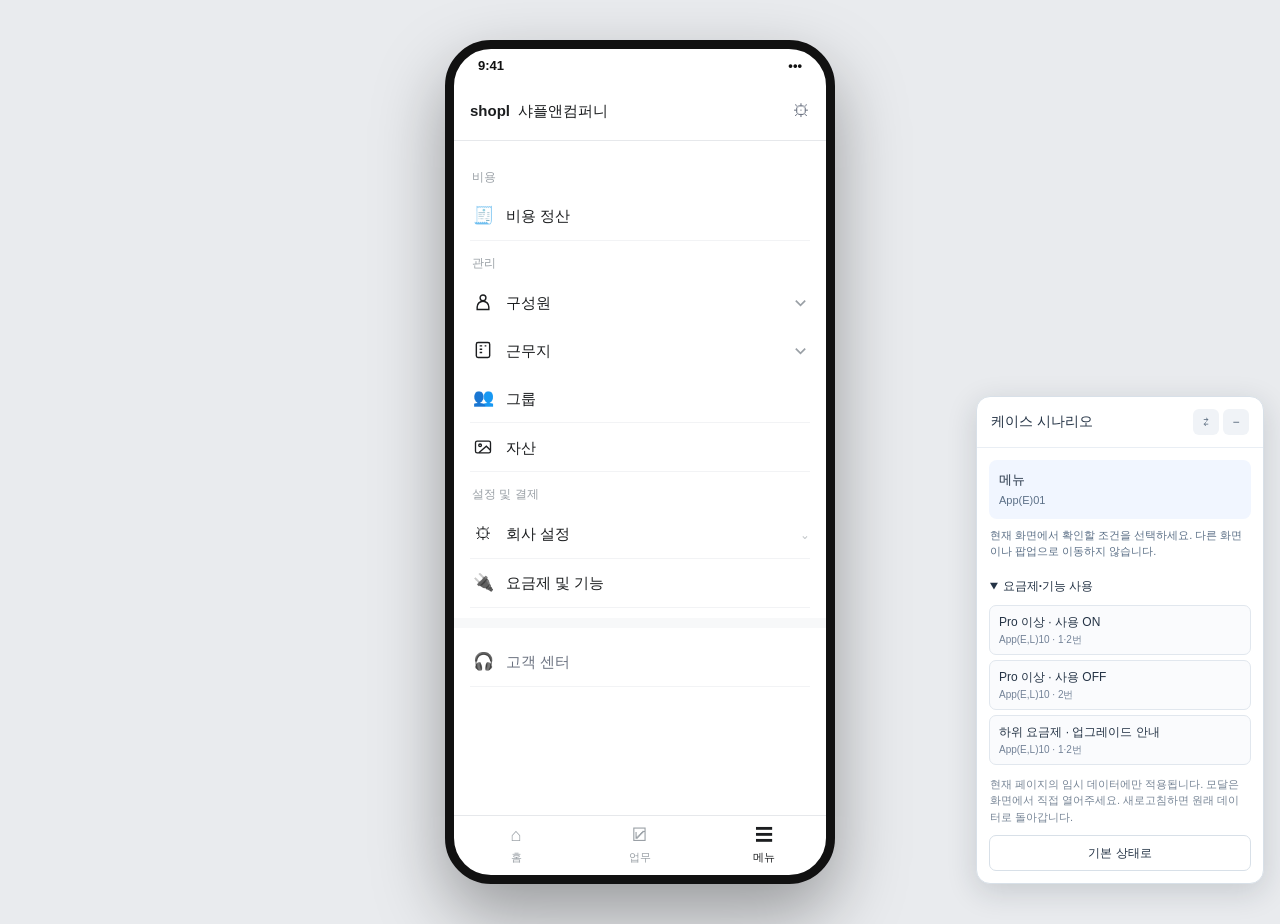
<file: app.html>
<!doctype html>
<html lang="ko">
<head>
<meta charset="utf-8">
<meta name="viewport" content="width=device-width, initial-scale=1">
<title>앱 직원모드 — Shopl 프로토타입</title>
<link rel="stylesheet" href="css/app.css?v=20261128common10">
</head>
<body>
<div id="app"></div>
<script src="js/data.js?v=20261126common17"></script>
<script src="js/qa-panel.js?v=20261127assetgroup"></script>
<script src="js/permission-qa.js?v=20261030qa1"></script>
<script src="js/case-scenarios.js?v=20261105mobile2"></script>
<script src="js/mobile-cases.js?v=20261128common10"></script>
<script src="js/asset-memo.js?v=20261102leave1"></script>
<script src="js/mapp-asset-filter.js?v=20261126fieldtoggle"></script>
<script src="js/mapp-asset-links.js?v=20261105mobile2"></script>
<script src="js/asset-register.js?v=20261126common17"></script>
<script src="js/product-manage.js?v=20261126common17"></script>
<script src="js/mapp-asset-edit.js?v=20261126review2"></script>
<script src="js/mapp-worksite-card.js?v=20261128common09"></script>
<script src="js/mapp-member-assets.js?v=20261128common08order"></script>
<script src="js/app.js?v=20261128common10"></script>
<script>
  AppScreen.render();
</script>
</body>
</html>
</file>
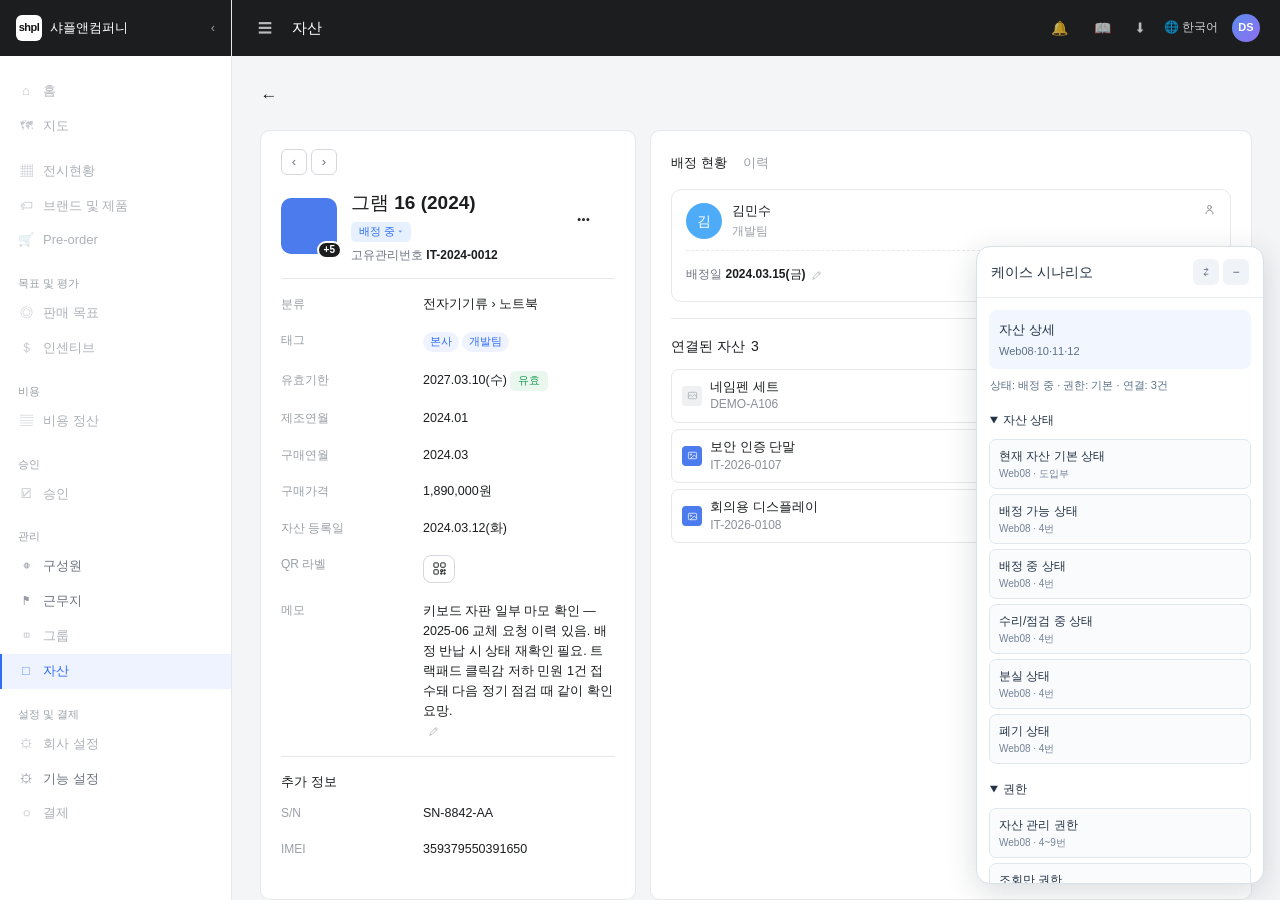
<file: asset-detail.html>
<!doctype html>
<html lang="ko">
<head>
<meta charset="utf-8">
<meta name="viewport" content="width=device-width, initial-scale=1">
<title>자산 상세 — Shopl 프로토타입</title>
<link rel="stylesheet" href="css/app.css?v=20261104cases-final">
</head>
<body>
<div class="app" id="app"></div>
<script src="js/shell.js?v=20261030qa1"></script>
<script src="js/data.js?v=20261126common17"></script>
<script src="js/qa-panel.js?v=20261127assetgroup"></script>
<script src="js/case-scenarios.js?v=20261104cases-final"></script>
<script src="js/dashboard-cases.js?v=20261127assetgroup"></script>
<script src="js/retired-qa.js?v=20261030qa1"></script>
<script src="js/history-qa.js?v=20261126review2"></script>
<script src="js/asset-memo.js?v=20261102leave1"></script>
<script src="js/asset-category-scope.js?v=20261104cases2"></script>
<script src="js/asset-picker.js?v=20261104cases2"></script>
<script src="js/asset-register.js?v=20261126common17"></script>
<script src="js/product-manage.js?v=20261126common17"></script>
<script src="js/target-picker.js?v=20261104cases2"></script>
<script src="js/detail.js?v=20261127linkpicker"></script>
<script>
  Shell.mount({ active: "assets", title: "자산" });
  DetailScreen.render();
</script>
</body>
</html>
</file>
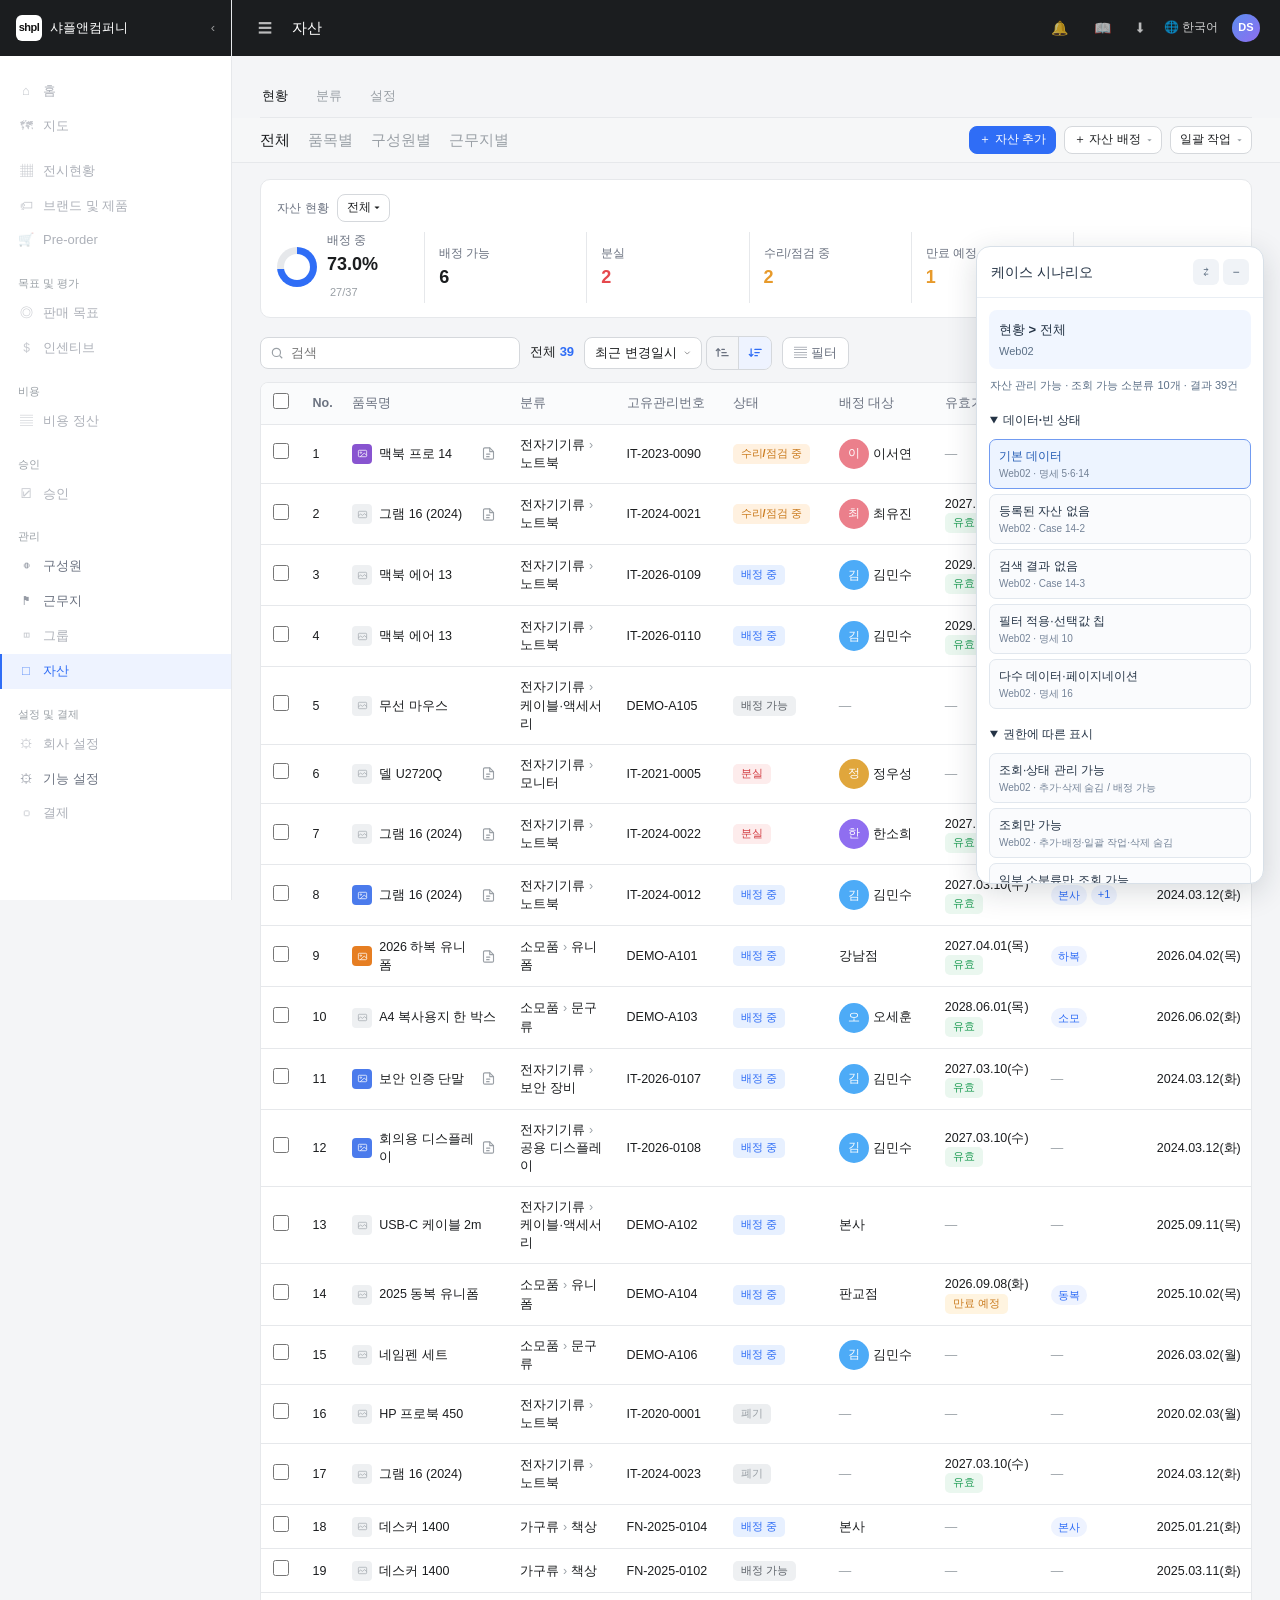
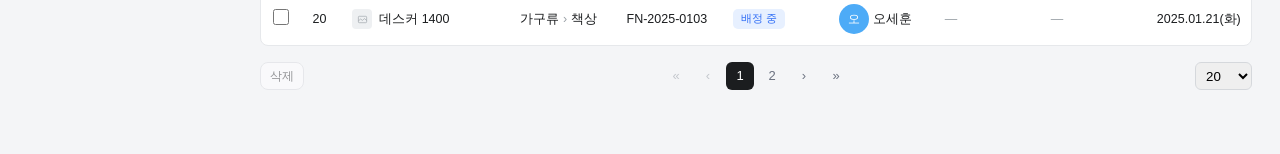
<file: assets.html>
<!doctype html>
<html lang="ko">
<head>
<meta charset="utf-8">
<meta name="viewport" content="width=device-width, initial-scale=1">
<title>자산 · 현황 — Shopl 프로토타입</title>
<link rel="stylesheet" href="css/app.css?v=20261127firsttag">
</head>
<body>
<div class="app" id="app"></div>
<script src="js/shell.js?v=20261030qa1"></script>
<script src="js/data.js?v=20261126common17"></script>
<script src="js/qa-panel.js?v=20261127assetgroup"></script>
<script src="js/case-scenarios.js?v=20261104cases-final"></script>
<script src="js/dashboard-cases.js?v=20261127assetgroup"></script>
<script src="js/permission-qa.js?v=20261030qa1"></script>
<script src="js/filter-qa.js?v=20261030qa1"></script>
<script src="js/asset-memo.js?v=20261102leave1"></script>
<script src="js/target-picker.js?v=20261104cases2"></script>
<script src="js/asset-templates.js?v=20261127assetgroup"></script>
<script src="js/asset-category-scope.js?v=20261104cases2"></script>
<script src="js/asset-picker.js?v=20261104cases2"></script>
<script src="js/asset-register.js?v=20261126common17"></script>
<script src="js/product-manage.js?v=20261126common17"></script>
<script src="js/product-units-modal.js?v=20261103product1"></script>
<script src="js/asset-assignment.js?v=20261104align1"></script>
<script src="js/asset-chip-layout.js?v=20261127firsttag"></script>
<script src="js/assets.js?v=20261127firsttag"></script>
<script>
  Shell.mount({ active: "assets", title: "자산" });
  AssetsScreen.render();
</script>
</body>
</html>
</file>
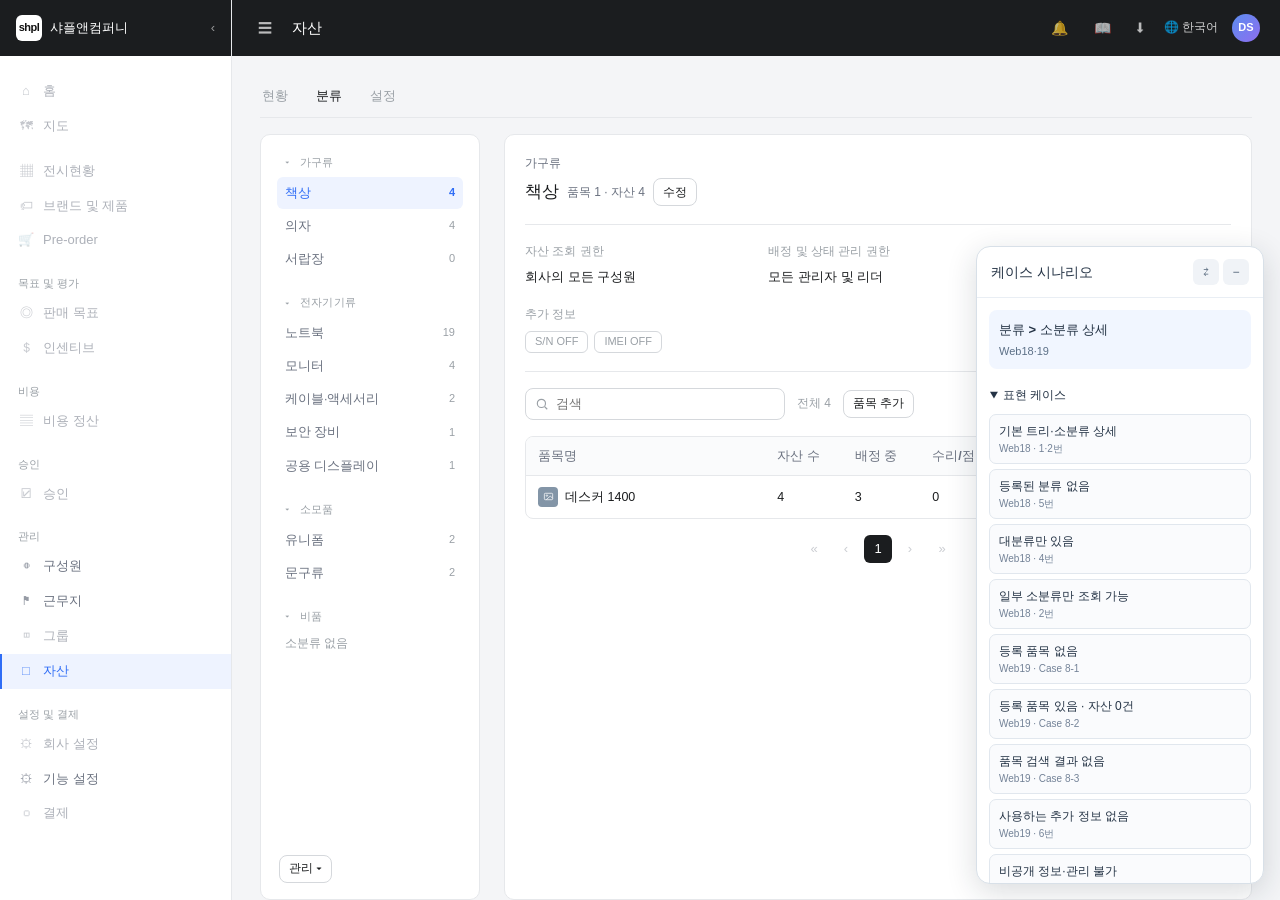
<file: category.html>
<!doctype html>
<html lang="ko">
<head>
<meta charset="utf-8">
<meta name="viewport" content="width=device-width, initial-scale=1">
<title>자산 · 분류 — Shopl 프로토타입</title>
<link rel="stylesheet" href="css/app.css?v=20261127groupmenu">
</head>
<body>
<div class="app" id="app"></div>
<script src="js/shell.js?v=20261030qa1"></script>
<script src="js/data.js?v=20261126common17"></script>
<script src="js/qa-panel.js?v=20261127assetgroup"></script>
<script src="js/case-scenarios.js?v=20261104cases-final"></script>
<script src="js/dashboard-cases.js?v=20261127assetgroup"></script>
<script src="js/permission-qa.js?v=20261030qa1"></script>
<script src="js/asset-memo.js?v=20261102leave1"></script>
<script src="js/asset-templates.js?v=20261127assetgroup"></script>
<script src="js/asset-register.js?v=20261126common17"></script>
<script src="js/product-units-modal.js?v=20261103product1"></script>
<script src="js/product-manage.js?v=20261126common17"></script>
<script src="js/category.js?v=20261127assetgroup"></script>
<script>
  Shell.mount({ active: "assets", title: "자산" });
  CategoryScreen.render();
  if (new URLSearchParams(location.search).get('review') === 'products') {
    window.openAssetProductManageModal(() => CategoryScreen.render(), window.DATA.categories[0]);
  }
</script>
</body>
</html>
</file>
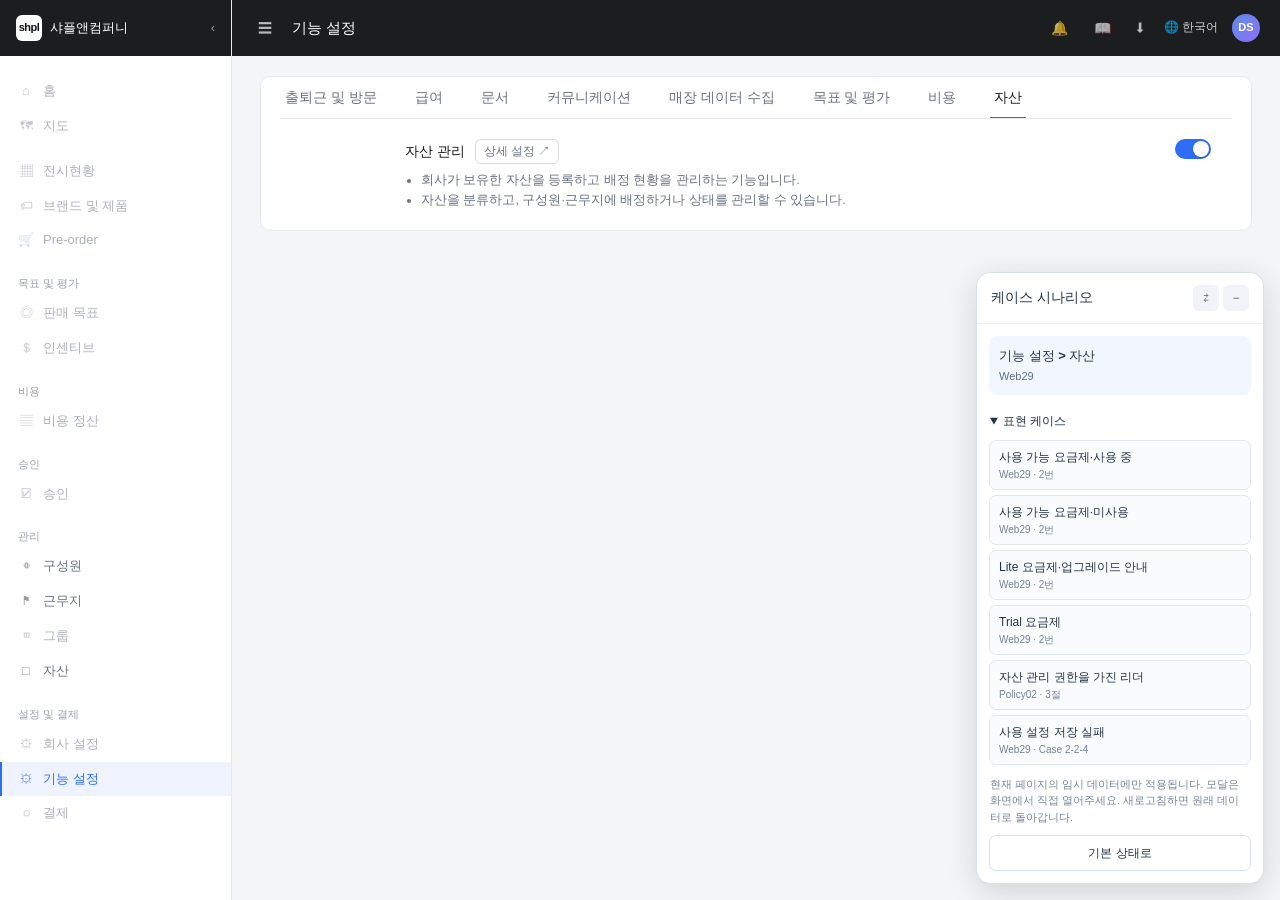
<file: feature-settings.html>
<!doctype html>
<html lang="ko">
<head>
<meta charset="utf-8">
<meta name="viewport" content="width=device-width, initial-scale=1">
<title>기능 설정 — Shopl 프로토타입</title>
<link rel="stylesheet" href="css/app.css?v=20261127web29">
</head>
<body>
<div class="app" id="app"></div>
<script src="js/shell.js?v=20261103feature29"></script>
<script src="js/data.js?v=20261126common17"></script>
<script src="js/qa-panel.js?v=20261127assetgroup"></script>
<script src="js/case-scenarios.js?v=20261104cases-final"></script>
<script src="js/dashboard-cases.js?v=20261127assetgroup"></script>
<script src="js/feature-settings.js?v=20261127web29"></script>
<script>
  Shell.mount({ active: "features", title: "기능 설정" });
  FeatureSettingsScreen.render();
</script>
</body>
</html>
</file>
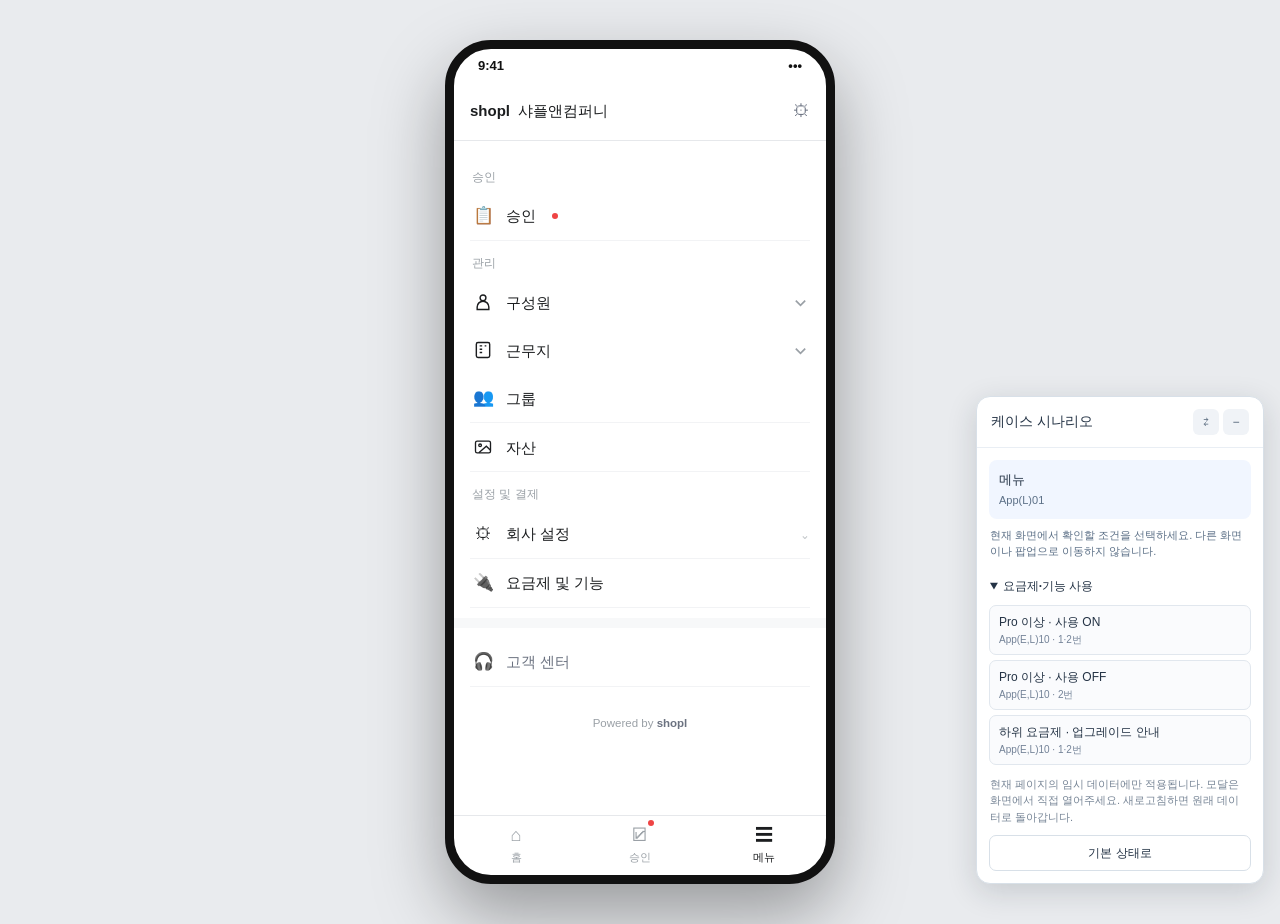
<file: leader.html>
<!doctype html>
<html lang="ko">
<head>
<meta charset="utf-8">
<meta name="viewport" content="width=device-width, initial-scale=1">
<title>앱 리더모드 — Shopl 프로토타입</title>
<link rel="stylesheet" href="css/app.css?v=20261128common10">
</head>
<body>
<div id="app"></div>
<script src="js/data.js?v=20261126common17"></script>
<script src="js/qa-panel.js?v=20261127assetgroup"></script>
<script src="js/permission-qa.js?v=20261030qa1"></script>
<script src="js/case-scenarios.js?v=20261105mobile2"></script>
<script src="js/mobile-cases.js?v=20261128common10"></script>
<script src="js/asset-memo.js?v=20261102leave1"></script>
<script src="js/mapp-asset-filter.js?v=20261126fieldtoggle"></script>
<script src="js/mapp-asset-links.js?v=20261105mobile2"></script>
<script src="js/mapp-worksite-card.js?v=20261128common09"></script>
<script src="js/mapp-member-assets.js?v=20261128common08order"></script>
<script src="js/leader.js?v=20261128common10"></script>
<script>
  LeaderScreen.render();
</script>
</body>
</html>
</file>
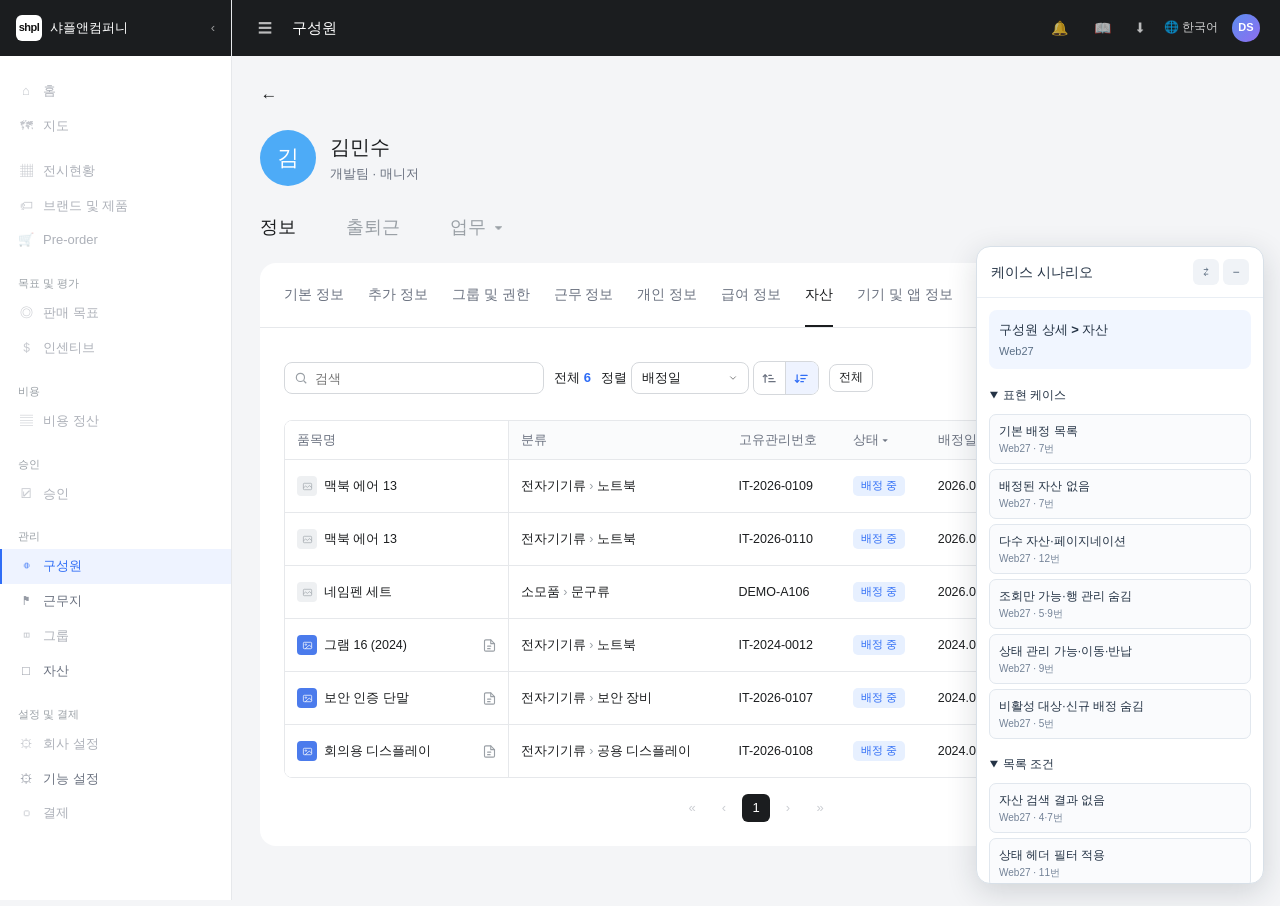
<file: member-detail.html>
<!doctype html>
<html lang="ko">
<head>
<meta charset="utf-8">
<meta name="viewport" content="width=device-width, initial-scale=1">
<title>구성원 상세 — Shopl 프로토타입</title>
<link rel="stylesheet" href="css/app.css?v=20261127firsttag">
</head>
<body>
<div class="app" id="app"></div>
<script src="js/shell.js?v=20261030qa1"></script>
<script src="js/data.js?v=20261126common17"></script>
<script src="js/qa-panel.js?v=20261127assetgroup"></script>
<script src="js/case-scenarios.js?v=20261104cases-final"></script>
<script src="js/dashboard-cases.js?v=20261127assetgroup"></script>
<script src="js/retired-qa.js?v=20261030qa1"></script>
<script src="js/asset-memo.js?v=20261102leave1"></script>
<script src="js/asset-category-scope.js?v=20261104cases2"></script>
<script src="js/asset-picker.js?v=20261104cases2"></script>
<script src="js/target-picker.js?v=20261104cases2"></script>
<script src="js/asset-assignment.js?v=20261104align1"></script>
<script src="js/detail.js?v=20261127linkpicker"></script>
<script src="js/asset-chip-layout.js?v=20261127firsttag"></script>
<script src="js/target-assets.js?v=20261127web28"></script>
<script src="js/member-detail.js?v=20261127web27"></script>
<script>
  Shell.mount({ active: "member", title: "구성원" });
  MemberDetailScreen.render();
</script>
</body>
</html>
</file>
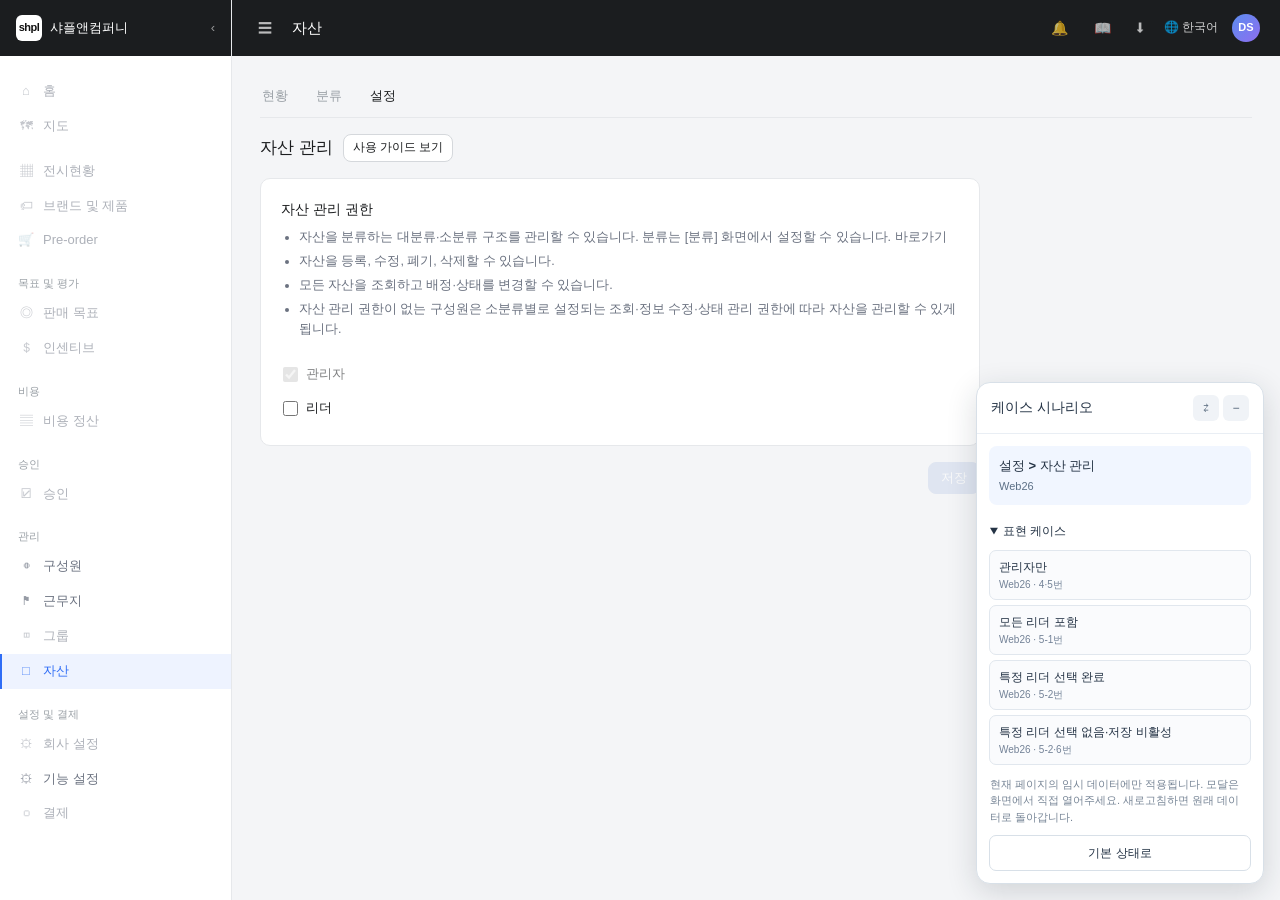
<file: settings.html>
<!doctype html>
<html lang="ko">
<head>
<meta charset="utf-8">
<meta name="viewport" content="width=device-width, initial-scale=1">
<title>자산 · 설정 — Shopl 프로토타입</title>
<link rel="stylesheet" href="css/app.css?v=20261104cases-final">
</head>
<body>
<div class="app" id="app"></div>
<script src="js/shell.js?v=20261030qa1"></script>
<script src="js/data.js?v=20261126common17"></script>
<script src="js/qa-panel.js?v=20261127assetgroup"></script>
<script src="js/case-scenarios.js?v=20261104cases-final"></script>
<script src="js/dashboard-cases.js?v=20261127assetgroup"></script>
<script src="js/settings.js?v=20261125annotation"></script>
<script>
  Shell.mount({ active: "assets", title: "자산" });
  SettingsScreen.render();
</script>
</body>
</html>
</file>
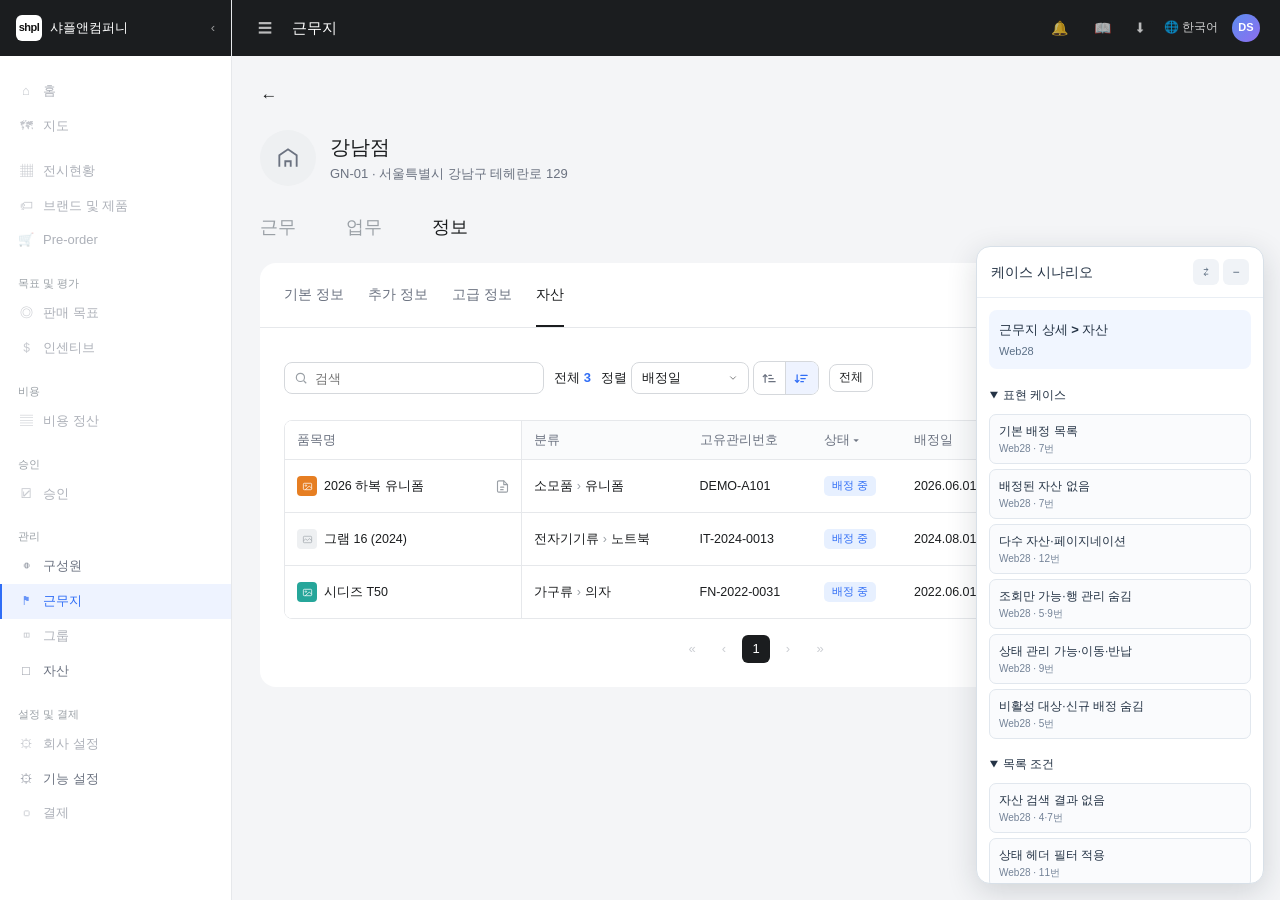
<file: worksite-detail.html>
<!doctype html>
<html lang="ko">
<head>
<meta charset="utf-8">
<meta name="viewport" content="width=device-width, initial-scale=1">
<title>근무지 상세 — Shopl 프로토타입</title>
<link rel="stylesheet" href="css/app.css?v=20261127web28">
</head>
<body>
<div class="app" id="app"></div>
<script src="js/shell.js?v=20261030qa1"></script>
<script src="js/data.js?v=20261126common17"></script>
<script src="js/qa-panel.js?v=20261127assetgroup"></script>
<script src="js/case-scenarios.js?v=20261104cases-final"></script>
<script src="js/dashboard-cases.js?v=20261127assetgroup"></script>
<script src="js/retired-qa.js?v=20261030qa1"></script>
<script src="js/asset-memo.js?v=20261102leave1"></script>
<script src="js/asset-category-scope.js?v=20261104cases2"></script>
<script src="js/asset-picker.js?v=20261104cases2"></script>
<script src="js/target-picker.js?v=20261104cases2"></script>
<script src="js/asset-assignment.js?v=20261104align1"></script>
<script src="js/detail.js?v=20261127linkpicker"></script>
<script src="js/asset-chip-layout.js?v=20261127firsttag"></script>
<script src="js/target-assets.js?v=20261127web28"></script>
<script src="js/worksite-detail.js?v=20261127web28"></script>
<script>
  Shell.mount({ active: "worksite", title: "근무지" });
  WorksiteDetailScreen.render();
</script>
</body>
</html>
</file>
<file: css/app.css>
/* ============ base ============ */
* { box-sizing: border-box; margin: 0; padding: 0; }
:root {
  --bg: #f4f5f7;
  --panel: #ffffff;
  --line: #e6e8eb;
  --line-strong: #d5d8dc;
  --text: #1b1d1f;
  --text-sub: #6b7280;
  --text-mut: #9aa0a6;
  --primary: #2f6df6;
  --primary-weak: #eef3ff;
  --primary-press: #1f57d6;
  --topbar-bg: #1b1d1f;
  --danger: #e5484d;
  --warn: #e79a2b;
  --ok: #1f9d55;
  --radius: 8px;
  --sidebar-w: 232px;
  --topbar-h: 56px;
  font-synthesis-weight: none;
}
html, body {
  background: var(--bg);
  color: var(--text);
  font-family: -apple-system, BlinkMacSystemFont, "Apple SD Gothic Neo", "Pretendard",
    "Malgun Gothic", "Segoe UI", Roboto, sans-serif;
  font-size: 13px;
  line-height: 1.45;
  -webkit-font-smoothing: antialiased;
}
a { color: inherit; text-decoration: none; }
button { font: inherit; cursor: pointer; background: none; border: none; color: inherit; }
ul { list-style: none; }
input { font: inherit; }

/* ============ layout ============ */
.app { display: flex; min-height: 100vh; }
.sidebar {
  width: var(--sidebar-w); flex-shrink: 0;
  background: var(--panel); border-right: 1px solid var(--line);
  position: sticky; top: 0; height: 100vh; overflow-y: auto;
  display: flex; flex-direction: column;
}
.main { flex: 1; min-width: 0; display: flex; flex-direction: column; }

/* ============ sidebar ============ */
.brand {
  height: var(--topbar-h); display: flex; align-items: center; gap: 8px;
  padding: 0 16px; flex-shrink: 0;
  background: var(--topbar-bg); color: #fff;
}
.brand .logo {
  width: 26px; height: 26px; border-radius: 6px; background: #fff;
  color: #111; font-weight: 700; font-size: 11px;
  display: flex; align-items: center; justify-content: center; letter-spacing: -.5px;
}
.brand .co { font-weight: 600; font-size: 13px; }
.brand .collapse { margin-left: auto; color: rgba(255,255,255,.55); }

.nav { padding: 8px 0 24px; flex: 1; }
.nav-group { margin-top: 10px; }
.nav-group > .cap {
  padding: 8px 18px 4px; font-size: 11px; color: var(--text-mut); font-weight: 600;
}
.nav-item {
  display: flex; align-items: center; gap: 9px;
  padding: 8px 18px; color: var(--text-sub); font-size: 13px; border-radius: 0;
}
.nav-item .ic { width: 16px; text-align: center; opacity: .7; font-size: 13px; }
.nav-item:hover { background: #f7f8f9; }
.nav-item.active { color: var(--primary); font-weight: 600; background: var(--primary-weak); box-shadow: inset 2px 0 0 var(--primary); }
.nav-item.disabled { opacity: .55; pointer-events: none; }

/* ============ topbar ============ */
.topbar {
  height: var(--topbar-h); flex-shrink: 0; background: var(--topbar-bg); color: #fff;
  display: flex; align-items: center; gap: 14px; padding: 0 20px;
  position: sticky; top: 0; z-index: 20;
}
.topbar .page-title { font-size: 15px; font-weight: 700; }
.topbar .spacer { flex: 1; }
.topbar .t-ic { color: rgba(255,255,255,.7); font-size: 14px; padding: 6px; }
.topbar .lang { color: rgba(255,255,255,.8); font-size: 12px; }
.topbar .avatar {
  width: 28px; height: 28px; border-radius: 50%;
  background: linear-gradient(135deg,#5b8def,#8f6ef0); color: #fff;
  display: flex; align-items: center; justify-content: center; font-size: 11px; font-weight: 700;
}

/* ============ content ============ */
.content { padding: 20px 28px 60px; flex: 1; }
.tabs {
  display: flex; gap: 24px; border-bottom: 1px solid var(--line); margin-bottom: 16px;
}
.tabs a {
  padding: 11px 2px; font-size: 13px; font-weight: 600; color: var(--text-mut);
}
.tabs a.active { color: var(--text); font-weight: 700; }

.subtabs {
  display: flex; align-items: center; gap: 18px;
  background: #f6f7f8; border-bottom: 1px solid var(--line);
  margin: -16px -28px 16px; padding: 8px 28px;
}
.subtabs > button {
  font-size: 15px; font-weight: 600; color: var(--text-mut); padding: 2px 0;
}
.subtabs > button.active { color: var(--text); font-weight: 700; }
.subtabs .sub-actions { margin-left: auto; display: flex; gap: 8px; }

/* ============ 자산 일괄 추가 ============ */
.bulk-page { max-width: 1440px; margin: 0 auto; }
.bulk-page-head { display: flex; align-items: center; justify-content: space-between; margin-bottom: 18px; }
.bulk-page-head > div { display: flex; align-items: center; gap: 10px; }
.bulk-page-head h2 { font-size: 19px; }
.bulk-page-head [data-bulk-back] { width: 30px; height: 30px; font-size: 28px; line-height: 1; color: var(--text-sub); }
.bulk-upload-card, .bulk-results-card { background: var(--panel); border: 1px solid var(--line); border-radius: 12px; padding: 22px; }
.bulk-upload-card > h3 { font-size: 16px; padding-bottom: 18px; border-bottom: 1px solid var(--line); }
.bulk-upload-grid { display: grid; grid-template-columns: minmax(340px, .9fr) minmax(480px, 1.45fr); min-height: 520px; }
.bulk-step { padding: 24px 26px; min-width: 0; }
.bulk-step + .bulk-step { border-left: 1px solid var(--line); }
.bulk-step-label { display: inline-flex; color: var(--primary); background: var(--primary-weak); border-radius: 5px; padding: 3px 7px; font-size: 11px; font-weight: 700; margin-bottom: 14px; }
.bulk-step h3 { font-size: 15px; margin-bottom: 7px; }
.bulk-step > p, .bulk-ai-title p { color: var(--text-sub); font-size: 12px; margin-bottom: 18px; }
.bulk-method-heading { font-size: 13px; font-weight: 700; margin-top: 28px; }
.bulk-method-list { display: flex; flex-direction: column; gap: 4px; margin: 10px 0 30px; }
.bulk-method-row { display: flex; align-items: flex-start; gap: 7px; }
.bulk-method-row label { display: flex; gap: 9px; align-items: flex-start; padding: 10px 4px; cursor: pointer; line-height: 1.5; flex: 1; min-width: 0; }
.bulk-method-help { flex-shrink: 0; margin-top: 11px; background: transparent; cursor: help; }
.bulk-method-help[data-tip] { position: relative; }
.bulk-method-help[data-tip]:is(:hover, :focus-visible)::after {
  content: attr(data-tip); position: absolute; top: 23px; right: 0; width: 240px; padding: 8px 10px;
  border-radius: 6px; background: #1b1d1f; color: #fff; font-size: 11px; font-weight: 400;
  line-height: 1.5; text-align: left; white-space: normal; z-index: 30;
}
.bulk-method-list input, .bulk-type-box input { width: 16px; height: 16px; margin-top: 1px; accent-color: var(--primary); flex-shrink: 0; }
.bulk-type-box { border-top: 1px solid var(--line); padding-top: 20px; font-size: 13px; }
.bulk-type-box > b { display: block; margin-bottom: 12px; }
.bulk-type-box > div { display: flex; flex-direction: column; gap: 12px; }
.bulk-type-box label { display: flex; align-items: center; gap: 7px; cursor: pointer; }
.bulk-file-step > .btn { margin-bottom: 14px; }
.bulk-file-drop { min-height: 240px; border: 1px dashed var(--line-strong); border-radius: 10px; display: flex; flex-direction: column; align-items: center; justify-content: center; gap: 9px; color: var(--text-sub); text-align: center; padding: 28px; cursor: pointer; transition: .15s ease; }
.bulk-file-drop:hover, .bulk-file-drop.dragover { border-color: var(--primary); background: var(--primary-weak); }
.bulk-file-drop.has-file b { color: var(--primary); }
.bulk-file-drop span { color: var(--text-mut); font-size: 12px; max-width: 360px; overflow: hidden; text-overflow: ellipsis; white-space: nowrap; }
.bulk-panel-actions { display: flex; justify-content: flex-end; gap: 8px; margin-top: 18px; }
.bulk-ai-title { display: block; }
.bulk-ai-toolbar { min-height: 34px; display: flex; align-items: center; gap: 10px; margin-bottom: 12px; }
.bulk-ai-toolbar > span { color: var(--primary); font-size: 12px; font-weight: 600; }
.bulk-ai-toolbar > button { color: var(--text-sub); font-size: 12px; text-decoration: underline; }
.bulk-ai-toolbar > small { margin-left: auto; color: var(--text-mut); font-size: 10.5px; }
.bulk-ai-drop { min-height: 310px; max-height: 540px; overflow-y: auto; border: 1px dashed var(--line-strong); border-radius: 10px; padding: 14px; display: grid; grid-template-columns: repeat(2, minmax(0, 1fr)); gap: 12px; align-content: start; transition: .15s ease; }
.bulk-ai-drop.dragover { border-color: var(--primary); background: var(--primary-weak); }
.bulk-ai-empty { grid-column: 1 / -1; min-height: 270px; display: flex; flex-direction: column; align-items: center; justify-content: center; text-align: center; gap: 8px; color: var(--text-sub); }
.bulk-ai-empty span { color: var(--text-mut); font-size: 12px; max-width: 420px; }
.bulk-photo-group { border: 1px solid var(--line); border-radius: 9px; background: #fafbfc; padding: 11px; min-width: 0; }
.bulk-photo-group.dragover { border-color: var(--primary); box-shadow: 0 0 0 2px rgba(47,109,246,.1); }
.bulk-photo-group header { display: flex; align-items: center; justify-content: space-between; gap: 8px; margin-bottom: 9px; }
.bulk-photo-group header b { font-size: 12px; overflow: hidden; text-overflow: ellipsis; white-space: nowrap; }
.bulk-photo-group header span { font-size: 11px; color: var(--text-mut); flex-shrink: 0; }
.bulk-photo-list { display: grid; grid-template-columns: repeat(5, minmax(0, 1fr)); gap: 6px; }
.bulk-photo { position: relative; aspect-ratio: 1; border: 2px solid transparent; border-radius: 7px; overflow: hidden; background: #e9ecf1; cursor: pointer; user-select: none; }
.bulk-photo.selected { border-color: var(--primary); box-shadow: 0 0 0 2px rgba(47,109,246,.15); }
.bulk-photo img { width: 100%; height: 100%; object-fit: cover; pointer-events: none; }
.bulk-photo > button { position: absolute; width: 20px; height: 20px; border-radius: 50%; background: rgba(0,0,0,.64); color: #fff; line-height: 18px; }
.bulk-photo > .bulk-photo-primary { left: 3px; bottom: 3px; font-size: 15px; }
.bulk-photo > .bulk-photo-primary.active { background: var(--primary); }
.bulk-photo > .bulk-photo-primary:not(.active) { opacity: 0; }
.bulk-photo:hover > .bulk-photo-primary:not(.active), .bulk-photo > .bulk-photo-primary:focus-visible { opacity: 1; }
.bulk-photo > .bulk-photo-remove { right: 3px; top: 3px; }
.bulk-group-add { aspect-ratio: 1; border: 1px dashed var(--line-strong); border-radius: 7px; display: flex; align-items: center; justify-content: center; color: var(--text-mut); cursor: pointer; font-size: 18px; }
.bulk-group-add:hover { color: var(--primary); border-color: var(--primary); background: var(--primary-weak); }
.bulk-results-card { margin-top: 18px; padding: 0; overflow: hidden; }
.bulk-results-head { display: flex; align-items: center; justify-content: space-between; gap: 16px; padding: 20px 22px; }
.bulk-results-actions { display: flex; align-items: center; gap: 14px; }
.bulk-results-head h3 { font-size: 16px; margin-bottom: 4px; }
.bulk-results-head p { color: var(--text-sub); font-size: 12px; }
.bulk-results-head > b { color: var(--text-sub); }
.bulk-results-table-wrap { overflow-x: auto; border-top: 1px solid var(--line); }
.bulk-results-table { width: 100%; min-width: 2040px; border-collapse: collapse; table-layout: fixed; }
.bulk-results-table th, .bulk-results-table td { border-right: 1px solid var(--line); border-bottom: 1px solid var(--line); padding: 10px; text-align: left; vertical-align: top; }
.bulk-results-table th { background: #fafbfc; color: var(--text-sub); font-size: 11.5px; font-weight: 600; }
.bulk-results-table th:nth-child(2), .bulk-results-table td:nth-child(2) { width: 54px; text-align: center; }
.bulk-results-table th:nth-child(3), .bulk-results-table td:nth-child(3) { width: 190px; }
.bulk-results-table th:nth-child(4), .bulk-results-table td:nth-child(4) { width: 190px; }
.bulk-results-table th:nth-child(5), .bulk-results-table td:nth-child(5) { width: 180px; }
.bulk-results-table th:nth-child(6), .bulk-results-table td:nth-child(6) { width: 160px; }
.bulk-results-table th:nth-child(7), .bulk-results-table td:nth-child(7) { width: 190px; }
.bulk-results-table textarea { width: 100%; min-height: 34px; resize: vertical; border: 1px solid var(--line-strong); border-radius: 6px; padding: 7px 9px; background: #fff; font: inherit; }
.bulk-results-table input:disabled, .bulk-results-table .bulk-pick-field:disabled { background: #f6f7f8; color: var(--text-mut); cursor: not-allowed; }
.bulk-results-table .bulk-note-button { height: auto; min-height: 34px; }
.bulk-results-table input, .bulk-pick-field { width: 100%; height: 34px; border: 1px solid var(--line-strong); border-radius: 6px; padding: 0 9px; background: #fff; font: inherit; }
.bulk-results-table input:focus, .bulk-pick-field:focus { outline: 0; border-color: var(--primary); }
.bulk-results-table input.is-error, .bulk-pick-field.is-error { border-color: var(--danger); }
.bulk-pick-field { display: flex; align-items: center; justify-content: space-between; gap: 8px; text-align: left; cursor: pointer; }
.bulk-pick-field span { color: var(--text-mut); }
.bulk-tag-limit { color: var(--text-sub); font-size: 12px; margin-bottom: 12px; }
.bulk-tag-options { max-height: 320px; overflow-y: auto; display: flex; flex-direction: column; gap: 5px; }
.bulk-tag-options label { display: flex; align-items: center; gap: 9px; padding: 8px; border-radius: 5px; cursor: pointer; }
.bulk-tag-options label:hover { background: var(--primary-weak); }
.bulk-tag-unknown { display: flex; flex-wrap: wrap; align-items: center; gap: 5px; padding: 8px 0 12px; }
.bulk-tag-unknown b { width: 100%; color: var(--danger); font-size: 11px; }
.bulk-tag-unknown button { border: 1px solid var(--danger); border-radius: 5px; color: var(--danger); padding: 4px 7px; font-size: 11px; }
.bulk-tag-manage-button { margin-right: auto; }
.bulk-errors-toggle { display: flex; align-items: center; gap: 9px; cursor: pointer; font-size: 12px; white-space: nowrap; }
.bulk-errors-toggle input { position: absolute; opacity: 0; width: 1px; height: 1px; }
.bulk-errors-toggle i { width: 32px; height: 18px; border-radius: 10px; background: var(--line-strong); position: relative; }
.bulk-errors-toggle i::after { content: ""; position: absolute; top: 2px; left: 2px; width: 14px; height: 14px; border-radius: 50%; background: #fff; transition: transform .15s; }
.bulk-errors-toggle input:checked + i { background: var(--primary); }
.bulk-errors-toggle input:checked + i::after { transform: translateX(14px); }
.bulk-errors-toggle input:focus-visible + i { outline: 2px solid var(--primary); outline-offset: 2px; }
.bulk-no-errors { text-align: center !important; color: var(--text-mut); padding: 30px !important; }
.bulk-result-error { background: #fff2f2; }
.bulk-result-error td:first-child { border-left: 3px solid var(--danger); }
.bulk-analysis-error { min-height: 44px; display: flex; flex-direction: column; justify-content: center; gap: 3px; color: var(--danger); }
.bulk-analysis-error span { color: var(--text-sub); font-size: 11.5px; }
.modal.bulk-ai-loading-modal { width: 410px; position: relative; padding: 34px 28px; }
.bulk-ai-loading-modal > button { position: absolute; right: 12px; top: 10px; font-size: 22px; color: var(--text-sub); }
.bulk-ai-loading-modal > div { display: flex; gap: 12px; align-items: center; }
.bulk-ai-loading-modal b { font-size: 14px; }
.bulk-ai-loading-modal p { color: var(--text-sub); font-size: 12px; }

@media (max-width: 1100px) {
  .bulk-upload-grid { grid-template-columns: 1fr; }
  .bulk-step + .bulk-step { border-left: 0; border-top: 1px solid var(--line); }
  .bulk-ai-drop { grid-template-columns: repeat(2, minmax(0, 1fr)); }
}
@media (max-width: 640px) {
  .bulk-ai-drop { grid-template-columns: 1fr; }
}

/* ============ toolbar ============ */
.toolbar {
  display: flex; align-items: center; gap: 8px; flex-wrap: wrap; margin-bottom: 14px;
}
.toolbar .right { margin-left: auto; display: flex; gap: 8px; flex-wrap: wrap; }

.btn {
  height: 32px; padding: 0 12px; border: 1px solid var(--line-strong);
  border-radius: var(--radius); background: var(--panel); color: var(--text);
  display: inline-flex; align-items: center; gap: 6px; font-size: 12.5px; white-space: nowrap;
}
.btn:hover { background: #f7f8f9; }
.btn.primary { background: var(--primary); border-color: var(--primary); color: #fff; }
.btn.primary:hover { background: var(--primary-press); }
.btn.primary:disabled { background: #c7d3ea; border-color: #c7d3ea; color: #fff; cursor: not-allowed; }
.btn.danger { background: var(--danger); border-color: var(--danger); color: #fff; }
.btn.danger:hover { background: #d23b40; }
.btn.danger:disabled { background: #f3c6c8; border-color: #f3c6c8; color: #fff; cursor: not-allowed; }
.btn:disabled { opacity: .5; cursor: not-allowed; }
.btn:disabled:hover { background: var(--panel); }
/* 비활성 사유 툴팁 — cat-manage-icon 등과 동일한 data-tip 컨벤션(네이티브 title 신뢰 불가) */
.btn[data-tip] { position: relative; }
.btn[data-tip]:hover::after {
  content: attr(data-tip);
  position: absolute; top: 100%; left: 0; margin-top: 6px;
  background: #1b1d1f; color: #fff; font-size: 11px; padding: 6px 10px;
  border-radius: 6px; white-space: normal; width: 200px; line-height: 1.4; z-index: 20;
}
.btn.sm { height: 28px; padding: 0 9px; font-size: 12px; }
.btn.icon-only { width: 32px; padding: 0; display: inline-flex; align-items: center; justify-content: center; }
.btn.icon-only svg { width: 15px; height: 15px; }
.btn.icon-only.corner { position: absolute; top: 16px; right: 16px; border-color: transparent; }
.btn.icon-only.corner:hover { background: #f0f1f3; border-color: var(--line-strong); }
.btn .chev { font-size: 10px; color: var(--text-mut); }
.btn.primary .chev { color: #dbe6ff; }

.filter-btn {
  height: 32px; padding: 0 11px; border: 1px solid var(--line-strong); border-radius: var(--radius);
  background: var(--panel); display: inline-flex; align-items: center; gap: 6px; font-size: 12.5px;
  color: var(--text-sub);
}
.filter-btn.set { color: var(--text); border-color: var(--primary); background: var(--primary-weak); }
.filter-btn:hover { background: #f7f8f9; }

.filter-btn b { color: var(--primary); margin-left: 2px; }
.filter-btn.set { color: var(--text); border-color: var(--primary); background: var(--primary-weak); }

.sortbar { display: flex; align-items: center; gap: 4px; }
.sort-key-btn {
  height: 32px; width: 118px; padding: 0 10px; border: 1px solid var(--line-strong); border-radius: var(--radius);
  background: var(--panel); font-size: 12.5px; color: var(--text);
  display: inline-flex; align-items: center; justify-content: space-between; gap: 4px;
  overflow: hidden; white-space: nowrap; text-overflow: ellipsis;
}
.sort-key-btn:hover { background: #f7f8f9; }
.sort-key-btn .th-caret { opacity: .55; }
.sort-dir-group {
  display: flex; border: 1px solid var(--line-strong); border-radius: var(--radius); overflow: hidden;
}
.sort-dir-btn {
  width: 32px; height: 32px; display: flex; align-items: center; justify-content: center; color: var(--text-sub);
}
.sort-dir-btn:not(:last-child) { border-right: 1px solid var(--line-strong); }
.sort-dir-btn:hover { background: #f7f8f9; }
.sort-dir-btn.active { background: var(--primary-weak); color: var(--primary); }
.sort-dir-btn svg { width: 15px; height: 15px; }

/* ============ applied filter chips ============ */
.filterbar { display: flex; gap: 6px; flex-wrap: wrap; margin: 0 0 14px; align-items: center; }
.filter-reset {
  display: flex; align-items: center; justify-content: center; width: 24px; height: 24px;
  border-radius: 6px; color: var(--text-sub); flex-shrink: 0;
}
.filter-reset svg { width: 14px; height: 14px; }
.filter-reset:hover { background: #eef0f2; color: var(--text); }
.filterbar .fchip {
  display: inline-flex; align-items: center; gap: 4px; height: 26px; padding: 0 4px 0 10px;
  background: var(--primary-weak); color: var(--primary); border-radius: 6px; font-size: 11.5px;
}
.filterbar .fchip button { color: var(--primary); font-size: 11px; opacity: .65; padding: 2px 4px; }
.filterbar .fchip button:hover { opacity: 1; }

/* ============ filter modal ============ */
.fmodal { display: flex; height: 420px; }
.fmodal .groups { width: 186px; flex-shrink: 0; border-right: 1px solid var(--line); overflow-y: auto; padding: 8px 0; }
.fmodal .groups button {
  display: flex; align-items: center; justify-content: space-between; gap: 8px;
  width: 100%; text-align: left; padding: 9px 14px; border-left: 2px solid transparent;
}
.fmodal .groups button:hover { background: #f7f8f9; }
.fmodal .groups button.active { background: var(--primary-weak); border-left-color: var(--primary); }
.fmodal .groups .g-text { min-width: 0; display: flex; flex-direction: column; gap: 2px; }
.fmodal .groups .g-name { font-size: 12.5px; font-weight: 600; }
.fmodal .groups .g-sum { font-size: 11px; color: var(--text-mut); overflow: hidden; text-overflow: ellipsis; white-space: nowrap; }
.fmodal .groups .dot { width: 6px; height: 6px; border-radius: 50%; background: var(--primary); flex-shrink: 0; }
.fmodal .opts { flex: 1; overflow-y: auto; padding: 12px 16px; }
.opt { display: flex; align-items: center; gap: 8px; padding: 7px 2px; font-size: 12.5px; cursor: pointer; border-radius: 4px; }
.opt:hover { background: #f7f8f9; }
.opt.child { padding-left: 22px; }
.opt input { width: 15px; height: 15px; accent-color: var(--primary); flex-shrink: 0; }
.opt.is-disabled { opacity: .55; cursor: default; }
.opt.is-disabled:hover { background: none; }
.foot .sum { margin-right: auto; font-size: 12px; color: var(--text-sub); align-self: center; }

/* ============ 설정 — 자산관리 권한 ============ */
.settings-head { display: flex; align-items: center; gap: 10px; margin-bottom: 16px; }
.settings-head h3 { font-size: 17px; font-weight: 700; }
.settings-card { max-width: 720px; border: 1px solid var(--line); border-radius: 10px; background: var(--panel); padding: 20px; }
.settings-card h4 { font-size: 14px; font-weight: 700; margin-bottom: 8px; }
.settings-card .hint { margin: 0 0 16px; }
.settings-hint-list { list-style: disc; margin: 0 0 18px 18px; padding: 0; font-size: 12.5px; color: var(--text-sub); line-height: 1.6; }
.settings-hint-list li + li { margin-top: 4px; }
.settings-card .opt { padding: 8px 2px; }
.settings-foot { max-width: 720px; display: flex; justify-content: flex-end; margin-top: 16px; }

/* ============ dropdown ============ */
.dropdown-menu {
  background: var(--panel); border: 1px solid var(--line-strong); border-radius: 8px;
  box-shadow: 0 8px 24px rgba(0,0,0,.12); padding: 4px; z-index: 150;
  max-height: 260px; overflow-y: auto;
}
.dropdown-menu button {
  display: block; width: 100%; text-align: left; padding: 8px 12px; font-size: 12.5px;
  border-radius: 6px; white-space: nowrap;
}
.dropdown-menu button:hover,
.dropdown-menu button.active { background: var(--primary-weak); color: var(--primary); font-weight: 600; }
.dropdown-empty { padding: 8px 12px; font-size: 12.5px; color: var(--text-mut); }
/* 클릭 동작 없이 호버 툴팁만 있는 메뉴 항목(일괄 작업) — 클릭 가능한 것처럼 보이지 않도록 hover 강조 제거 */
.dropdown-menu button.inert { cursor: default; }
.dropdown-menu button.inert:hover { background: none; color: inherit; font-weight: 400; }
/* JS로 위치를 직접 계산해 붙이는 호버 툴팁 — 드롭다운 메뉴의 overflow-y:auto에 잘리는 걸 피하려고
   ::after 대신 별도 엘리먼트 + position:fixed 사용(2026-09-30) */
.hover-tip {
  background: #1b1d1f; color: #fff; font-size: 11px; padding: 6px 10px;
  border-radius: 6px; white-space: nowrap; line-height: 1.4; z-index: 200; pointer-events: none;
}
.dropdown-sep { height: 1px; background: var(--line); margin: 4px 2px; }

/* ============ stats ============ */
.statwrap { margin-bottom: 18px; }
.statrow2 { display: flex; gap: 10px; margin-bottom: 10px; }
.statrow2:last-child { margin-bottom: 0; }
.statcard { flex: 1; border: 1px solid var(--line); border-radius: 10px; background: var(--panel); padding: 14px 16px; }
.statcard-title { font-size: 11.5px; font-weight: 700; color: var(--text-sub); margin-bottom: 10px; letter-spacing: .01em; }
.statcard-body { display: flex; }
.statcol { flex: 1; display: flex; align-items: center; gap: 10px; padding: 0 14px; min-width: 0; }
.statcol:first-child { padding-left: 0; }
.statcol:not(:first-child) { border-left: 1px solid var(--line); }
.statcol.click { cursor: pointer; }
.statcol.click:hover { opacity: .72; }
.statcol-k { font-size: 11.5px; color: var(--text-sub); }
.statcol-v { font-size: 18px; font-weight: 700; margin-top: 2px; font-variant-numeric: tabular-nums; }
.statcol-v small { font-size: 11px; font-weight: 500; color: var(--text-mut); margin-left: 3px; }
.statcol.alert .statcol-v { color: var(--danger); }
.statcol.warn .statcol-v { color: var(--warn); }
.donut {
  --pct: 0; width: 40px; height: 40px; border-radius: 50%; flex-shrink: 0; position: relative;
  background: conic-gradient(var(--primary) calc(var(--pct) * 1%), var(--line) 0);
}
.donut-hole { position: absolute; inset: 7px; background: var(--panel); border-radius: 50%; }

/* ============ count / search rows ============ */
.countrow { display: flex; align-items: center; gap: 10px; margin-bottom: 12px; }
.countrow .total { font-size: 13px; font-weight: 600; }
.countrow .total b { color: var(--primary); }
.countrow .right { margin-left: auto; display: flex; align-items: center; gap: 8px; }
.searchbox { position: relative; display: inline-flex; }
.searchbox .search { width: 260px; transition: width .15s ease; }
.searchbox .search.expanded { width: 380px; }
.searchbox.has-term .search { padding-right: 30px; }
.search-clear {
  position: absolute; right: 7px; top: 50%; transform: translateY(-50%);
  width: 18px; height: 18px; border-radius: 50%; display: none;
  align-items: center; justify-content: center; font-size: 9px; line-height: 1;
  color: var(--text-sub); background: #e6e8eb;
}
.search-clear:hover { color: var(--text); background: #d8dbdf; }
/* 공통 패턴: 검색어가 있고 + 필드를 호버(또는 포커스)할 때만 노출 */
.searchbox.has-term:hover .search-clear,
.searchbox.has-term:focus-within .search-clear { display: flex; }
.search {
  height: 32px; width: 220px; border: 1px solid var(--line-strong); border-radius: var(--radius);
  padding: 0 10px 0 30px; background: var(--panel) url("data:image/svg+xml,%3Csvg xmlns='http://www.w3.org/2000/svg' width='14' height='14' viewBox='0 0 24 24' fill='none' stroke='%239aa0a6' stroke-width='2'%3E%3Ccircle cx='11' cy='11' r='7'/%3E%3Cpath d='m21 21-4.3-4.3'/%3E%3C/svg%3E") no-repeat 9px center;
}

/* ============ table ============ */
.table-wrap { border: 1px solid var(--line); border-radius: var(--radius); overflow-x: auto; background: var(--panel); }
table { width: 100%; border-collapse: collapse; font-size: 12.5px; min-width: 880px; }
.tbl-all { table-layout:fixed; }
.tbl-all th.td-check, .tbl-all th.overview-no { width:4%; }
.tbl-all th:nth-last-child(8) { width:17%; }
.tbl-all .memo-flag { margin-left:auto; flex:none; }
.overview-holder, .overview-tags { display:flex; align-items:center; gap:4px; }
.overview-avatar { width:24px; height:24px; border-radius:50%; object-fit:cover; }
.overview-tags .tag { min-width:0; overflow:hidden; text-overflow:ellipsis; white-space:nowrap; }
.overview-tags > :last-child:not(.tag) { flex:none; }
.statcard-title:has(.overview-scope) { display:flex; align-items:center; gap:8px; }
.statcard-title .overview-scope { margin:0; gap:2px; }
.overview-download-menu { position:fixed; inset:auto; margin:0; padding:4px; min-width:128px; border:1px solid var(--line); border-radius:6px; background:var(--panel); }
.overview-download-menu button { display:block; width:100%; padding:8px; text-align:left; }
.overview-download-menu button:hover { background:var(--primary-weak); }
/* 품목별 테이블의 컬럼 폭을 고정한다. */
.tbl-product { table-layout: fixed; }
/* 자산 수 등 숫자 컬럼은 폭이 넓어서 우측 정렬하면 옆 칸과 붙어 보임 — 왼쪽 정렬이 더 보기 편함(분류 화면의 품목 테이블과 동일한 이유) */
.tbl-product .num { text-align: left; }
.tbl-product-individual th:first-child { width: 240px; }
.product-status { display: inline-flex; align-items: center; gap: 4px; }
.product-status::before { content: ""; width: 2px; height: 12px; background: var(--status-mark); }
.product-status.assigned { --status-mark: #3299fe; }
.product-status.repair { --status-mark: #ffbb00; }
.product-status.lost { --status-mark: #ff6666; }
.product-status.disposed { --status-mark: #999; }
.product-status.stock { --status-mark: #555; }
/* 구성원별: 이름·사번·휴대폰번호는 짧은 고정값이라 좁게, 배정 자산 수는 숫자라 더 좁게, 배정 자산은 소분류별 개수 목록이 길어질 수 있어 넉넉하게 */
/* 배정 자산 수는 컬럼 폭이 넓어서 우측 정렬하면 옆 칸(배정 자산)과 붙어 보임 — 왼쪽 정렬이 더 보기 편함(.tbl-product .num과 동일한 이유) */
.tbl-employee .num, .tbl-worksite .num { text-align: left; }
.tbl-employee { table-layout: fixed; }
.tbl-employee th:nth-child(1), .tbl-employee td:nth-child(1) { width: 20%; }
.tbl-employee th:nth-child(2), .tbl-employee td:nth-child(2) { width: 13%; }
.tbl-employee th:nth-child(3), .tbl-employee td:nth-child(3) { width: 15%; }
.tbl-employee th:nth-child(4), .tbl-employee td:nth-child(4) { width: 12%; }
.tbl-employee th:nth-child(5), .tbl-employee td:nth-child(5) { width: 40%; }
/* 근무지별: 구성원별과 동일한 구조(정체성 컬럼 + 배정 자산 수 + 배정 자산), 정체성 컬럼이 2개뿐이라 배정 자산에 더 많이 배분 */
.tbl-worksite { table-layout: fixed; }
.tbl-worksite th:nth-child(1), .tbl-worksite td:nth-child(1) { width: 20%; }
.tbl-worksite th:nth-child(2), .tbl-worksite td:nth-child(2) { width: 15%; }
.tbl-worksite th:nth-child(3), .tbl-worksite td:nth-child(3) { width: 12%; }
.tbl-worksite th:nth-child(4), .tbl-worksite td:nth-child(4) { width: 53%; }
/* 세그먼트 공통 스타일 */
/* 트랙 배경(--bg)이 페이지 배경과 완전히 같아서 비활성 상태에서 경계가 거의 안 보였음 — border 대신
   페이지 배경보다 한 단계 진한 --line 색으로 채워서 구분되게 함(테두리보다 자연스러움) */
.type-toggle { display: inline-flex; background: var(--line); border-radius: 10px; padding: 3px; gap: 2px; margin-bottom: 10px; }
.type-toggle button { padding: 6px 14px; border-radius: 8px; font-size: 12.5px; font-weight: 600; color: var(--text-sub); }
.type-toggle button.active { background: var(--panel); color: var(--text); box-shadow: 0 1px 2px rgba(0,0,0,.08); }
thead th {
  text-align: left; padding: 10px 12px; background: #fafbfc; color: var(--text-sub);
  font-weight: 600; border-bottom: 1px solid var(--line); white-space: nowrap;
}
.th-caret { width: 10px; height: 10px; vertical-align: -1px; margin-left: 2px; opacity: .6; }
tbody td { padding: 11px 12px; border-bottom: 1px solid var(--line); vertical-align: middle; }
tbody tr:last-child td { border-bottom: none; }
tbody tr.clickable:hover { background: var(--primary-weak); cursor: pointer; }
td .muted { color: var(--text-mut); }
td .sub { color: var(--text-mut); font-size: 11px; margin-top: 2px; }
.num { text-align: right; font-variant-numeric: tabular-nums; }
.hi { width: 12px; height: 12px; display: inline-block; vertical-align: -1px; fill: none;
  stroke: currentColor; stroke-width: 1.8; stroke-linecap: round; stroke-linejoin: round;
  opacity: .5; margin-right: 3px; }

/* product cell: thumbnail + name + memo flag */
.prodcell { display: flex; align-items: center; gap: 7px; }
.thumb {
  width: 20px; height: 20px; border-radius: 4px; flex-shrink: 0;
  display: flex; align-items: center; justify-content: center; overflow: hidden;
}
.thumb svg { width: 11px; height: 11px; }
.thumb.empty { background: #eef0f2; color: var(--text-mut); }
.prodcell .pname { min-width: 0; }
th.c, td.c { text-align: center; width: 52px; }
.memo-flag { display: inline-flex; color: var(--text-mut); cursor: default; }
.memo-flag svg { width: 15px; height: 15px; }
.memo-flag:hover { color: var(--text-sub); }

/* ============ chips / badges ============ */
.chip {
  display: inline-flex; align-items: center; height: 20px; padding: 0 7px; border-radius: 5px;
  background: #f0f1f3; color: var(--text-sub); font-size: 11px; margin: 1px 3px 1px 0;
}
/* 구성원별·근무지별 "배정된 자산" 컬럼 — 소분류별 개수를 칩으로 나열, 셀 폭에 맞춰 줄바꿈 */
.chip-row { display: flex; flex-wrap: wrap; gap: 4px; }
.chip-row .chip { margin: 0; }
.tag {
  display: inline-flex; align-items: center; height: 20px; padding: 0 7px; border-radius: 10px;
  background: #eef3ff; color: var(--primary); font-size: 11px; margin: 1px 3px 1px 0;
}
.tag-input-wrap {
  display: flex; flex-wrap: wrap; align-items: center; gap: 4px; min-height: 36px;
  padding: 4px 8px; border: 1px solid var(--line-strong); border-radius: var(--radius); background: var(--panel);
}
.tag-chips { display: flex; flex-wrap: wrap; gap: 4px; }
.tag-chip {
  display: inline-flex; align-items: center; gap: 4px; height: 22px; padding: 0 4px 0 9px;
  border-radius: 11px; border: 1px solid transparent; font-size: 11.5px; font-weight: 600; white-space: nowrap;
}
.tag-chip button { display: flex; padding: 2px; opacity: .65; }
.tag-chip button:hover { opacity: 1; }
.tag-chip button svg { width: 10px; height: 10px; }
/* .field input[type=text]의 테두리/배경 규칙보다 명시도를 높여서, 소스 순서와 무관하게 항상 이겨야
   .tag-input-wrap 안의 input이 자체 테두리를 갖지 않고(이중 테두리 방지) wrap의 테두리만 보임 */
.field .tag-input-wrap input[type=text] {
  flex: 1; min-width: 90px; height: auto; width: auto; border: none; outline: none;
  background: transparent; font-size: 12.5px; padding: 4px 2px;
}
.badge { display: inline-flex; align-items: center; height: 20px; padding: 0 8px; border-radius: 5px; font-size: 11px; font-weight: 600; white-space: nowrap; }
.badge.stock { background: #eef0f2; color: #5b6067; }
.badge.assigned { background: #e7f0ff; color: #2f6df6; }
.badge.repair { background: #fff1e0; color: #c9791b; }
.badge.lost { background: #fdecec; color: #d23b40; }
.badge.disposed { background: #eceef0; color: #9aa0a6; }
.badge.clickable { cursor: pointer; gap: 3px; }
.badge.clickable:hover { filter: brightness(0.96); }
.badge.clickable .bchev { font-size: 9px; opacity: .7; }
.badge.exp-valid { background: #eaf7ef; color: #1f9d55; }
.badge.exp-soon { background: #fff4e0; color: #c9791b; }
.badge.exp-over { background: #fdecec; color: #d23b40; }
.type-pill { font-size: 11px; color: var(--text-sub); border: 1px solid var(--line-strong); border-radius: 4px; padding: 1px 5px; white-space: nowrap; }

/* ============ 분류 관리 ============ */
.cat-layout { display: flex; gap: 24px; align-items: flex-start; }
.cat-tree {
  width: 220px; flex-shrink: 0; display: flex; flex-direction: column; gap: 16px;
  border: 1px solid var(--line); border-radius: 10px; background: var(--panel); padding: 16px;
}
.cat-tree-list { display:flex; flex-direction:column; gap:16px; flex:1 1 auto; min-height:0; overflow-y:auto; }
.cat-tree-footer { flex:none; padding:0 2px; }
.cat-tree-group { display: flex; flex-direction: column; gap: 1px; }
.cat-tree-label {
  display: flex; align-items: center; gap: 5px; width: 100%; text-align: left;
  font-size: 11px; font-weight: 700; color: var(--text-mut); letter-spacing: .02em; padding: 4px 8px; margin-bottom: 1px;
}
.cat-tree-label:hover { color: var(--text-sub); }
.cat-tree-chevron { font-size: 9px; width: 10px; flex-shrink: 0; }
.cat-tree-item {
  display: flex; align-items: center; justify-content: space-between; width: 100%;
  padding: 7px 8px; border-radius: 6px; font-size: 12.5px; color: var(--text-sub); text-align: left;
}
.cat-tree-item:hover { background: #f7f8f9; }
.cat-tree-item.active { background: var(--primary-weak); color: var(--primary); font-weight: 600; }
.cat-tree-count { color: var(--text-mut); font-size: 11px; font-variant-numeric: tabular-nums; }
.cat-tree-item.active .cat-tree-count { color: var(--primary); }
.cat-tree-empty { padding: 4px 8px; font-size: 12px; color: var(--text-mut); }

.cat-detail { flex: 1; min-width: 0; border: 1px solid var(--line); border-radius: 10px; background: var(--panel); padding: 20px; }
.cat-detail.is-empty { display: flex; flex-direction: column; align-items: center; justify-content: center; gap: 12px; min-height: 320px; }
.cat-sub-empty { color: var(--text-mut); font-size: 13px; }
.cat-layout.cat-layout-empty { align-items: stretch; }
.cat-empty-page { flex: 1; min-width: 0; display: flex; flex-direction: column; align-items: center; justify-content: center; gap: 12px; }
.cat-empty-page p { font-size: 15px; font-weight: 600; }
.cat-detail-head { display: grid; gap: 6px; padding-bottom: 18px; }
.cat-parent-title, .cat-title-row small { color: var(--text-sub); font-size: 12px; }
.cat-title-row { display: flex; align-items: center; flex-wrap: wrap; gap: 8px; }
.cat-title-row h3 { font-size: 17px; font-weight: 700; }
.cat-detail-kv {
  display: grid; grid-template-columns: repeat(auto-fit, minmax(min(100%, 170px), 1fr));
  gap: 20px 24px; padding: 18px 0; border-block: 1px solid var(--line);
}
.cat-detail-kv > div { display: grid; align-content: start; gap: 7px; min-width: 0; }
.cat-detail-kv .k { color: var(--text-mut); font-size: 12px; }
.cat-detail-kv .v { font-size: 13px; overflow-wrap: anywhere; }
.cat-usage-bullets { display: flex; flex-wrap: wrap; gap: 6px; }
.usebullet {
  display: inline-flex; align-items: center; height: 22px; padding: 0 9px; flex-shrink: 0;
  border: 1px solid var(--line-strong); border-radius: 6px; font-size: 11px; color: var(--text-mut); white-space: nowrap;
}
.usebullet.on { border-color: var(--primary); color: var(--primary); }
.cat-asset-head { margin-top: 20px; padding-top: 16px; border-top: 1px solid var(--line); margin-bottom: 10px; }
.cat-asset-head h4 { font-size: 13px; font-weight: 700; }
.cat-asset-countrow { display: flex; align-items: center; flex-wrap: wrap; gap: 12px; padding: 16px 0; }
.cat-asset-count { font-size: 12px; color: var(--text-mut); }
.cat-asset-countrow .cat-asset-search { margin-left: 0; margin-bottom: 0; }
/* 이 패널 폭에 비해 기본 table의 min-width(880px)가 과해서 컬럼 배치가 틀어짐 — fixed 레이아웃으로 폭 전체를 컬럼별 비율대로 분배 */
.cat-asset-table { min-width: 0; table-layout: fixed; }
.cat-asset-table th:first-child, .cat-asset-table td:first-child { width: 34%; }
/* 컬럼 폭이 넓어지니 숫자를 오른쪽 정렬하면 옆 컬럼과 붙어 보임 — 이 표는 컬럼 폭 안에서 왼쪽 정렬이 더 보기 편함 */
.cat-asset-table .num { text-align: left; }
.cat-asset-search { margin-bottom: 10px; }
.cat-asset-empty { padding: 12px 0; }
.cat-asset-empty p { margin: 0 0 10px; }
.cat-unit-product { font-size: 15px; font-weight: 700; }
/* 자산 목록/배정된 자산 모달 상단의 대상 정보(품목·구성원·근무지)를 아래 목록과 시각적으로 구분하는 박스 */
.modal-info-box { background: var(--bg); border-radius: 8px; padding: 10px 12px; }
/* 자산 목록 모달 전용 너비 — 5열이 답답해 보이지 않게 .modal.lg(620px, 다른 모달과 공용)보다 더 넓게.
   .modal.lg/.modal.sm과 동일하게 .modal과 결합한 선택자로 써야 함 — 단독 클래스는 명시도가 같아서
   소스 순서상 뒤에 나오는 기본 .modal{width:480px}에 덮여버림 */
.modal.units-modal { width: 760px; }
/* 소분류 상세의 권한 범위명(특정 그룹 및 직무/직급·특정 관리자/리더) — 눌러서 지정 대상 조회 모달을 여는 링크형 버튼 */
.perm-value-link { padding: 0; border: 0; background: none; font: inherit; color: var(--primary); text-decoration: underline; text-underline-offset: 2px; cursor: pointer; }
/* 권한 대상 조회 모달 — 조회 전용이라 푸터 없이 목록만. 대상이 많아도 모달 안에서만 스크롤 */
.help-modal.perm-target-modal .body { max-height: 60vh; overflow-y: auto; gap: 20px; }
.perm-target-count { font-size: 12px; color: var(--text-mut); }
.help-modal.perm-target-modal .perm-target-count b { display: inline; margin: 0; color: var(--primary); font-weight: 700; }
.perm-target-label { padding-bottom: 6px; margin-bottom: 4px; border-bottom: 1px solid var(--line); font-size: 12px; font-weight: 700; color: var(--text-sub); }
.perm-target-row { display: flex; align-items: center; gap: 10px; padding: 6px 0; font-size: 13px; }
.perm-target-info { display: flex; flex-direction: column; line-height: 1.4; }
.help-modal.perm-target-modal .perm-target-info b { display: inline; margin: 0; font-weight: 600; }
.perm-target-info span { font-size: 11.5px; color: var(--text-mut); }
/* 상태 5개를 가로 5열 고정 그리드로 — 열 타이틀이 상태를 말해주니 행엔 고유관리번호만.
   개수 0인 열도 그대로 유지(빈 채로)해서 품목이 달라져도 열 배치가 안 흔들림. 스크롤은 모달 전체 하나로(.modal 기본 동작 그대로 사용).
   열 사이 여백을 넉넉히 둬서(gap) 좁아 보이지 않게 함 — 타이틀·고유관리번호 전부 좌측 정렬 */
.cat-unit-list { display: grid; grid-template-columns: repeat(5, 1fr); gap: 0 24px; }
.cat-unit-col-label {
  padding-bottom: 8px; margin-bottom: 6px; border-bottom: 1px solid var(--line);
  font-size: 12px; font-weight: 700; color: var(--text-sub); text-align: left;
}
.cat-unit-col-label .muted { font-weight: 400; }
.cat-unit-no-row {
  display: block; padding: 6px; border-radius: 6px; font-size: 12.5px; color: var(--text);
  text-decoration: none; font-variant-numeric: tabular-nums; text-align: left;
}
.cat-unit-no-row:hover { background: #eef0f2; }

/* 구성원별·근무지별 "배정된 자산" 모달 — 소분류별 세로 섹션(개수가 가변적이라 위 5열 그리드보다 리스트가 맞음).
   섹션 헤더는 접기/펼치기 가능한 버튼(기본 전부 펼침) — category.js 대분류 트리의 ▾/▸ 컨벤션 재사용 */
.assign-group + .assign-group { margin-top: 22px; }
.assign-group-label {
  display: flex; align-items: center; gap: 5px; width: 100%; padding-bottom: 6px; margin-bottom: 4px;
  border: 0; border-bottom: 1px solid var(--line); background: none; cursor: pointer; text-align: left;
  font-size: 12px; font-weight: 700; color: var(--text-sub);
}
.assign-group-label .muted { font-weight: 400; }
.assign-chevron { flex-shrink: 0; width: 10px; font-size: 10px; color: var(--text-mut); }
.assign-row {
  display: flex; align-items: center; justify-content: space-between; gap: 10px;
  padding: 8px; border-radius: 6px; font-size: 12.5px; color: var(--text); text-decoration: none;
}
.assign-row:hover { background: #eef0f2; }

/* 분류 관리 모달 — 구조 편집 전용(추가·이름변경·순서·삭제·대분류이동만. 유형/권한/필드노출은 별도 폼) */
/* 리스트/소분류 생성 화면 전환 시 모달이 내용 크기에 따라 출렁이지 않도록 높이 고정(각 화면 내부만 스크롤) */
.cat-manage-modal { display: flex; flex-direction: column; height: 88vh; max-height: 720px; }
/* 위 body/add-group는 display:flex를 직접 지정해서 [hidden]의 기본 display:none을 덮어써버림 — 모드 전환 시 확실히 숨겨지도록 재지정 */
.cat-manage-modal [hidden] { display: none !important; }
.cat-manage-modal .cat-manage-head { display: flex; align-items: center; gap: 4px; padding: 12px 12px 12px 20px; border-bottom: 1px solid var(--line); flex-shrink: 0; }
.cat-manage-modal .cat-manage-head h3 { padding: 0; border: 0; }
.cat-manage-modal .body { flex: 1; overflow-y: auto; min-height: 0; }
.cat-manage-modal .cat-manage-create { flex: 1; overflow-y: auto; min-height: 0; padding: 18px 20px; }
.cat-manage-create .field { margin-bottom: 22px; }
.field-static { font-size: 12.5px; color: var(--text); padding: 5px 0; }
.cat-manage-select-btn {
  width: 100%; height: 34px; display: flex; align-items: center; justify-content: space-between;
  padding: 0 10px; border: 1px solid var(--line-strong); border-radius: var(--radius); background: var(--panel); font-size: 12.5px; color: var(--text);
}
.cat-manage-select-btn:hover { background: #f7f8f9; }
.cat-manage-select-btn .chev { font-size: 10px; color: var(--text-mut); }
button.usebullet { background: var(--panel); font: inherit; cursor: pointer; }
.help-icon {
  display: inline-flex; align-items: center; justify-content: center; width: 16px; height: 16px;
  border-radius: 50%; border: 1px solid var(--text-mut); color: var(--text-mut); font-size: 10px; font-weight: 700; vertical-align: middle;
}
.help-icon:hover { border-color: var(--primary); color: var(--primary); }
/* 통계 카드처럼 문장 단위 설명이 필요한 곳 — 기존 data-tip은 대부분 짧은 라벨이라
   nowrap이었는데, 여기는 문장이라 줄바꿈 허용 + 너비 제한 */
.stat-help { cursor: default; }
.stat-help[data-tip] { position: relative; }
.stat-help[data-tip]:hover::after {
  content: attr(data-tip); position: absolute; bottom: 100%; left: 50%; transform: translateX(-50%);
  margin-bottom: 6px; background: #1b1d1f; color: #fff; font-size: 11px; line-height: 1.4; padding: 6px 9px;
  border-radius: 6px; white-space: normal; width: 200px; z-index: 20;
}
.help-modal { width: 420px; }
.help-modal-head { display: flex; align-items: center; justify-content: space-between; padding: 18px 20px; border-bottom: 1px solid var(--line); }
.help-modal .help-modal-head h3 { padding: 0; border: 0; font-size: 17px; font-weight: 700; }
.help-modal .body { display: flex; flex-direction: column; gap: 16px; font-size: 13px; line-height: 1.6; color: var(--text); }
.help-modal .body b { display: block; margin-bottom: 4px; }
.radio-row { display: flex; align-items: center; gap: 8px; padding: 9px 4px; font-size: 13px; cursor: pointer; }
/* .field label{display:block}이 .radio-row(라디오도 <label>)보다 명시도가 높아서(0-1-1 > 0-1-0) .field 안에
   놓이면 flex가 깨지고 간격도 사라졌음(배정 추가 모달에서 처음 발견) — .field 안에서도 이기도록 결합 선택자로 덮음 */
.field .radio-row { display: flex; }
/* opacity를 .radio-row 자체가 아니라 내부 요소에만 줌 — 행 전체에 opacity를 주면 hover 툴팁(::after)도
   같은 렌더링 그룹으로 묶여 함께 흐려져서(투명해 보이는 원인) 비활성 상태에서 툴팁을 읽기 어려워짐 */
.radio-row.is-disabled { cursor: not-allowed; }
.radio-row.is-disabled input, .radio-row.is-disabled span { opacity: .4; }
.radio-row input { width: 16px; height: 16px; accent-color: var(--primary); flex-shrink: 0; }
.cat-manage-fieldlist { display: flex; flex-direction: column; }
.cat-manage-fieldrow { display: flex; align-items: center; justify-content: space-between; padding: 10px 0; border-bottom: 1px solid var(--line); font-size: 12.5px; }
.cat-manage-fieldrow:last-child { border-bottom: 0; }
.toggle-switch { width: 36px; height: 20px; border-radius: 10px; background: var(--line-strong); position: relative; flex-shrink: 0; transition: background .15s; }
.toggle-switch.on { background: var(--primary); }
.toggle-knob { position: absolute; top: 2px; left: 2px; width: 16px; height: 16px; border-radius: 50%; background: #fff; transition: left .15s; box-shadow: 0 1px 2px rgba(0,0,0,.2); }
.toggle-switch.on .toggle-knob { left: 18px; }
.cat-manage-add-group { display: flex; gap: 8px; padding: 14px 20px 0; flex-shrink: 0; }
.cat-manage-add-group input { flex: 1; }

/* 권한 선택 모달 — "특정 그룹 및 직무/직급"·"특정 관리자/리더" 대상 요약(선택 전엔 버튼, 선택 후엔 칩 + 해제) */
.perm-target-wrap { margin: 2px 0 10px 26px; }
.perm-target-btn {
  width: 100%; height: 32px; display: flex; align-items: center; justify-content: space-between;
  padding: 0 10px; border: 1px solid var(--line-strong); border-radius: var(--radius); background: var(--panel); font-size: 12.5px; color: var(--text-mut);
}
.perm-target-btn:hover { background: #f7f8f9; }
.perm-target-btn .chev { font-size: 13px; color: var(--text-mut); }
.perm-target-row { display: flex; align-items: center; gap: 6px; }
.perm-target-chips {
  flex: 1; min-width: 0; display: flex; align-items: center; gap: 6px; flex-wrap: wrap;
  min-height: 32px; padding: 5px 10px; border: 1px solid var(--line-strong); border-radius: var(--radius); background: var(--panel);
}
.perm-chip { font-size: 12px; color: var(--text); white-space: nowrap; }
.chip-more { color: var(--text-mut); margin-left: 2px; }
.perm-target-clear {
  width: 32px; height: 32px; flex-shrink: 0; display: flex; align-items: center; justify-content: center;
  border-radius: 6px; color: var(--text-mut);
}
.perm-target-clear svg { width: 13px; height: 13px; }
.perm-target-clear:hover { background: #eef0f2; color: var(--text); }
/* 배정 추가의 대상 선택 결과 — .perm-target-chips/.perm-target-clear(별도 박스 2개)와 달리 아바타+이름+해제(X)를
   한 박스 안에 같이 담음(요청 반영) */
.aa-asset-summary { display:flex; align-items:center; gap:12px; padding:12px; margin-bottom:18px; border:1px solid var(--line); border-radius:8px; background:var(--bg-soft, #f7f8fa); }
.aa-asset-summary > .thumb { flex:none; width:44px; height:44px; }
.aa-asset-summary-main { flex:1; min-width:0; display:flex; flex-direction:column; gap:4px; overflow-wrap:anywhere; }
.aa-asset-summary-main strong { font-size:14px; font-weight:600; }
.aa-asset-summary-main span { font-size:12px; color:var(--text-mut); }
.asset-assignment-summary { border:1px solid var(--line); border-radius:10px; background:var(--bg-soft, #f7f8fa); margin-bottom:18px; overflow:hidden; }
.asset-assignment-summary .aa-asset-summary { border:0; border-radius:0; margin:0; background:transparent; }
.asset-assignment-current { display:flex; flex-direction:column; gap:10px; margin:0 12px; padding:12px 0; border-top:1px solid var(--line); }
.asset-assignment-current .acard-id { min-width:0; overflow-wrap:anywhere; }
.asset-assignment-current .acard-id .badge { margin-left:auto; flex:none; }
.aa-target-selected {
  width: 100%; min-height: 32px; display: flex; align-items: center; gap: 8px;
  padding: 5px 6px 5px 10px; border: 1px solid var(--line-strong); border-radius: var(--radius);
  background: var(--panel); cursor: pointer;
}
.aa-target-selected .perm-chip { flex: 1; min-width: 0; }
.aa-target-x {
  width: 24px; height: 24px; flex-shrink: 0; display: flex; align-items: center; justify-content: center;
  border-radius: 5px; color: var(--text-mut);
}
.aa-target-x svg { width: 12px; height: 12px; }
.aa-target-x:hover { background: #eef0f2; color: var(--text); }
.perm-info-note {
  display: flex; align-items: flex-start; gap: 8px; margin-top: 14px; padding: 12px 14px;
  background: #f6f7f8; border-radius: var(--radius); font-size: 12px; color: var(--text-sub); line-height: 1.5;
}
.perm-info-note svg { width: 15px; height: 15px; flex-shrink: 0; margin-top: 1px; color: var(--text-mut); }
.danger-note {
  display: flex; align-items: flex-start; gap: 8px; padding: 12px 14px;
  background: #fdecec; border-radius: var(--radius); font-size: 12px; color: #d23b40; line-height: 1.5;
}
.danger-note svg { width: 15px; height: 15px; flex-shrink: 0; margin-top: 1px; color: #d23b40; }

/* 재배정 모달 — 안내문구+현재 배정 카드를 한 덩어리로(내부 간격 좁게), 아래 새 배정 대상/배정일
   필드 그룹과는 확실히 분리되도록 간격을 넓게(22px) 줌 */
.ra-current { margin-bottom: 22px; }
.ra-current .perm-info-note { margin-top: 0; margin-bottom: 10px; }

/* 그룹/직무·직급 선택, 구성원 선택 모달 */
.picker-modal { width: 560px; display: flex; flex-direction: column; max-height: 88vh; }
.picker-modal .body { flex: 1; overflow-y: auto; min-height: 0; }

/* 필드가 많아 세로로 길어지는 폼 모달(자산 추가/수정 등) — 헤더·푸터는 고정, 본문만 스크롤 */
.modal.scroll-body { display: flex; flex-direction: column; max-height: 88vh; }
.modal.scroll-body .body { flex: 1; overflow-y: auto; min-height: 0; }

/* 자산 추가/수정 — 소분류 선택 전엔 좁은 1단(왼쪽 컬럼만), 선택 후 오른쪽 컬럼이 붙으며 모달이 넓어짐.
   너비만 transition을 걸어 그 확장이 애니메이션되게 함(참고 이미지: 필수 필드=왼쪽 고정, 나머지=오른쪽) */
.modal.areg { width: 460px; transition: width .22s ease; }
.modal.areg.wide { width: 760px; }
.areg-head {
  min-height: 55px; padding: 0 20px; border-bottom: 1px solid var(--line);
  display: flex; align-items: center; justify-content: space-between; gap: 16px;
}
.modal .areg-head h3 { padding: 0; border: 0; }
.areg-ai-trigger { color: var(--primary); font-size: 12.5px; font-weight: 600; padding: 6px 0; }
.areg-ai-trigger:hover { color: var(--primary-press); }
.modal.areg .body { display: flex; gap: 28px; align-items: flex-start; }
/* 양쪽 다 flex:1 — 오른쪽이 나타나면 정확히 반반, 소분류 미선택으로 오른쪽이 숨겨지면(display:none) 왼쪽
   혼자 남아 모달 너비를 꽉 채움(1단일 때 필드가 어중간하게 좁아 보이지 않게) */
.areg-col-left { flex: 1; min-width: 0; display: flex; flex-direction: column; gap: 16px; }
.areg-col-right { flex: 1; min-width: 0; display: none; flex-direction: column; gap: 16px; }
/* 사진 — 실 업로드 없이 색상 타일로 시뮬레이션. 타일 클릭=대표 지정, 호버 시 우상단 ×=삭제 */
.areg-photo-row { display: flex; flex-wrap: wrap; gap: 8px; }
.areg-photo-tile { position: relative; width: 52px; height: 52px; border-radius: 8px; border: none; flex-shrink: 0; padding: 0; }
.areg-photo-tile.primary { outline: 2px solid var(--primary); outline-offset: 2px; }
.areg-photo-star { position: absolute; top: 3px; left: 4px; font-size: 11px; color: #fff; text-shadow: 0 1px 2px rgba(0,0,0,.5); }
.areg-photo-del {
  position: absolute; top: -6px; right: -6px; width: 18px; height: 18px; border-radius: 50%;
  background: #1b1d1f; color: #fff; display: flex; align-items: center; justify-content: center; opacity: 0; transition: opacity .12s;
}
.areg-photo-tile:hover .areg-photo-del { opacity: 1; }
.areg-photo-del svg { width: 10px; height: 10px; }
.areg-photo-add {
  width: 52px; height: 52px; border-radius: 8px; border: 1px dashed var(--line-strong); background: none;
  color: var(--text-mut); font-size: 20px; flex-shrink: 0; line-height: 1;
}
.areg-photo-add:hover { background: #f7f8f9; color: var(--text); }
/* 앱의 자산 사진 팝업은 터치 환경이라 호버가 없어, 원본(.areg-photo-tile:hover)과 달리 삭제 버튼을
   항상 노출(2026-09-30, .mapp-photo-modal로 스코프해 데스크톱 등록 폼 쪽은 그대로 둠) */
.mapp-photo-modal .areg-photo-del { opacity: 1; }

/* 자산 등록의 AI 사진 입력. 2차 팝업에서 추가한 사진은 성공/직접 입력 전까지 부모 폼에 반영하지 않는다. */
.areg-ai-back { z-index: 320; }
.modal.areg-ai-modal { width: 400px; }
.areg-ai-modal [hidden] { display: none !important; }
.areg-ai-head {
  min-height: 55px; padding: 0 16px 0 20px; border-bottom: 1px solid var(--line);
  display: flex; align-items: center; justify-content: space-between; gap: 16px;
}
.modal .areg-ai-head h3 { padding: 0; border: 0; }
.areg-ai-close {
  width: 28px; height: 28px; border-radius: 7px; color: var(--text-sub);
  display: flex; align-items: center; justify-content: center;
}
.areg-ai-close:hover { background: #f1f3f5; color: var(--text); }
.areg-ai-close svg { width: 13px; height: 13px; }
.areg-ai-guide { font-size: 13px; color: var(--text-sub); margin-bottom: 16px; }
.areg-ai-photos { display: flex; flex-wrap: wrap; gap: 8px; min-height: 52px; }
.areg-ai-photo {
  position: relative; width: 52px; height: 52px; border-radius: 8px; flex-shrink: 0;
  box-shadow: inset 0 0 0 1px rgba(17,19,21,.08);
}
.areg-ai-photo-del {
  position: absolute; top: -6px; right: -6px; width: 18px; height: 18px; border-radius: 50%;
  background: #1b1d1f; color: #fff; display: flex; align-items: center; justify-content: center;
}
.areg-ai-photo-del svg { width: 10px; height: 10px; }
.areg-ai-state:empty { display: none; }
.areg-ai-state { margin-top: 20px; padding-top: 18px; border-top: 1px solid var(--line); }
.areg-ai-analyze { width: 100%; justify-content: center; margin-top: 20px; }
.areg-ai-loading { display: flex; align-items: center; gap: 10px; min-height: 32px; }
.areg-ai-loading b { font-size: 13px; }
.areg-ai-spinner {
  width: 20px; height: 20px; border: 2px solid var(--line-strong); border-top-color: var(--primary);
  border-radius: 50%; animation: areg-ai-spin .8s linear infinite;
}
@keyframes areg-ai-spin { to { transform: rotate(360deg); } }
.areg-ai-test-actions, .areg-ai-result-actions { display: flex; gap: 8px; margin-top: 16px; }
.areg-ai-result { display: flex; flex-direction: column; gap: 6px; }
.areg-ai-result b { font-size: 13.5px; }
.areg-ai-result p { font-size: 12.5px; color: var(--text-sub); }

/* 소분류 변경 모달 — 분류 관리 모달과 같은 대분류/소분류 트리를 라디오 단일선택으로 재구성 */
.submove-group { margin-bottom: 16px; }
.submove-group:last-child { margin-bottom: 0; }
.submove-group-name { font-size: 12px; color: var(--text-sub); font-weight: 600; margin-bottom: 2px; }
.picker-head { display: flex; align-items: center; justify-content: space-between; padding: 18px 20px; border-bottom: 1px solid var(--line); flex-shrink: 0; }
.picker-head h3 { padding: 0; border: 0; font-size: 15px; }
.picker-reset { display: flex; align-items: center; gap: 4px; font-size: 12px; color: var(--primary); }
.picker-reset svg { width: 13px; height: 13px; }
.picker-layout { display: flex; flex: 1; min-height: 0; overflow: hidden; }
.picker-tabs { width: 140px; flex-shrink: 0; padding: 12px 0; border-right: 1px solid var(--line); }
.picker-tab { display: flex; align-items: center; gap: 6px; width: 100%; padding: 10px 20px; font-size: 13px; color: var(--text-sub); text-align: left; }
.picker-tab.active { color: var(--primary); font-weight: 600; background: var(--primary-weak); }
.picker-tab-dot { width: 5px; height: 5px; border-radius: 50%; background: var(--primary); }
.picker-content { flex: 1; min-width: 0; padding: 16px 20px; overflow-y: auto; }
.picker-search {
  width: 100%; height: 36px; border: 1px solid var(--line-strong); background: var(--panel);
  border-radius: var(--radius); padding: 0 12px; font-size: 12.5px; margin-bottom: 12px; flex-shrink: 0;
}
/* flex-column 모달 body(QR 다운로드 등, 목록 영역만 스크롤되게 flex:1을 준 곳) 안에 놓이면 이 둘도
   기본 flex-shrink:1이라 목록이 넘칠 때 같이 짜부라들었음 — 검색창/툴바는 항상 고정 높이 유지해야 함 */
.picker-toolbar { display: flex; align-items: center; padding-bottom: 8px; margin-bottom: 6px; border-bottom: 1px solid var(--line); flex-shrink: 0; }
.picker-toolbar .right { margin-left: auto; }
.picker-check { display: flex; align-items: center; gap: 7px; font-size: 12.5px; cursor: pointer; }
.picker-check input { width: 15px; height: 15px; accent-color: var(--primary); flex-shrink: 0; }
.picker-check.row { padding: 8px 0; }
.picker-tree-row { display: flex; align-items: center; gap: 4px; padding: 6px 0; }
.picker-tree-toggle { width: 16px; flex-shrink: 0; font-size: 10px; color: var(--text-mut); text-align: center; }
.picker-flatlist { display: flex; flex-direction: column; }
.picker-memberlist { display: flex; flex-direction: column; }
/* 좌측 검색+목록 / 우측 선택됨 요약+직접추가+선택 리스트로 나뉜 직원 선택 팝업(설정 화면의 리더 선택 등) */
.picker-split { display: flex; gap: 20px; padding: 18px 20px; flex: 1; overflow: hidden; }
.picker-split-left { flex: 1.3; min-width: 0; display: flex; flex-direction: column; overflow: hidden; }
.picker-split-left .picker-memberlist { flex: 1; overflow-y: auto; }
.picker-split-right { flex: 1; min-width: 0; border-left: 1px solid var(--line); padding-left: 20px; display: flex; flex-direction: column; overflow: hidden; }
.picker-selected-head { display: flex; align-items: center; justify-content: space-between; margin-bottom: 10px; flex-shrink: 0; }
.picker-selected-head b { color: var(--primary); }
.picker-selected-list { flex: 1; overflow-y: auto; display: flex; flex-direction: column; gap: 2px; }
.picker-selected-row { display: flex; align-items: center; gap: 8px; padding: 6px 4px; border-radius: 6px; font-size: 12.5px; }
.picker-selected-row:hover { background: #f7f8f9; }
.picker-selected-row > span:nth-child(2) { flex: 1; }
.picker-selected-remove { width: 22px; height: 22px; flex-shrink: 0; display: flex; align-items: center; justify-content: center; border-radius: 6px; color: var(--text-mut); }
.picker-selected-remove svg { width: 12px; height: 12px; }
.picker-selected-remove:hover { background: #eef0f2; color: var(--text); }
.picker-member-row { display: flex; align-items: center; gap: 10px; padding: 8px 4px; border-radius: 8px; cursor: pointer; }
.picker-member-row:hover { background: #f7f8f9; }
/* 배정/보유 변경 권한 대상이 조회 권한 범위 밖일 때 선택 자체를 막고 사유를 보여줌.
   opacity는 행 전체가 아니라 내부 요소에만 줌(라디오 소분류 변경 트리와 동일한 이유 — 행 전체에 주면
   hover 툴팁도 같은 렌더링 그룹으로 묶여 흐려짐) */
.picker-check.is-disabled, .picker-member-row.is-disabled { cursor: not-allowed; }
.picker-check.is-disabled > *, .picker-member-row.is-disabled > * { opacity: .4; }
.picker-member-row.is-disabled:hover { background: none; }
.picker-check[data-tip], .picker-member-row[data-tip] { position: relative; }
.picker-check[data-tip]:hover::after, .picker-member-row[data-tip]:hover::after {
  content: attr(data-tip);
  position: absolute; top: 100%; left: 0; margin-top: 4px;
  background: #1b1d1f; color: #fff; font-size: 11px; padding: 6px 10px;
  border-radius: 6px; white-space: normal; width: 200px; line-height: 1.4; z-index: 30;
}
.radio-row[data-tip] { position: relative; }
.radio-row[data-tip]:hover::after {
  content: attr(data-tip);
  position: absolute; top: 100%; left: 0; margin-top: 4px;
  background: #1b1d1f; color: #fff; font-size: 11px; padding: 6px 10px;
  border-radius: 6px; white-space: nowrap; width: max-content; line-height: 1.4; z-index: 30;
}
.picker-member-info { display: flex; flex-direction: column; gap: 2px; font-size: 12.5px; }
.picker-member-info span { font-size: 11.5px; color: var(--text-mut); }
.picker-avatar {
  width: 30px; height: 30px; border-radius: 50%; flex-shrink: 0; display: flex; align-items: center; justify-content: center;
  color: #fff; font-size: 12px; font-weight: 700;
}
.picker-avatar.sm { width: 20px; height: 20px; font-size: 10px; }
.cat-manage-input {
  height: 32px; border: 1px solid var(--line-strong); border-radius: var(--radius);
  padding: 0 10px; background: var(--panel); font-size: 12.5px;
}
.cat-manage-add-group .btn { flex-shrink: 0; }
.cat-manage-body { display: flex; flex-direction: column; }
.cat-manage-empty { flex: 1; display: flex; align-items: center; justify-content: center; color: var(--text-mut); font-size: 13px; }
.cat-manage-group { margin-bottom: 16px; }
.cat-manage-row { display: flex; align-items: center; gap: 6px; padding: 4px 8px; border-radius: 6px; }
.cat-manage-row.has-err { background: #fff3f3; }
.cat-manage-row.dragging { opacity: .35; }
.cat-manage-row.drag-over-top { box-shadow: inset 0 2px 0 var(--primary); }
.cat-manage-row.drag-over-bottom { box-shadow: inset 0 -2px 0 var(--primary); }
.cat-manage-group-row { background: #f6f7f8; margin-bottom: 3px; }
.cat-manage-sub-row { padding-left: 30px; }
.cat-manage-sub-row:hover { background: #f7f8f9; }
.cat-manage-handle {
  display: flex; align-items: center; justify-content: center; width: 20px; height: 26px;
  flex-shrink: 0; color: var(--text-mut); cursor: grab; position: relative;
}
.cat-manage-handle svg { width: 14px; height: 14px; }
.cat-manage-handle:active { cursor: grabbing; }
/* 드래그 중(.dragging)에는 뜨지 않게 — 클릭해서 잡고 있는 상태에선 안내가 필요 없고 드래그 시각과도 겹치므로 */
.cat-manage-row:not(.dragging) .cat-manage-handle[data-tip]:hover::after {
  content: attr(data-tip);
  position: absolute; top: 100%; left: 0; margin-top: 6px;
  background: #1b1d1f; color: #fff; font-size: 11px; padding: 4px 8px;
  border-radius: 6px; white-space: nowrap; z-index: 20;
}
.cat-manage-name-field { flex: 1; min-width: 0; display: flex; flex-direction: column; }
.cat-manage-name-field .field-err { margin: 3px 0 1px; }
.cat-manage-add-group .cat-manage-name-field { flex: 1; }
.cat-manage-add-group .cat-manage-input { width: 100%; }
.cat-manage-name-input {
  width: 100%; min-width: 0; height: 28px; font-size: 12.5px; color: var(--text);
  border: 1px solid var(--line-strong); border-radius: 6px; padding: 0 6px; background: var(--panel);
}
.cat-manage-name-input:focus { border-color: var(--primary); }
.cat-manage-group-row .cat-manage-name-input { font-weight: 700; }
.cat-manage-row-acts { display: flex; gap: 1px; flex-shrink: 0; }
.cat-manage-icon {
  width: 26px; height: 26px; flex-shrink: 0; display: flex; align-items: center; justify-content: center;
  border-radius: 6px; color: var(--text-mut);
}
.cat-manage-icon svg { width: 14px; height: 14px; }
.cat-manage-icon:hover:not(.is-disabled) { background: #eef0f2; color: var(--text); }
.cat-manage-icon.is-disabled { opacity: .3; cursor: not-allowed; }
/* 네이티브 title 툴팁이 안 뜨는 환경이 있어 자산 상세 이전/다음 버튼과 동일한 방식(data-tip + ::after)으로 직접 그림 */
.cat-manage-icon[data-tip] { position: relative; }
.cat-manage-icon[data-tip]:hover::after {
  content: attr(data-tip);
  position: absolute; top: 100%; right: 0; margin-top: 6px;
  background: #1b1d1f; color: #fff; font-size: 11px; padding: 4px 8px;
  border-radius: 6px; white-space: nowrap; z-index: 20;
}
.cat-manage-subs { display: flex; flex-direction: column; gap: 1px; }
.cat-manage-add-sub { margin: 6px 0 0 30px; align-self: flex-start; }

/* ============ pagination ============ */
.pager { display: flex; align-items: center; justify-content: center; gap: 4px; padding: 16px 0 4px; position: relative; }
/* > button(직계 자식)만 — 페이지 번호 버튼 전용 크기. 자손 선택자(.pager button)로 두면 .pager-actions
   안의 [삭제] 버튼까지 28px 정사각형으로 눌려서 글자가 밖으로 삐져나오는 문제가 있었음(2026-09-30) */
.pager > button { width: 28px; height: 28px; border-radius: 6px; color: var(--text-sub); }
.pager > button:hover { background: #eef0f2; }
.pager > button.active { background: var(--text); color: #fff; }
.pager > button:disabled { opacity: .35; pointer-events: none; }
.pager .pagesize { position: absolute; right: 0; }
.pager .pagesize select { height: 28px; border: 1px solid var(--line-strong); border-radius: 6px; padding: 0 6px; }
.pager-actions { position: absolute; left: 0; }
/* 폭은 .tbl-all의 nth-child(1) 규칙(4%)이 담당 — 여긴 정렬·체크박스 크기만 */
.td-check { text-align: center; }
.td-check input[type="checkbox"] { width: 16px; height: 16px; cursor: pointer; }

/* ============ modal ============ */
.modal-back {
  position: fixed; inset: 0; background: rgba(17,19,21,.42); display: flex;
  align-items: center; justify-content: center; z-index: 100; padding: 24px;
}
.modal {
  background: var(--panel); border-radius: 12px; width: 480px; max-width: 100%;
  max-height: 88vh; overflow: auto; box-shadow: 0 20px 60px rgba(0,0,0,.25);
}
.modal.lg { width: 620px; }
/* 다른 모달 위에 겹쳐 뜨는 2차 모달(소분류 선택·태그 관리)용 — 너비를 좁혀 뒤 모달의 가장자리가 살짝 보이게 해서 "겹쳐 떠 있다"는 걸 시각적으로 인지 가능하게 함 */
.modal.sm { width: 400px; max-height: 76vh; }
.modal h3 { padding: 18px 20px; font-size: 15px; border-bottom: 1px solid var(--line); }
.modal .body { padding: 18px 20px; }
.modal .foot { padding: 14px 20px; border-top: 1px solid var(--line); display: flex; justify-content: flex-end; gap: 8px; }
/* QR 라벨 — 공용 QR 팝오버 컴포넌트와 동일하게 dim 없는 앵커형 팝오버(openQrPopover) */
.qr-popover {
  position: fixed; width: 320px; background: var(--panel); border: 1px solid var(--line-strong);
  border-radius: 10px; box-shadow: 0 8px 24px rgba(0,0,0,.12); padding: 16px; z-index: 200;
}
.qr-popover-body { display: flex; gap: 16px; align-items: center; }
.qr-popover-acts { display: flex; justify-content: flex-end; gap: 8px; margin-top: 14px; }
/* QR 썸네일 — 호버 시 "라벨 미리보기" 오버레이, 클릭하면 실제 라벨 구성 확대(openLabelPreview) */
.qr-thumb {
  position: relative; width: 96px; height: 96px; flex-shrink: 0; padding: 0;
  border: 1px solid var(--line); border-radius: 8px; overflow: hidden; cursor: pointer;
}
.qr-thumb-hover {
  position: absolute; inset: 0; display: flex; align-items: center; justify-content: center;
  background: rgba(17,19,21,.6); color: #fff; font-size: 11.5px; font-weight: 600;
  opacity: 0; transition: opacity .15s;
}
.qr-thumb:hover .qr-thumb-hover { opacity: 1; }
/* 실제 라벨(다운로드 이미지) 구성 미리보기 — 타이틀/푸터 없는 가벼운 라이트박스(openLabelPreview) */
.label-pop { position: relative; background: var(--panel); border-radius: 12px; box-shadow: 0 20px 60px rgba(0,0,0,.25); }
.label-pop-close {
  position: absolute; top: -12px; right: -12px; width: 28px; height: 28px; border-radius: 50%;
  background: var(--panel); border: 1px solid var(--line); box-shadow: 0 2px 8px rgba(0,0,0,.15);
  display: flex; align-items: center; justify-content: center; color: var(--text-sub); font-size: 12px;
}
.label-pop-close:hover { background: #f0f1f3; color: var(--text); }
.label-sheet {
  width: 200px; display: flex; flex-direction: column; align-items: center; gap: 12px;
  border: 1px dashed var(--line-strong); border-radius: 10px; padding: 24px 16px;
}
.label-qr svg { width: 140px; height: 140px; }
.label-text { text-align: center; }
.label-product { font-size: 13px; font-weight: 700; }
.label-no { font-size: 11.5px; color: var(--text-sub); margin-top: 3px; }
.label-cat { font-size: 11px; color: var(--text-mut); margin-top: 5px; }
.field { margin-bottom: 14px; }
.field label { display: block; font-size: 12px; color: var(--text-sub); margin-bottom: 5px; font-weight: 600; }
.field-label-row { display: flex; align-items: center; justify-content: space-between; margin-bottom: 5px; }
.field-label-row label { margin-bottom: 0; }
.areg-tag-hint { margin: -1px 0 7px; }
.tag-manage-add { display: flex; gap: 8px; }
.tag-manage-add input { flex: 1; }
.tag-manage-list { display: flex; flex-direction: column; gap: 2px; }
.tag-manage-empty { padding: 10px 4px; font-size: 12.5px; color: var(--text-mut); }
.catpick-list { max-height: 320px; overflow-y: auto; }
.catpick-group-name { font-size: 11px; font-weight: 700; color: var(--text-mut); padding: 10px 8px 4px; }
.catpick-row { display: block; width: 100%; text-align: left; padding: 8px 10px; border-radius: 6px; font-size: 12.5px; }
.catpick-row:hover { background: var(--primary-weak); color: var(--primary); }
.catpick-row.active { background: var(--primary-weak); color: var(--primary); font-weight: 600; }
.field .req { color: var(--danger); margin-left: 2px; }
.field-err { font-size: 11px; color: var(--danger); margin-top: 4px; }
input.has-err, .cat-manage-input.has-err, .cat-manage-name-input.has-err { border-color: var(--danger) !important; }
.lock-hint { position: relative; }
.lock-hint:hover::after {
  content: attr(data-tip);
  position: absolute; left: 0; top: 100%; margin-top: 4px;
  background: #1b1d1f; color: #fff; font-size: 11px; padding: 4px 8px;
  border-radius: 6px; white-space: nowrap; z-index: 20;
}
/* .field input[type=text] 등 기본 규칙과 명시도가 같아서(클래스+엘리먼트+속성 vs +가상클래스) 소스 순서로
   밀릴 수 있어, [type=...]까지 붙여 명시도를 한 단계 더 높임(태그 인풋 이중 테두리 때와 동일한 이유) */
.field input[type=text]:disabled, .field input[type=date]:disabled, .field input[type=number]:disabled {
  background: #f4f5f6; color: var(--text-mut); cursor: not-allowed;
}
.tag-input-wrap.is-locked { background: #f4f5f6; cursor: not-allowed; }
.field input[type=text], .field input[type=date], .field input[type=number], .field select, .field textarea {
  width: 100%; height: 34px; border: 1px solid var(--line-strong); border-radius: var(--radius); padding: 0 10px; background: var(--panel);
}
.field textarea { height: 66px; padding: 8px 10px; resize: vertical; }

/* Memo editor: the same toolbar/HTML schema as the dashboard, with a 500-character counter. */
textarea[data-asset-memo-source] { display: none !important; }
.asset-memo-editor { width: 100%; min-width: 0; border: 1px solid var(--line-strong); border-radius: 8px; overflow: hidden; background: #fff; }
.asset-memo-toolbar { display: flex; flex-wrap: wrap; gap: 4px 0; padding: 7px 6px; background: #fafafa; border-bottom: 1px solid var(--line); }
.asset-memo-tools { display: flex; align-items: center; padding: 0 4px; border-right: 1px solid var(--line-strong); }
.asset-memo-tools:last-child { border-right: 0; }
.asset-memo-toolbar button { display: flex; align-items: center; justify-content: center; width: 29px; height: 29px; padding: 3px; border: 0; border-radius: 4px; background: transparent; color: var(--text); font-family: inherit; font-size: 13px; font-weight: 600; cursor: pointer; }
.asset-memo-toolbar button svg { width: 20px; height: 20px; }
.asset-memo-toolbar button:hover:not(:disabled), .asset-memo-toolbar button.active { background: var(--primary-weak); color: var(--primary); }
.asset-memo-toolbar button:disabled { color: #b5b5b5; cursor: default; }
.asset-memo-body { min-height: 160px; max-height: 240px; overflow: auto; }
.asset-memo-body .tiptap { min-height: 160px; padding: 14px; outline: none; font-size: 14px; line-height: 1.6; overflow-wrap: anywhere; }
.asset-memo-body .tiptap p.is-editor-empty:first-child::before { content: attr(data-placeholder); float: left; height: 0; color: #a0a0a0; pointer-events: none; }
.asset-memo-count { display: flex; justify-content: flex-end; gap: 3px; padding: 6px 12px 10px; font-size: 12px; color: #a0a0a0; }
.asset-memo-editor :is(p,h1,h2,h3), .asset-memo-read :is(p,h1,h2,h3) { margin: 0 0 8px; }
.asset-memo-editor h1, .asset-memo-read h1 { font-size: 1.75em; font-weight: 700; }
.asset-memo-editor h2, .asset-memo-read h2 { font-size: 1.4em; font-weight: 700; }
.asset-memo-editor h3, .asset-memo-read h3 { font-size: 1.2em; font-weight: 700; }
.asset-memo-editor :is(ul,ol), .asset-memo-read :is(ul,ol) { margin: 8px 0; padding-left: 24px; }
.asset-memo-editor ul, .asset-memo-read ul { list-style-type: disc; }
.asset-memo-editor ol, .asset-memo-read ol { list-style-type: decimal; }
.asset-memo-editor li, .asset-memo-read li { display: list-item; }
.asset-memo-editor blockquote, .asset-memo-read blockquote { border-left: 3px solid #d6dce4; margin: 8px 0; padding-left: 12px; color: var(--text-sub); }
.asset-memo-editor mark, .asset-memo-read mark { background: #fff3a3; color: inherit; }
.asset-memo-editor a, .asset-memo-read a { color: var(--primary); text-decoration: underline; }
.asset-memo-editor pre, .asset-memo-read pre { margin: 8px 0; padding: 10px; border-radius: 5px; background: #f3f4f6; white-space: pre-wrap; }
.asset-memo-editor img, .asset-memo-read img { max-width: 100%; height: auto; }
.asset-memo-editor ul[data-type=taskList], .asset-memo-read ul[data-type=taskList] { list-style: none; padding-left: 0; }
.asset-memo-editor li[data-type=taskItem], .asset-memo-read li[data-type=taskItem] { display: flex; align-items: flex-start; gap: 8px; }
.asset-memo-editor li[data-type=taskItem] > label, .asset-memo-read li[data-type=taskItem] > label { flex: 0 0 auto; margin-top: 3px; }
.asset-memo-editor li[data-type=taskItem] > div, .asset-memo-read li[data-type=taskItem] > div { flex: 1; }
.asset-memo-read { min-width: 0; width: 100%; overflow-wrap: anywhere; line-height: 1.6; white-space: normal; }
.asset-memo-read > :last-child { margin-bottom: 0; }
.asset-memo-back { position: fixed; inset: 0; background: rgba(0,0,0,.32); display: flex; align-items: center; justify-content: center; }
.asset-memo-panel { display: flex; flex-direction: column; width: 760px; max-width: calc(100% - 32px); max-height: 90%; background: #fff; border-radius: 12px; overflow: hidden; }
.asset-memo-panel > header { display: flex; align-items: center; justify-content: space-between; padding: 16px 20px; border-bottom: 1px solid var(--line); }
.asset-memo-panel h3 { margin: 0; font-size: 17px; }
.asset-memo-close { display: flex; width: 32px; height: 32px; padding: 6px; border: 0; background: transparent; cursor: pointer; }
.asset-memo-close svg { width: 20px; height: 20px; }
.asset-memo-panel-body { padding: 20px; min-height: 0; overflow: auto; }
.asset-memo-panel-body .asset-memo-body { max-height: 360px; min-height: 220px; }
.asset-memo-panel-body .tiptap { min-height: 220px; }
.asset-memo-panel > footer { display: flex; justify-content: flex-end; gap: 8px; padding: 14px 20px; border-top: 1px solid var(--line); }
.asset-memo-mobile { align-items: stretch; }
.asset-memo-mobile .asset-memo-panel { width: 100%; max-width: none; max-height: none; height: 100%; border-radius: 0; }
.asset-memo-mobile .asset-memo-panel-body { display: flex; flex: 1; padding: 16px; }
.asset-memo-mobile .asset-memo-editor { display: flex; flex: 1; flex-direction: column; }
.asset-memo-mobile .asset-memo-body { flex: 1; min-height: 0; max-height: none; }
.asset-memo-mobile .asset-memo-panel > footer .btn { flex: 1; }
.asset-memo-discard { position: absolute; inset: 0; display: flex; align-items: center; justify-content: center; padding: 20px; background: rgba(0,0,0,.35); z-index: 2; }
.asset-memo-discard .modal { width: 400px; max-width: 100%; }
.asset-memo-discard .modal h3 { padding: 20px 20px 0; }
.asset-memo-link-back { position: fixed; inset: 0; display: flex; align-items: center; justify-content: center; padding: 20px; background: rgba(0,0,0,.35); z-index: 420; }
.asset-memo-link-back .modal { width: 420px; max-width: 100%; }
.asset-memo-link-back .field-err[hidden] { display: none; }
.hint { font-size: 11px; color: var(--text-mut); margin-top: 4px; }
.seg { display: inline-flex; border: 1px solid var(--line-strong); border-radius: var(--radius); overflow: hidden; }
.seg button { padding: 7px 14px; font-size: 12.5px; color: var(--text-sub); }
.seg button.active { background: var(--primary); color: #fff; }

/* ============ detail page ============ */
.detail-topbar {
  display: flex; align-items: center; gap: 10px;
  margin: 0 -28px 16px; padding: 4px 22px;
}
.backbtn {
  width: 30px; height: 30px; border-radius: 7px; display: flex; align-items: center;
  justify-content: center; font-size: 17px; color: var(--text); line-height: 1;
}
.backbtn:hover { background: #eceef0; }
.navbtns { display: flex; gap: 4px; margin-bottom: 14px; }
.navbtns a {
  position: relative; width: 26px; height: 26px; border: 1px solid var(--line-strong); border-radius: 6px;
  display: flex; align-items: center; justify-content: center; font-size: 13px; color: var(--text-sub);
}
.navbtns a:hover { background: #f0f1f3; color: var(--text); }
.navbtns a[data-tip]:hover::after {
  content: attr(data-tip); position: absolute; top: 100%; left: 0; margin-top: 6px;
  background: #1b1d1f; color: #fff; font-size: 11px; padding: 4px 8px;
  border-radius: 6px; white-space: nowrap; z-index: 10;
}

.dcard {
  border: 1px solid var(--line); border-radius: 10px; background: var(--panel);
  padding: 18px 20px; margin-bottom: 14px;
}
.dgrid { display: grid; grid-template-columns: 1fr 1.6fr; gap: 14px; align-items: stretch; }
.dgrid .dcard { margin-bottom: 0; }

/* 상세 페이지: 좌우 컬럼 높이를 맞추고, 넘치면 각자 독립 스크롤 */
.content.detail-split { flex: none; height: calc(100vh - var(--topbar-h)); display: flex; flex-direction: column; padding-bottom: 0; overflow: hidden; }
.detail-split .detail-topbar { flex-shrink: 0; }
.detail-split .dgrid { flex: 1; min-height: 0; }
.detail-split .dgrid > .dcard { height: 100%; overflow-y: auto; }

@media (max-width: 860px) {
  .dgrid { grid-template-columns: 1fr; }
  .content.detail-split { height: auto; overflow: visible; display: block; }
  .detail-split .dgrid { flex: none; }
  .detail-split .dgrid > .dcard { height: auto; overflow: visible; }
}

/* 분류 관리: 좌우 컬럼 높이를 맞추고, 넘치면 각자 독립 스크롤 */
.content.cat-split { flex: none; height: calc(100vh - var(--topbar-h)); display: flex; flex-direction: column; padding-bottom: 0; overflow: hidden; }
.cat-split .tabs { flex-shrink: 0; }
.cat-split .cat-layout { flex: 1; min-height: 0; }
.cat-split .cat-layout > .cat-tree, .cat-split .cat-layout > .cat-detail { height: 100%; overflow-y: auto; }

@media (max-width: 860px) {
  .cat-layout { flex-direction: column; }
  .content.cat-split { height: auto; overflow: visible; display: block; }
  .cat-split .cat-layout { flex: none; }
  .cat-split .cat-layout.cat-layout-empty { min-height: 60vh; }
  .cat-split .cat-layout > .cat-tree, .cat-split .cat-layout > .cat-detail { height: auto; overflow: visible; }
}
/* min-height: 이력 탭에서 우측 액션 버튼(hactions)이 hidden 처리될 때 행 높이가 줄어 탭 전환마다 덜컹거리는 것 방지 — 버튼 높이(.btn.sm = 28px)로 고정 */
.dsection-head { display: flex; align-items: center; gap: 8px; margin-bottom: 12px; min-height: 28px; }
.dsection-head h4 { font-size: 13px; font-weight: 700; }
.dsection-head > div:not(.dtabs), .dsection-head .hactions { margin-left: auto; display: flex; gap: 6px; flex-wrap: wrap; }
.dsection-head button[data-act] { margin-left: auto; }
.dsection-head .hactions button { margin-left: 0; }
/* [hidden]은 UA 기본 규칙(낮은 특이성)이라 위 display:flex 규칙에 밀려 무시되기 쉬움 — 명시적으로 이겨줌 */
.dsection-head .hactions[hidden], .stock-toolbar[hidden] { display: none; }

/* header card */
.dhead-top { display: flex; align-items: flex-start; gap: 14px; }
.dhead-id { display: flex; gap: 14px; align-items: center; min-width: 0; }
.dthumb {
  width: 56px; height: 56px; border-radius: 10px; flex-shrink: 0;
  display: flex; align-items: center; justify-content: center; position: relative;
  padding: 0; border: none; cursor: default;
}
button.dthumb { cursor: pointer; }
button.dthumb:hover { filter: brightness(0.94); }
.dthumb svg { width: 22px; height: 22px; }
.dthumb.empty { background: #eef0f2; color: var(--text-mut); }
.dthumb .tcount {
  position: absolute; right: -5px; bottom: -5px; min-width: 20px; height: 18px; padding: 0 5px;
  border-radius: 9px; background: #1b1d1f; color: #fff; font-size: 10px; font-weight: 700;
  display: flex; align-items: center; justify-content: center; border: 2px solid var(--panel);
}
.dhead-id h1 { font-size: 19px; font-weight: 700; }
.dhead-sub { display: block; margin-top: 5px; font-size: 12px; color: var(--text-sub); }
.dhead-sub b { color: var(--text); font-weight: 600; }
.ddot { color: var(--line-strong); }
.avatar-sm { width: 18px; height: 18px; border-radius: 50%; background: linear-gradient(135deg,#5b8def,#8f6ef0); color: #fff; font-size: 9px; font-weight: 700; display: flex; align-items: center; justify-content: center; }
.dhead-actions { display: flex; gap: 6px; flex-wrap: wrap; margin: 14px 0 4px; }
.dsection { border-top: 1px solid var(--line); margin-top: 14px; padding-top: 16px; }

/* kv grid */
.kv2 { display: grid; grid-template-columns: 110px 1fr; row-gap: 18px; column-gap: 32px; font-size: 12.5px; }
.kv2 > div { display: contents; }
.kv2 .k { color: var(--text-mut); font-size: 12px; padding-top: 1px; }
.kv2 .v { color: var(--text); }

/* list rows in cards */
.dlist { font-size: 12.5px; }
.drow { display: flex; align-items: center; gap: 10px; padding: 10px 0; border-bottom: 1px solid var(--line); }
.drow:first-child { padding-top: 2px; }
.drow:last-child { border-bottom: none; padding-bottom: 2px; }
.drow .who { display: flex; align-items: center; }
.drow .since { margin-left: auto; }
.drow .qty { margin-left: auto; font-variant-numeric: tabular-nums; font-weight: 600; cursor: pointer; border-bottom: 1px dashed var(--line-strong); }
.drow .qty:hover { color: var(--primary); border-color: var(--primary); }
/* 값 수정 팝오버(공용) — 수량 변경·배정일 수정에서 재사용 */
.qty-popover {
  position: fixed; background: var(--panel); border: 1px solid var(--line-strong);
  border-radius: 10px; box-shadow: 0 8px 24px rgba(0,0,0,.12); padding: 10px; z-index: 200;
}
.qty-stepper { display: flex; align-items: center; gap: 6px; }
.qty-step {
  width: 28px; height: 28px; border: 1px solid var(--line-strong); border-radius: 6px;
  background: var(--panel); font-size: 14px; line-height: 1; flex-shrink: 0;
}
.qty-step:hover:not(:disabled) { background: #f7f8f9; }
.qty-step:disabled { opacity: .4; }
.qty-stepper input {
  width: 68px; height: 28px; border: 1px solid var(--line-strong); border-radius: 6px;
  padding: 0 8px; font-size: 12.5px; text-align: center; font-variant-numeric: tabular-nums;
}
/* 날짜 입력 공통 컴포넌트 — YYYY.MM.DD 텍스트 마스킹 + 달력 아이콘(네이티브 피커 오버레이) */
.dfield { position: relative; display: inline-block; }
.dfield input[type="text"] {
  width: 150px; height: 28px; border: 1px solid var(--line-strong); border-radius: 6px;
  padding: 0 26px 0 8px; font-size: 12.5px; font-variant-numeric: tabular-nums;
}
.dfield-pick {
  position: absolute; right: 6px; top: 50%; transform: translateY(-50%);
  width: 16px; height: 16px; color: var(--text-mut); pointer-events: none;
}
.dfield-pick svg { width: 100%; height: 100%; fill: none; stroke: currentColor; stroke-width: 1.6; stroke-linecap: round; stroke-linejoin: round; }
/* 네이티브 date input은 inset만으로는 브라우저 자체 최소 크기(가로가 세로보다 작게 잡힘)가 우선돼서 클릭 판정
   영역이 아이콘보다 좁고 한쪽으로 치우쳐 있었음(실측 22×34, 기대 28×28) — width/height를 명시로 강제.
   제조연월·구매연월의 <input type="month">도 동일 오버레이 처리(2026-09-30, 이 선택자가 없으면 아이콘
   뒤에 숨어야 할 네이티브 입력이 일반 인라인 요소로 그대로 드러나 보임) */
.dfield-pick input[type="date"], .dfield-pick input[type="month"] { position: absolute; inset: -8px; width: 32px; height: 32px; opacity: 0; cursor: pointer; pointer-events: auto; }
.qty-pop-remain { margin-top: 6px; font-size: 11.5px; color: var(--text-mut); }
.qty-pop-title { margin-bottom: 12px; font-size: 13px; font-weight: 700; }
.qty-pop-label { display: block; margin-bottom: 6px; font-size: 11.5px; font-weight: 600; color: var(--text-sub); }
.qty-deduct-input {
  width: 100%; height: 32px; border: 1px solid var(--line-strong); border-radius: 6px;
  padding: 0 9px; font-size: 12.5px; font-variant-numeric: tabular-nums;
}
.qty-deduct-input.is-error { border-color: #e05555; }
.mapp-add-field input.is-error { border-color: #e05555; }
.qty-pop-help { margin-top: 8px; max-width: 230px; color: var(--text-sub); font-size: 11.5px; line-height: 1.45; }
.qty-deduct-error { margin-top: 6px; font-size: 11.5px; color: #e05555; }
.qty-pop-acts { display: flex; justify-content: flex-end; gap: 6px; margin-top: 8px; }
.btn:disabled { opacity: .45; pointer-events: none; }

/* 대상 현황 — 전체 카운트 + 검색(카테고리 선택) */
.stock-toolbar { display: flex; align-items: center; gap: 10px; margin-bottom: 12px; }
.stock-count { font-size: 12.5px; font-weight: 600; }
.stock-count b { color: var(--primary); }
.stock-search { margin-left: auto; display: flex; }
/* 네이티브 select 대신 앱 공용 dropdown-menu(openStockCatMenu)를 여는 트리거 버튼 — 겉보기는 기존 select와 동일하게 유지 */
.stock-search .stock-cat-btn {
  height: 30px; border: 1px solid var(--line-strong); border-right: none;
  border-radius: var(--radius) 0 0 var(--radius); padding: 0 8px; font-size: 12px;
  background: #fafbfc; color: var(--text-sub); display: inline-flex; align-items: center; gap: 4px;
}
.stock-search .stock-cat-btn .bchev { font-size: 9px; opacity: .6; }
.stock-search input {
  height: 30px; width: 200px; border: 1px solid var(--line-strong);
  border-radius: 0 var(--radius) var(--radius) 0; padding: 0 10px; font-size: 12.5px;
}
.stock-search.solo input { border-radius: var(--radius); }

/* 배정 현황 — 카드형 행 */
.acard-list { display: flex; flex-direction: column; gap: 10px; }
.acard { position: relative; border: 1px solid var(--line); border-radius: 10px; padding: 12px 14px; }
.acard-id { display: flex; align-items: center; gap: 10px; }
/* 구성원/근무지 구분 — 프로필 이미지+이름+그룹(공통 컴포넌트) 영역은 건드리지 않고 카드 모서리에 별도 표시 */
.acard-type { position: absolute; top: 12px; right: 14px; }
.acard-type .hi { margin-right: 0; width: 13px; height: 13px; }
.acard-avatar {
  width: 36px; height: 36px; border-radius: 50%; flex-shrink: 0;
  display: flex; align-items: center; justify-content: center;
  color: #fff; font-size: 14px; font-weight: 700;
}
.acard-avatar.ws { background: #eef0f2; color: var(--text-sub); }
.acard-avatar.ws svg { width: 18px; height: 18px; }
.acard-name { font-size: 13px; font-weight: 600; }
.acard-sub { font-size: 11.5px; color: var(--text-mut); margin-top: 2px; }
.acard-foot {
  display: flex; align-items: center; justify-content: space-between;
  margin-top: 10px; padding-top: 10px; border-top: 1px dashed var(--line);
}
.acard-date { font-size: 12px; color: var(--text-sub); }
.acard-date b { color: var(--text); font-weight: 600; }
/* 배정일 옆 수정 아이콘 — 재배정/반납과 성격이 다른 가벼운 데이터 정정이라 버튼 대신 인라인 아이콘으로 축소 */
.icon-edit {
  display: inline-flex; align-items: center; justify-content: center; vertical-align: -3px;
  width: 18px; height: 18px; margin-left: 2px; border-radius: 4px; color: var(--text-mut); opacity: .7;
}
.icon-edit:hover { background: #f0f1f3; color: var(--text-sub); opacity: 1; }
.icon-edit svg { width: 12px; height: 12px; fill: none; stroke: currentColor; stroke-width: 1.8; stroke-linecap: round; stroke-linejoin: round; }
.acard-actions { display: flex; gap: 6px; }

.photos { display: flex; gap: 8px; flex-wrap: wrap; }
.photos .ph { width: 60px; height: 60px; border-radius: 8px; background: #eef0f2; display: flex; align-items: center; justify-content: center; color: var(--text-mut); font-size: 11px; }
.qrbox { display: flex; gap: 14px; align-items: center; }

/* card tabs + timeline */
.dtabs { display: flex; gap: 16px; }
.dtabs button { font-size: 13px; font-weight: 700; color: var(--text-mut); padding: 2px 0; display: flex; align-items: center; gap: 6px; }
.dtabs button.active { color: var(--text); }
.dtimeline { display: flex; flex-direction: column; gap: 10px; }
.hcard { border: 1px solid var(--line); border-radius: 10px; padding: 12px 14px; }
.hcard-head { display: flex; align-items: center; gap: 6px; }
.hcard-avatar {
  width: 18px; height: 18px; border-radius: 50%; flex-shrink: 0;
  display: flex; align-items: center; justify-content: center;
  color: #fff; font-size: 10px; font-weight: 700;
}
.hcard-who { font-size: 11.5px; font-weight: 600; color: var(--text-sub); }
.hcard-time { font-size: 11px; color: var(--text-mut); }
.hcard-time::after { content: " ·"; }
.hcard-script { margin-top: 8px; font-size: 13px; font-weight: 600; }
.hcard-diff {
  margin-top: 8px; border: 1px solid var(--line); border-radius: 8px;
  padding: 8px 10px; display: flex; flex-direction: column; gap: 6px;
}
.hcard-row { display: flex; align-items: center; gap: 8px; }
.hcard-tag {
  display: inline-flex; align-items: center; height: 20px; padding: 0 8px;
  border-radius: 10px; font-size: 11px; font-weight: 600; flex-shrink: 0;
}
.hcard-tag.old { background: #eef0f2; color: var(--text-sub); }
.hcard-tag.new { background: #1b1d1f; color: #fff; }
.hcard-val { display: inline-flex; align-items: center; gap: 4px; font-size: 12.5px; color: var(--text); font-variant-numeric: tabular-nums; }
.hcard-val .hi { margin-right: 0; }
/* 앱(폰 폭)은 가로 공간이 부족해 기존/변경 뱃지+값이 한 줄에서 잘리기 쉬워 뱃지 밑에 값이 오는 구조로
   전환(대시보드 이력 탭은 폭이 넉넉해 원래 한 줄 구조 그대로 유지 — .mapp-body로 앱만 스코프, 2026-09-29) */
.mapp-body .hcard-diff { gap: 10px; }
.mapp-body .hcard-row { flex-direction: column; align-items: flex-start; gap: 4px; }
/* 사진 활동(자산 사진 관리)의 기존·변경 값 — 사진 목록을 썸네일로 나열. 최대 10장이라 폭이 모자라면 줄바꿈 */
.hval-photos { display: flex; flex-wrap: wrap; gap: 4px; }
.hval-photo { width: 28px; height: 28px; border-radius: 4px; border: 1px solid rgba(0, 0, 0, .08); flex-shrink: 0; }
.hval-avatar {
  display: inline-flex; align-items: center; justify-content: center; flex-shrink: 0;
  width: 16px; height: 16px; border-radius: 50%;
  color: #fff; font-size: 9px; font-weight: 700;
}

/* ============ 공통 사진 뷰어 ============ */
.viewer-back { background: rgba(12,13,14,.92); padding: 0; }
.viewer {
  position: relative; width: 100%; height: 100%;
  display: flex; flex-direction: column; align-items: center; justify-content: center;
}
.v-bar {
  position: absolute; top: 0; left: 0; right: 0; z-index: 3;
  display: flex; align-items: center; gap: 12px; padding: 10px 16px;
  background: linear-gradient(180deg, rgba(0,0,0,.55), rgba(0,0,0,0));
  transition: opacity .25s, transform .25s;
}
.viewer.bar-hidden .v-bar { opacity: 0; transform: translateY(-8px); pointer-events: none; }
.v-bar-l { display: flex; align-items: center; gap: 6px; }
.v-bar-c { position: absolute; left: 50%; transform: translateX(-50%); display: flex; gap: 4px; }
.v-bar-r { margin-left: auto; display: flex; gap: 4px; }
.v-count { color: #fff; font-size: 12.5px; font-variant-numeric: tabular-nums; margin-right: 6px; }
.v-ib {
  width: 32px; height: 32px; border-radius: 7px; color: rgba(255,255,255,.85); font-size: 15px;
  display: flex; align-items: center; justify-content: center; position: relative;
}
.v-ib:hover { background: rgba(255,255,255,.14); color: #fff; }
.v-ib.on { background: rgba(255,255,255,.2); color: #fff; }
.v-ib:disabled { opacity: .28; pointer-events: none; }
.v-ib[data-tip]:hover::after {
  content: attr(data-tip); position: absolute; top: 100%; left: 50%; transform: translateX(-50%);
  margin-top: 4px; background: rgba(0,0,0,.8); color: #fff; font-size: 11px; padding: 3px 7px;
  border-radius: 5px; white-space: nowrap;
}
.v-info {
  position: absolute; top: 52px; left: 50%; transform: translateX(-50%); z-index: 3;
  width: 340px; max-width: 80%; background: rgba(40,41,43,.96); color: #fff;
  border-radius: 12px; padding: 14px 16px;
}
.v-info-badge { display: inline-block; background: rgba(255,255,255,.16); font-size: 10.5px; padding: 2px 7px; border-radius: 5px; margin-bottom: 8px; }
.v-info-t { font-size: 14px; font-weight: 700; }
.v-info-sub { font-size: 12px; color: rgba(255,255,255,.7); margin-top: 2px; }
.v-info-sub .muted { color: rgba(255,255,255,.4); }
.v-info-date { font-size: 12px; color: rgba(255,255,255,.7); margin-top: 10px; }
.v-info-by { display: flex; align-items: center; gap: 6px; font-size: 12px; margin-top: 6px; }

.v-stage { display: flex; align-items: center; justify-content: center; width: 100%; flex: 1; min-height: 0; padding: 64px 16px 24px; }
.v-img-wrap { flex: 1; height: 100%; display: flex; align-items: center; justify-content: center; overflow: hidden; }
.v-img { width: min(80vw, 940px); height: min(74vh, 700px); border-radius: 6px; background: #ccc; transition: transform .18s; }
.dropdown-menu button.danger { color: var(--danger); }

.notice { background: #fff8e6; border: 1px solid #f2e2b6; color: #8a6d1d; padding: 8px 12px; border-radius: var(--radius); font-size: 12px; margin-bottom: 14px; }

/* 구성원 상세 / 근무지 상세 — 실 대시보드 화면 구조 재현(프로필 헤더 + 탭바). "업무 > 자산"만 실제 동작하고
   나머지는 정적 목업이라 톤을 낮춘 placeholder 스타일만 둠 */
.mdetail-head { display: flex; align-items: center; gap: 14px; margin-bottom: 22px; }
.mdetail-avatar {
  width: 56px; height: 56px; border-radius: 50%; flex-shrink: 0;
  display: flex; align-items: center; justify-content: center; color: #fff; font-size: 22px; font-weight: 700;
}
/* 근무지 상세 — .acard-avatar.ws와 동일한 무채색 아이콘 톤(구성원의 색상 이니셜 원과 구분) */
.mdetail-avatar.ws { background: #eef0f2; color: var(--text-sub); }
.mdetail-avatar.ws svg { width: 26px; height: 26px; }
.mdetail-head h1 { font-size: 20px; font-weight: 700; }
.mdetail-sub { font-size: 13px; color: var(--text-sub); margin-top: 3px; }
.mdetail-tabs { display: flex; gap: 4px; border-bottom: 1px solid var(--line); margin-bottom: 14px; }
.mdetail-tab {
  padding: 10px 4px; margin-right: 22px; font-size: 14px; color: var(--text-sub); font-weight: 600;
  border-bottom: 2px solid transparent; margin-bottom: -1px;
}
.mdetail-tab.active { color: var(--text); border-bottom-color: var(--primary); }
/* 업무 활성화 시 서브탭+본문을 감싸는 흰 박스 — 실 대시보드의 "정보 > 추가 정보" 탭 스타일 참고(사용자 제공
   스크린샷: 서브탭 줄이 박스 상단에 있고 그 아래로 풀너비 행이 구분선으로 나열됨) */
.mdetail-panel { background: var(--panel); border: 1px solid var(--line); border-radius: 10px; }
.mdetail-subtabs { display: flex; gap: 22px; padding: 14px 20px; border-bottom: 1px solid var(--line); }
.mdetail-subtab { font-size: 13px; color: var(--text-sub); padding: 4px 0; }
.mdetail-subtab.active { color: var(--primary); font-weight: 700; }
.mdetail-subtab .bchev { font-size: 9px; margin-left: 1px; }
.mdetail-body { padding: 16px 20px 4px; }
.mdetail-placeholder {
  border: 1px dashed var(--line); border-radius: var(--radius); padding: 40px 20px;
  text-align: center; color: var(--text-mut); font-size: 13px; margin: 4px 0 16px;
}
.mdetail-empty { color: var(--text-mut); font-size: 13px; padding: 4px 0 16px; }
.mdetail-count-row { display: flex; align-items: center; justify-content: space-between; margin-bottom: 12px; }
.mdetail-count { font-size: 12.5px; color: var(--text-sub); }
.mdetail-count b { color: var(--text); }
/* 자산 소분류 구분 헤더 — 참고 이미지의 "카테고리" 섹션 라벨과 같은 톤(연회색 배경, 풀너비) */
.mdetail-group-head {
  background: #fafafb; margin: 0 -20px; padding: 9px 20px; font-size: 12px; font-weight: 600; color: var(--text-sub);
}
.mdetail-group-head:first-of-type { margin-top: -1px; }
/* 자산 개별 행 — 참고 이미지처럼 개별 박스(간격+테두리)가 아니라 한 박스 안에서 풀너비+구분선으로 나열 */
.mdetail-asset-row {
  display: flex; align-items: center; justify-content: space-between; gap: 10px;
  margin: 0 -20px; padding: 13px 20px; font-size: 13px; color: var(--text); text-decoration: none;
  border-bottom: 1px solid var(--line);
}
.mdetail-asset-row:hover { background: #fafafb; }
.mdetail-asset-row:last-child { border-bottom: none; }
.mdetail-asset-row[hidden] { display: none; }
/* 보고서·게시판 그룹 선택 드롭다운 — 실 서비스 조사 결과 근무지/구성원별로 좁혀지지 않는 전역 그룹 목록이라
   더미 데이터도 동일한 목록 하나만 사용 */
.mdetail-subtab-wrap { position: relative; }
.mdetail-group-dropdown {
  position: absolute; top: 100%; left: 0; margin-top: 6px; z-index: 20;
  background: var(--panel); border: 1px solid var(--line); border-radius: 8px;
  box-shadow: 0 6px 20px rgba(0,0,0,.1); min-width: 140px; padding: 6px;
}
.mdetail-group-item { display: block; width: 100%; text-align: left; padding: 7px 10px; font-size: 13px; border-radius: 6px; }
.mdetail-group-item:hover { background: #f2f3f5; }

/* 기능 설정 — 실 대시보드의 UsageFeatureSettingRow 카드 패턴(일러스트+제목+설명+상세설정+토글) 재현 */
.ufs-tabs { display: flex; gap: 4px; overflow-x: auto; border-bottom: 1px solid var(--line); }
.ufs-tab {
  flex-shrink: 0;
  padding: 10px 4px; margin-right: 26px; font-size: 14px; color: var(--text-sub); font-weight: 600;
  border-bottom: 2px solid transparent; margin-bottom: -1px;
}
.ufs-tab.active { color: var(--text); border-bottom-color: var(--primary); }
.ufs-panel { background: var(--panel); border: 1px solid var(--line); border-radius: 10px; padding: 0 20px; }
.ufs-row { display: flex; align-items: center; gap: 20px; padding: 20px; border-bottom: 1px solid var(--line); }
.ufs-row:last-child { border-bottom: none; }
.ufs-illust {
  width: 84px; height: 64px; border-radius: 10px; flex-shrink: 0;
  display: flex; align-items: center; justify-content: center; font-size: 26px;
}
.ufs-body { flex: 1; min-width: 0; }
.ufs-title-row { display: flex; align-items: center; gap: 6px; margin-bottom: 6px; }
.ufs-title { font-size: 14px; font-weight: 700; }
.ufs-help { width: 18px; height: 18px; color: var(--text-mut); flex-shrink: 0; }
.ufs-help svg { width: 15px; height: 15px; display: block; }
.ufs-detail {
  margin-left: 4px; font-size: 11.5px; color: var(--text-sub); border: 1px solid var(--line-strong);
  border-radius: 6px; padding: 3px 8px;
}
.ufs-detail:not(:disabled):hover { background: #f7f8f9; color: var(--text); }
.ufs-detail:disabled { opacity: .45; cursor: not-allowed; }
/* 요금제 미충족 시 [상세 설정] 대신 노출하는 필요 요금제 배지(실 RatePlanBadge의 PRO 색: shopl100 바탕·shopl300 글자) */
.ufs-plan-badge { margin-left: 4px; font-size: 11.5px; line-height: 1; padding: 4px 6px; border-radius: 4px; background: #eaf1ff; color: #2f6bff; }
.ufs-desc { font-size: 12.5px; color: var(--text-sub); line-height: 1.6; padding-left: 16px; }
.ufs-desc li { list-style: disc; }
.ufs-switch { flex-shrink: 0; align-self: flex-start; }
.ufs-switch:disabled { opacity: .45; cursor: not-allowed; }
/* 사용함 전환 안내 팝업의 "설정하러 가기" — 버튼 테두리 없는 굵은 텍스트 링크(참고 이미지) */
.ufs-goto-link { display: block; margin-top: 18px; font-size: 14px; font-weight: 700; color: var(--text); background: none; padding: 0; }
.ufs-goto-link:hover { color: var(--primary); }

/* ============ 앱 직원모드(폰 프레임 목업) ============ */
.mapp-stage { min-height: 100vh; display: flex; align-items: center; justify-content: center; background: #e9ebee; padding: 40px 16px; }
.mapp-phone {
  width: 390px; height: 844px; background: #fff; border-radius: 46px; border: 9px solid #111;
  box-shadow: 0 30px 70px rgba(0,0,0,.35); overflow: hidden; display: flex; flex-direction: column; position: relative;
}
.mapp-statusbar {
  flex-shrink: 0; height: 34px; padding: 0 24px; display: flex; align-items: center; justify-content: space-between;
  font-size: 13px; font-weight: 700; color: #111;
}
.mapp-screen { flex: 1; min-height: 0; overflow-y: auto; display: flex; flex-direction: column; }
.mapp-body { padding: 0 16px 20px; flex: 1; }
.mapp-tabbar { flex-shrink: 0; display: flex; border-top: 1px solid var(--line); padding: 6px 0 10px; }
.mapp-tab { flex: 1; display: flex; flex-direction: column; align-items: center; gap: 2px; font-size: 10.5px; color: var(--text-mut); }
.mapp-tab.active { color: var(--text); font-weight: 700; }
.mapp-tab-ic { font-size: 18px; }

/* 메뉴 화면 */
.mapp-menu-head { flex-shrink: 0; padding: 16px; display: flex; align-items: center; justify-content: space-between; border-bottom: 1px solid var(--line); }
.mapp-brand { font-size: 15px; font-weight: 700; }
.mapp-brand b { font-weight: 700; margin-left: 4px; }
.mapp-gear { font-size: 17px; color: var(--text-sub); }
.mapp-menu-body { padding-top: 14px; }
.mapp-menu-cap { font-size: 12px; color: var(--text-mut); font-weight: 600; padding: 14px 2px 6px; }
.mapp-menu-row {
  display: flex; align-items: center; gap: 12px; padding: 13px 2px; font-size: 15px; font-weight: 600;
  border-bottom: 1px solid #f2f3f5;
}
.mapp-menu-row.muted { color: var(--text-sub); font-weight: 500; }
.mapp-menu-ic { width: 22px; height: 22px; display: flex; align-items: center; justify-content: center; flex-shrink: 0; font-size: 17px; }
.mapp-menu-ic svg { width: 20px; height: 20px; }
.mapp-menu-chev { margin-left: auto; color: var(--text-mut); font-size: 14px; }
.mapp-menu-divider { height: 10px; background: #f7f8f9; margin: 10px -16px; }
/* 리더모드 메뉴 하단 "Powered by shopl" + 탭바/메뉴 행의 알림 빨간 점(승인) — 2026-09-30 */
.mapp-menu-footer { text-align: center; color: var(--text-mut); font-size: 11.5px; padding: 28px 0 8px; }
.mapp-menu-footer b { color: var(--text-sub); font-weight: 700; }
.mapp-dot-badge { display: inline-block; width: 6px; height: 6px; border-radius: 50%; background: #ef4444; margin-left: 4px; vertical-align: middle; }
.mapp-tab-ic { position: relative; }
.mapp-tab-ic .mapp-dot-badge { position: absolute; top: -2px; right: -5px; margin: 0; }
/* 리더모드 소분류 상세 화면 — 상태 칩은 전체가 기본인 단일 선택 방식(2026-09-30) */
.mapp-chip-row { display: flex; gap: 8px; overflow-x: auto; padding: 2px 0 12px; scrollbar-width: none; }
/* 상태 칩은 가로로 넘겨 보되 스크롤바는 보이지 않게 한다(앱 칩 영역 공통 표현) */
.mapp-chip-row::-webkit-scrollbar { display: none; }
.mapp-chip { flex-shrink: 0; padding: 7px 14px; border-radius: 999px; border: 1px solid var(--line-strong); font-size: 12.5px; font-weight: 600; color: var(--text-sub); background: #fff; white-space: nowrap; }
.mapp-chip.active { background: #1b1d1f; color: #fff; border-color: #1b1d1f; }
/* 소분류 상세 화면 상단바 우측 필터 아이콘 — 이번 스코프는 자리만(팝업 미구현) */
.mapp-topbar-filter { margin-left: auto; color: var(--text); flex-shrink: 0; }
.mapp-topbar-filter svg { width: 19px; height: 19px; }

/* 자산 화면 — 상단바 + 탭 + 검색/카운트/카드 목록 */
.mapp-topbar { flex-shrink: 0; display: flex; align-items: center; gap: 10px; padding: 14px 16px; }
.mapp-back { font-size: 19px; color: var(--text); }
.mapp-topbar-title { font-size: 17px; font-weight: 700; }
/* 배정 추가·재배정 대상 추가 — 바텀시트(대시보드 모달과 동일 필드 구성, 컨테이너만 하단 시트로).
   대상 선택 피커(.modal-back)가 이 위에 겹쳐 뜨는 걸 감안해 z-index를 modal-back(기본 100)보다 낮게 둠.
   위치·크기는 JS(mappOverlay)가 매번 .mapp-screen의 실제 좌표를 재서 인라인으로 지정 — 뷰포트 전체를
   덮으면 폰 목업 바깥으로 시트가 삐져나와 보이는 문제가 있어(2026-09-29 수정) 폰 화면 영역 안에서만 뜸.
   컨테이너 폭이 이미 폰 화면 폭과 정확히 같아졌으므로 좌우 padding은 제거해 시트가 폰 폭에 꽉 차게 함
   (2026-09-29 추가 수정 — 캘린더·메모 수정 시트 양옆에 불필요한 여백이 남아있던 문제) */
.mapp-sheet-back { background: rgba(17, 19, 21, .42); display: flex; align-items: flex-end; justify-content: center; overflow: hidden; border-radius: 0 0 37px 37px; }
.mapp-sheet {
  width: 100%; max-height: 80%; display: flex; flex-direction: column;
  background: #fff; border-radius: 18px 18px 0 0; overflow: hidden;
  box-shadow: 0 -10px 40px rgba(0, 0, 0, .18);
}
.mapp-sheet-head { flex-shrink: 0; padding: 18px 20px 4px; font-size: 15px; font-weight: 700; }
.mapp-sheet-body { flex: 1; min-height: 0; overflow-y: auto; padding: 12px 20px 4px; }
.mapp-sheet-foot { flex-shrink: 0; display: flex; gap: 8px; padding: 14px 20px; border-top: 1px solid var(--line); }
.mapp-sheet-foot .btn { flex: 1; justify-content: center; }
/* 배정 추가·재배정 대상 추가 폼 + 구성원/근무지 선택 — 전체 화면 페이지(2026-09-29, 바텀시트에서
   다시 전환). 폼은 뒤로가기+타이틀 헤더, 하단 "저장" 버튼 하나만. 대상 선택은 타이틀+닫기(X) 헤더, 행을
   누르면 바로 선택되고 닫혀서 별도 푸터 없음. 위치·크기는 고정값이 아니라 JS(mappOverlay)가 매번
   .mapp-screen의 실제 좌표를 재서 인라인 스타일로 지정 — 뷰포트 전체를 덮으면 폰 베젤·상태바까지 가려
   목업 자체가 사라져 보이는 문제가 있어(2026-09-29 수정), 폰 화면 영역에만 정확히 겹쳐 뜨도록 함.
   하단 모서리는 폰 외곽 둥근 정도(46px)에서 테두리 두께(9px)를 뺀 값(37px)으로 맞춰 폰 베젤 밖으로
   각지게 삐져나와 보이지 않게 함(2026-09-29 추가 수정 — 화면 폭은 맞았지만 바닥 모서리가 각져서 베젤을
   침범해 보이던 문제). z-index는 폼(95) < 대상 선택(105) < 날짜 선택 캘린더 시트(110) < 저장 확인 팝업(modal, 340) 순 */
.mapp-fullpage-back { background: #fff; display: flex; flex-direction: column; overflow: hidden; border-radius: 0 0 37px 37px; }
.mapp-fullpage-head { flex-shrink: 0; display: flex; align-items: center; gap: 10px; padding: 14px 16px; border-bottom: 1px solid var(--line); }
.mapp-fullpage-head-title { flex: 1; font-size: 17px; font-weight: 700; }
.mapp-fullpage-head-close { color: var(--text-sub); display: flex; }
.mapp-fullpage-head-close svg { width: 20px; height: 20px; }
.mapp-fullpage-body { flex: 1; min-height: 0; overflow-y: auto; padding: 16px; }
.mapp-fullpage-foot { flex-shrink: 0; padding: 14px 16px; border-top: 1px solid var(--line); }
.mapp-fullpage-foot .btn { width: 100%; justify-content: center; }
/* 배정일 선택 버튼 래퍼 — .perm-target-wrap은 라디오 옵션 아래 들여쓰기용 좌측 여백(26px)이 있어서,
   라디오 없이 단독으로 쓰이는 날짜 필드에 그대로 쓰면 불필요한 여백이 생김(2026-09-29 수정) */
.mapp-date-wrap { margin: 2px 0 0; }
/* 근무지 선택 행 — 근무지명(코드) 줄바꿈 주소, "내 고정 근무지" 섹션 라벨(점+텍스트)은 picker-tab-dot과
   동일한 점 스타일 재사용 */
.mapp-picker-ws-row { display: block; width: 100%; text-align: left; padding: 10px 4px; border-radius: 8px; }
.mapp-picker-ws-row:hover { background: #f7f8f9; }
.mapp-picker-ws-name { font-size: 13.5px; font-weight: 600; }
.mapp-picker-ws-address { font-size: 12px; color: var(--text-mut); margin-top: 2px; }
.mapp-picker-section { display: flex; align-items: center; gap: 6px; font-size: 12px; font-weight: 700; color: var(--text-sub); margin: 14px 4px 4px; }
.mapp-picker-section:first-child { margin-top: 4px; }
.mapp-picker-dot { width: 5px; height: 5px; border-radius: 50%; background: var(--primary); flex-shrink: 0; }
/* 날짜 선택 캘린더(openDateSheet) — 월 이동/오늘 이동 + 7열 그리드, 선택한 날짜는 파란 원 */
.mapp-cal-head { display: flex; align-items: center; gap: 8px; margin-bottom: 10px; }
.mapp-cal-head button[data-cal-prev], .mapp-cal-head button[data-cal-next] { width: 26px; height: 26px; font-size: 16px; color: var(--text-sub); }
.mapp-cal-ym { flex: 1; text-align: center; font-size: 15px; font-weight: 700; }
.mapp-cal-head button:disabled { opacity: .3; }
.mapp-cal-year-grid button { height: 56px; font-size: 15px; }
.mapp-cal-year-grid button span { width: 64px; height: 44px; border-radius: 22px; }
.mapp-cal-today { font-size: 12.5px; color: var(--primary); font-weight: 600; }
.mapp-cal-wd { display: grid; grid-template-columns: repeat(7, 1fr); text-align: center; font-size: 11.5px; color: var(--text-mut); margin-bottom: 4px; }
.mapp-cal-grid { display: grid; grid-template-columns: repeat(7, 1fr); row-gap: 4px; }
.mapp-cal-cell { width: 36px; height: 36px; margin: 0 auto; display: flex; align-items: center; justify-content: center; font-size: 13px; border-radius: 50%; }
.mapp-cal-cell.empty { visibility: hidden; }
.mapp-cal-cell:disabled { color: var(--text-mut); opacity: .35; cursor: not-allowed; }
.mapp-cal-cell.today { color: var(--primary); font-weight: 700; }
.mapp-cal-cell.sel { background: var(--primary); color: #fff; font-weight: 700; }
.mapp-cal-sel { text-align: center; margin-top: 14px; font-size: 14px; font-weight: 700; color: var(--primary); }
/* 직원 자산 목록 탭 */
.mapp-seg-tabs { display: flex; flex-shrink: 0; border-bottom: 1px solid var(--line); margin-bottom: 16px; }
.mapp-seg-tab { flex: 1; height: 44px; color: var(--text-mut); border-bottom: 2px solid transparent; font-weight: 600; }
.mapp-seg-tab.active { color: var(--text); border-bottom-color: currentColor; }
.mapp-category-path { display: flex; align-items: center; gap: 4px; min-width: 0; }
.mapp-category-path > span { overflow: hidden; text-overflow: ellipsis; white-space: nowrap; }
.mapp-category-path > .mapp-cat-sep,
.mapp-category-path ~ * { flex-shrink: 0; }
.mapp-category-path + .mapp-ws-cat-count { flex: 1; }
.mapp-category-path + .mapp-ws-cat-count .mapp-menu-chev { margin-left: auto; }
[data-mapp-card-list] .mapp-card-body .badge { display: inline-block; margin-bottom: 4px; }
.mapp-search:has([data-list-search-clear]) { position: relative; }
.mapp-search:has([data-list-search-clear]) input { padding-right: 40px; }
.mapp-search:has([data-list-search-clear]) input::-webkit-search-cancel-button { display: none; }
[data-list-search-clear] { position: absolute; right: 8px; top: 50%; transform: translateY(-50%); width: 28px; height: 28px; border-radius: 50%; }
.mapp-search { margin-bottom: 12px; }
.mapp-search input {
  width: 100%; height: 40px; border-radius: 20px; border: 1px solid var(--line-strong);
  padding: 0 16px; font-size: 13.5px; background: #f7f8f9;
}
.mapp-count { font-size: 12.5px; color: var(--text-sub); margin-bottom: 10px; }
.mapp-count b { color: var(--text); }
.mapp-card-list { display: flex; flex-direction: column; gap: 10px; }
.mapp-card-list[hidden] { display: none; }
.mapp-card {
  display: flex; align-items: center; gap: 12px; padding: 12px; border: 1px solid var(--line); border-radius: 14px;
  cursor: pointer;
}
.mapp-card[hidden] { display: none; }
/* 목록 카드 썸네일만 따로 눌러 뷰어로 직행(2026-09-30, 앱 공통 동작) — 버튼이라 카드 자체의 클릭 영역
   안에 얹히므로 크기는 안쪽 .mapp-thumb 그대로, 버튼 자체는 여백 없이 감싸기만 함 */
.mapp-card-thumb-btn { display: block; flex-shrink: 0; padding: 0; }
.mapp-thumb { display: block; width: 44px; height: 44px; border-radius: 10px; flex-shrink: 0; }
.mapp-thumb.empty { display: flex; align-items: center; justify-content: center; background: #f2f3f5; color: var(--text-mut); }
.mapp-thumb.empty svg { width: 20px; height: 20px; }
.mapp-card-body { flex: 1; min-width: 0; }
.mapp-card-title { font-size: 14px; font-weight: 700; white-space: nowrap; overflow: hidden; text-overflow: ellipsis; }
.mapp-card-sub { font-size: 12px; color: var(--text-mut); margin-top: 2px; }
.mapp-empty { text-align: center; color: var(--text-mut); font-size: 13px; padding: 30px 0; }

/* 근무지 자산 — 근무지별 카드. 자산을 직접 나열하지 않고 대분류>소분류 목록 + 분류별 개수만 보여줌
   (분류는 항상 유한해서 개인 자산과 달리 상한/더보기 장치가 필요 없음, 2026-09-26) */
.mapp-ws-list { display: flex; flex-direction: column; gap: 12px; }
.mapp-ws-card { border: 1px solid var(--line); border-radius: 14px; padding: 14px; }
.mapp-ws-card[hidden] { display: none; }
.mapp-ws-head { display: flex; align-items: flex-start; justify-content: space-between; gap: 10px; }
.mapp-ws-head-main { min-width: 0; }
.mapp-ws-label { font-size: 11.5px; color: var(--text-sub); }
.mapp-ws-name { font-size: 15px; font-weight: 700; margin-top: 2px; }
.mapp-ws-address { font-size: 12px; color: var(--text-mut); margin-top: 2px; }
.mapp-ws-collapse { flex-shrink: 0; width: 22px; height: 22px; color: var(--text-mut); }
.mapp-ws-collapse svg { width: 18px; height: 18px; transition: transform .15s; }
.mapp-ws-collapse.collapsed svg { transform: rotate(-90deg); }
.mapp-ws-count { font-size: 12.5px; color: var(--text-sub); margin: 10px 0; }
.mapp-ws-count b { color: var(--text); }
.mapp-ws-empty { font-size: 12.5px; color: var(--text-mut); padding: 6px 0 2px; }
.mapp-ws-cat-tree { display: flex; flex-direction: column; }
.mapp-ws-cat-tree[hidden] { display: none; }
.mapp-ws-cat-row {
  display: flex; align-items: center; justify-content: space-between; width: 100%; padding: 10px 0;
  font-size: 13.5px; font-weight: 600; border-bottom: 1px solid #f2f3f5;
}
.mapp-ws-cat-row:last-child { border-bottom: none; }
.mapp-ws-cat-count { display: flex; align-items: center; gap: 2px; color: var(--text-sub); font-weight: 600; }
.mapp-cat-sep { color: var(--text-mut); font-weight: 400; }
/* 리더모드 허브 — 대분류 캡션을 접기/펼치기 버튼으로(기본 펼침), 소분류 트리가 body[hidden]으로 접힘 */
.mapp-tree-group-head { display: flex; align-items: center; justify-content: space-between; width: 100%; }
.mapp-tree-group-head svg { width: 14px; height: 14px; color: var(--text-mut); transition: transform .15s; }
.mapp-tree-group-head.collapsed svg { transform: rotate(-90deg); }

/* 근무지 카드에서 소분류를 눌렀을 때의 목적지 — 근무지명/코드/주소를 각각 줄바꿔 표시하는 헤더(상단바엔
   뒤로가기만) + 지금 보는 분류(대분류 › 소분류). 분류 영역은 근무지 정보와 구분되는 별도 레벨임을
   드러내려고 pill 배경을 줘서 강조(2026-09-27)*/
.mapp-wsdetail-head { padding: 0 16px 16px; flex-shrink: 0; }
.employee-worksite-header { display: flex; align-items: center; gap: 8px; padding: 10px 16px; }
.employee-worksite-header img { flex: none; border-radius: 6px; object-fit: cover; }
.employee-worksite-header .mapp-wsdetail-name { font-size: 14px; line-height: 18px; }
.employee-worksite-header .mapp-wsdetail-sub { display: block; padding: 0; margin: 0; background: none; color: var(--text-sub); font-size: 12px; line-height: 16px; font-weight: 400; }
.mapp-wsdetail-name { font-size: 19px; font-weight: 700; }
.mapp-wsdetail-code { font-size: 13px; color: var(--text-sub); margin-top: 4px; }
.mapp-wsdetail-address { font-size: 12.5px; color: var(--text-mut); margin-top: 2px; }
.mapp-wsdetail-sub {
  display: inline-block; font-size: 13px; color: var(--text); font-weight: 700; margin-top: 10px;
  background: var(--primary-weak); color: var(--primary-press); padding: 5px 12px; border-radius: 8px;
}
.mapp-wsdetail-sub .mapp-cat-sep { color: var(--primary-press); opacity: .55; }

/* 리더모드 소분류 상세 — 앱바에는 타이틀 없이, 아래 박스에 분류명을 표시.
   직원모드 근무지 상세의 분류 pill과 같은 색상·모서리로 타이틀 영역을 구성 */
.mapp-subdetail-head { padding: 0 16px 16px; flex-shrink: 0; }
.mapp-subdetail-title {
  margin: 0; padding: 12px 14px; border-radius: 8px;
  background: var(--primary-weak); color: var(--primary-press);
  font-size: 16px; font-weight: 700; line-height: 1.5; overflow-wrap: anywhere;
}
.mapp-subdetail-title .mapp-cat-sep { color: var(--primary-press); opacity: .55; }

/* 내 자산 — 대분류 섹션(접기/펼치기 가능, 근무지 카드와 동일한 접기 패턴) */
.mapp-cat-section[hidden] { display: none; }
.mapp-cat-section + .mapp-cat-section { margin-top: 18px; }
.mapp-cat-section-head {
  display: flex; align-items: center; gap: 6px; width: 100%; padding: 4px 0 10px; font-size: 13px; font-weight: 700;
}
.mapp-cat-section-count { color: var(--text-mut); font-weight: 600; }
.mapp-cat-section-head svg { width: 16px; height: 16px; margin-left: auto; color: var(--text-mut); transition: transform .15s; }
.mapp-cat-section-head.collapsed svg { transform: rotate(-90deg); }

/* 자산 상세(앱) — 대시보드 자산 상세 왼쪽 카드(dhead-id/dhead-sub/kv2, 전역 css/app.css 공용 클래스)를
   그대로 재사용. 다만 .kv2 기본값(라벨·값 2단 좌우 배치)은 폰 폭에선 값 컬럼이 좁아져서, 이 화면 안에서만
   라벨 아래 값이 오는 1단 스택 레이아웃으로 재정의(전역 .kv2 자체는 건드리지 않음) */
.mapp-body .kv2 { grid-template-columns: 1fr; row-gap: 3px; }
.mapp-body .kv2 > div:not(:first-child) .k { margin-top: 16px; }
.mapp-body .kv2 .v { margin-top: 1px; }
.mapp-more { margin-left: auto; width: 32px; height: 32px; display: flex; align-items: center; justify-content: center; color: var(--text); }
.mapp-more svg { width: 20px; height: 20px; }
/* 자산 상세 대표 이미지 — 카드 목록 썸네일(44px)보다 키워서 편집 아이콘이 모서리에 겹칠 공간을 줌.
   이미지 영역(가운데)은 뷰어, 모서리 아이콘은 사진 관리로 분리(더보기 메뉴엔 "사진 관리" 없음, 2026-09-27) */
.mapp-hero-wrap { position: relative; width: 84px; height: 84px; flex-shrink: 0; }
.mapp-hero-img { display: block; padding: 0; border: none; background: none; width: 84px; height: 84px; }
.mapp-hero-img .mapp-thumb { width: 84px; height: 84px; border-radius: 18px; }
.mapp-hero-img[disabled] { cursor: default; }
.mapp-hero-edit {
  position: absolute; top: -6px; right: -6px; width: 28px; height: 28px; border-radius: 50%;
  background: #1b1d1f; color: #fff; display: flex; align-items: center; justify-content: center;
  box-shadow: 0 2px 6px rgba(0, 0, 0, .3);
}
.mapp-hero-edit svg { width: 13px; height: 13px; }
.mapp-hero-edit:hover { background: #333; }
/* 총 사진 장수 — 대시보드 자산 상세 대표 썸네일의 .tcount(+N)와 동일한 뱃지, 편집 아이콘(우상단)과
   안 겹치게 좌하단에 배치(2026-09-30) */
.mapp-hero-count {
  position: absolute; left: -5px; bottom: -5px; min-width: 20px; height: 18px; padding: 0 5px;
  border-radius: 9px; background: #1b1d1f; color: #fff; font-size: 10px; font-weight: 700;
  display: flex; align-items: center; justify-content: center; border: 2px solid #fff;
}
/* 공동 배정/보유 대상 — 정보로만 노출(액션 없음), 최대 5개+초과 시 전체보기(근무지 카드와 동일 패턴) */
.mapp-party-head { font-size: 13px; font-weight: 700; margin-bottom: 10px; }
.mapp-party-list { display: flex; flex-direction: column; }
.mapp-party-row {
  display: flex; align-items: center; justify-content: space-between; padding: 10px 0;
  border-bottom: 1px solid #f2f3f5;
}
.mapp-party-list .mapp-party-row:last-child { border-bottom: none; }
.mapp-party-name { font-size: 13.5px; font-weight: 600; }
.mapp-party-kind { font-size: 11.5px; color: var(--text-mut); margin-top: 2px; }
.mapp-party-date { font-size: 12px; color: var(--text-sub); }
.mapp-party-viewall {
  display: block; width: 100%; text-align: center; font-size: 12.5px; font-weight: 600;
  color: var(--text-sub); padding-top: 10px; margin-top: 4px; border-top: 1px solid var(--line);
}
/* 자산 사진 뷰어 — 전체화면, 넘기기+닫기만(줌·정보패널·수정메뉴 없음) */
/* 위치·크기는 mappOverlay가 인라인으로 지정(폰 화면 영역 기준, 2026-09-30 — 뷰포트 전체를 덮던 것에서 전환).
   상단바는 왼쪽 뒤로가기·가운데 카운트·오른쪽 다운로드 3분할(가운데는 flex:1+text-align:center로 좌우
   버튼 폭이 같아 정확히 중앙에 오도록) */
.mapp-viewer-back { background: #000; display: flex; flex-direction: column; overflow: hidden; border-radius: 0 0 37px 37px; }
.mapp-viewer-bar { display: flex; align-items: center; padding: 16px; color: #fff; flex-shrink: 0; }
.mapp-viewer-count { flex: 1; text-align: center; font-size: 13px; opacity: .8; }
.mapp-viewer-back-btn, .mapp-viewer-dl { color: #fff; width: 32px; height: 32px; flex-shrink: 0; display: flex; align-items: center; justify-content: center; }
.mapp-viewer-back-btn { font-size: 20px; }
.mapp-viewer-dl svg { width: 19px; height: 19px; }
.mapp-viewer-stage { flex: 1; display: flex; align-items: center; justify-content: center; gap: 8px; padding: 0 8px; min-height: 0; }
.mapp-viewer-img { width: 240px; height: 240px; max-width: 60vw; border-radius: 16px; flex-shrink: 0; }
.mapp-viewer-nav { color: #fff; font-size: 30px; width: 40px; height: 40px; flex-shrink: 0; }
.mapp-viewer-nav[hidden] { visibility: hidden; }

/* 앱 공용 소분류 필터 — 서비스 공통 양식: 목록 → 아이콘 레일+옵션 → 목록. */
.mapp-topbar-filter { position: relative; display: flex; align-items: center; }
.mapp-topbar-filter.active { color: var(--primary); }
.mapp-topbar-filter.active::after { content: ""; position: absolute; top: 1px; right: 0; width: 6px; height: 6px; border: 2px solid #fff; border-radius: 50%; background: var(--primary); }
.mapp-filter-applied { display: flex; flex-wrap: wrap; gap: 6px; align-items: center; margin-bottom: 12px; }
.mapp-filter-chip { display: inline-flex; gap: 6px; align-items: center; max-width: 100%; overflow-wrap: anywhere; background: var(--primary-weak); color: var(--primary-press); border-radius: 6px; padding: 5px 8px; font-size: 12px; }
.mapp-filter-chip button { flex-shrink: 0; color: inherit; font-size: 16px; line-height: 1; }
.mapp-filter-clear { display: flex; align-items: center; justify-content: center; width: 26px; height: 26px; color: var(--text-sub); }
.mapp-filter-clear svg { width: 17px; height: 17px; }
.mapp-asset-filter { position: fixed; z-index: 110; display: flex; flex-direction: column; overflow: hidden; border-radius: 0 0 37px 37px; background: #fff; }
.mapp-filter-header { flex-shrink: 0; display: flex; align-items: center; justify-content: space-between; padding: 20px 16px 16px; border-bottom: 1px solid var(--line); }
.mapp-filter-header h2 { font-size: 20px; font-weight: 500; }
.mapp-filter-header button { display: flex; align-items: center; justify-content: center; gap: 5px; min-height: 32px; color: var(--text-sub); font-size: 15px; }
.mapp-filter-header button svg { width: 22px; height: 22px; }
.mapp-filter-content { display: flex; flex: 1; min-height: 0; }
.mapp-filter-overview { width: 100%; overflow-y: auto; }
.mapp-filter-category { width: 100%; display: flex; align-items: center; text-align: left; padding-left: 16px; gap: 16px; }
.mapp-filter-category-icon { position: relative; color: #c7c9cc; flex-shrink: 0; }
.mapp-filter-category-icon.has-value::after { content: ""; position: absolute; top: -3px; right: -4px; width: 6px; height: 6px; border: 2px solid #fff; border-radius: 50%; background: var(--primary); }
.mapp-filter-category-icon svg, .mapp-filter-rail svg { width: 24px; height: 24px; display: block; }
.mapp-filter-category-text { display: flex; flex-direction: column; gap: 5px; flex: 1; min-width: 0; padding: 22px 0; border-bottom: 1px solid var(--line); }
.mapp-filter-category-text > span { font-size: 12.5px; color: var(--text-mut); }
.mapp-filter-category-text strong { font-size: 15px; font-weight: 600; overflow-wrap: anywhere; }
.mapp-filter-chevron { color: var(--text-sub); font-size: 25px; padding-right: 20px; }
.mapp-filter-rail { width: 60px; flex-shrink: 0; overflow-y: auto; border-right: 1px solid var(--line); padding: 8px 4px; }
.mapp-filter-rail button { display: flex; align-items: center; justify-content: center; width: 100%; min-height: 52px; margin-bottom: 2px; color: #c7c9cc; border-radius: 8px; }
.mapp-filter-rail button.active { color: #fff; background: #3297ff; }
.mapp-filter-options-panel { flex: 1; min-width: 0; overflow-y: auto; background: #f7f7f7; padding: 24px 18px; }
.mapp-filter-options-panel h3 { font-size: 15px; font-weight: 600; margin-bottom: 20px; }
.mapp-filter-option { display: flex; align-items: center; gap: 10px; padding: 12px 0; font-size: 15px; cursor: pointer; overflow-wrap: anywhere; }
.mapp-filter-option input { width: 17px; height: 17px; flex-shrink: 0; accent-color: #3297ff; }
.mapp-filter-no-options { font-size: 13px; color: var(--text-mut); padding: 12px 0; }
.mapp-filter-footer { flex-shrink: 0; display: flex; gap: 10px; padding: 12px 10px 20px; background: #fff; }
.mapp-filter-footer button { flex: 1; border-radius: 999px; min-height: 46px; font-size: 16px; background: #e0e0e0; }
.mapp-filter-footer [data-filter-confirm] { background: #3297ff; color: #fff; }

/* 리더모드 자산 추가 — 허브/소분류 상세의 권한 기반 FAB와 모바일 단일 컬럼 등록 페이지. */
.mapp-asset-add-fab {
  position: absolute; right: 20px; bottom: 22px; z-index: 20; width: 54px; height: 54px; border-radius: 50%;
  display: flex; align-items: center; justify-content: center; color: #fff; background: var(--primary);
  box-shadow: 0 8px 22px rgba(50, 151, 255, .34); font-size: 30px; font-weight: 300; line-height: 1;
}
.mapp-asset-add-fab:active { transform: scale(.96); }
.mapp-add-topbar { border-bottom: 1px solid var(--line); }
.mapp-add-ai-trigger { margin-left: auto; color: var(--primary); font-size: 13px; font-weight: 700; }
.mapp-add-body, .mapp-add-category-body { flex: 1; min-height: 0; overflow-y: auto; padding: 18px 16px 28px; }
.mapp-add-field { margin-bottom: 18px; }
.mapp-add-field > label { display: block; margin-bottom: 7px; font-size: 12px; font-weight: 600; color: var(--text-sub); }
.mapp-add-field .req { color: var(--danger); }
.mapp-add-field input, .mapp-add-field textarea, .mapp-add-select {
  width: 100%; min-height: 44px; border: 1px solid var(--line-strong); border-radius: 9px;
  padding: 10px 12px; background: #fff; font-size: 14px; text-align: left;
}
.mapp-add-field textarea { min-height: 96px; resize: vertical; line-height: 1.5; }
.mapp-add-select { display: flex; align-items: center; justify-content: space-between; color: var(--text-mut); }
.mapp-add-select.selected { color: var(--text); font-weight: 600; }
.mapp-add-select span { color: var(--text-mut); font-size: 20px; }
.mapp-add-field input.has-err { border-color: var(--danger); }
.mapp-add-field .field-err { margin-top: 5px; }
.mapp-add-input-wrap, .mapp-add-tag-picker { position: relative; }
.mapp-add-suggest {
  position: absolute; top: calc(100% + 4px); left: 0; right: 0; z-index: 35; max-height: 190px; overflow-y: auto;
  padding: 4px; border: 1px solid var(--line-strong); border-radius: 9px; background: #fff; box-shadow: 0 8px 24px rgba(0,0,0,.13);
}
.mapp-add-suggest[hidden] { display: none; }
.mapp-add-suggest button { display: block; width: 100%; padding: 10px 11px; border-radius: 6px; text-align: left; font-size: 13px; }
.mapp-add-suggest button:active { background: var(--primary-weak); color: var(--primary); }
.mapp-add-suggest-empty { padding: 10px 11px; color: var(--text-mut); font-size: 12.5px; }
.mapp-add-foot { flex-shrink: 0; padding: 12px 16px 18px; border-top: 1px solid var(--line); background: #fff; }
.mapp-add-foot .btn { width: 100%; min-height: 46px; justify-content: center; border-radius: 10px; }
.mapp-add-photos { display: flex; flex-wrap: wrap; gap: 9px; }
.mapp-add-photo-tile, .mapp-add-photo-plus { position: relative; width: 58px; height: 58px; border-radius: 9px; flex-shrink: 0; }
.mapp-add-photo-tile { border: 2px solid transparent; }
.mapp-add-photo-tile.primary { border-color: var(--primary); }
.mapp-add-photo-tile > button:first-child { width: 100%; height: 100%; color: #fff; text-align: left; padding: 4px 6px; text-shadow: 0 1px 2px rgba(0,0,0,.35); }
.mapp-add-photo-delete { position: absolute; top: -7px; right: -7px; width: 20px; height: 20px; border-radius: 50%; background: #fff; border: 1px solid var(--line-strong); color: var(--text-sub); font-size: 14px; }
.mapp-add-photo-plus { border: 1px dashed var(--line-strong); color: var(--text-mut); font-size: 24px; background: #fafafa; }
.mapp-add-field-label { display: flex; align-items: center; justify-content: space-between; margin-bottom: 3px; }
.mapp-add-field-label label { color: var(--text-sub); font-size: 12px; font-weight: 600; }
.mapp-add-field-label button { color: var(--primary); font-size: 12px; font-weight: 600; }
.mapp-add-tag-hint { margin: 0 0 7px; }
.mapp-add-field .tag-input-wrap { min-height: 44px; border-radius: 9px; }
.mapp-add-field .tag-input-wrap input[type=text] { flex: 1; min-width: 80px; width: auto; min-height: 28px; padding: 4px 2px; border: 0; outline: 0; background: transparent; }
.mapp-add-field .tag-input-wrap input:disabled { background: transparent; }
.mapp-add-date {
  display: flex; align-items: center; justify-content: space-between; width: 100%; min-height: 44px; padding: 10px 12px;
  border: 1px solid var(--line-strong); border-radius: 9px; color: var(--text-mut); background: #fff; font-size: 14px; text-align: left;
}
.mapp-add-date.selected { color: var(--text); }
.mapp-add-date svg { width: 19px; height: 19px; color: var(--text-sub); }
.mapp-add-expiry-hint { margin: 6px 0 0; }
.mapp-add-month-sheet { border-radius: 20px 20px 0 0; }
.mapp-add-month-sheet .mapp-sheet-body { padding: 26px 14px 22px; }
.mapp-add-month-head { display: flex; align-items: center; justify-content: center; gap: 26px; margin-bottom: 28px; }
.mapp-add-month-head > button { width: 32px; height: 32px; font-size: 26px; font-weight: 300; }
.mapp-add-month-head > button:disabled { opacity: .3; }
.mapp-add-month-head strong { min-width: 72px; text-align: center; font-size: 20px; }
.mapp-add-month-grid { display: grid; grid-template-columns: repeat(4, 1fr); row-gap: 14px; }
.mapp-add-month-grid button { display: flex; align-items: center; justify-content: center; height: 74px; background: transparent; font-size: 17px; }
.mapp-add-month-grid button span { display: flex; align-items: center; justify-content: center; width: 66px; height: 66px; border-radius: 50%; }
.mapp-add-month-grid button.sel span { background: #00a5f4; color: #fff; }
.mapp-add-month-grid button:disabled { color: var(--text-mut); opacity: .35; }
.mapp-add-month-sheet .mapp-cal-sel { min-height: 22px; margin-top: 26px; font-size: 17px; color: #00a5f4; }
.mapp-add-month-sheet .mapp-sheet-foot { gap: 0; padding: 18px 0 28px; border-top-color: #f0f1f2; }
.mapp-add-month-sheet .mapp-sheet-foot button { flex: 1; min-height: 28px; font-size: 18px; background: transparent; }
.mapp-add-month-sheet .mapp-sheet-foot button + button { border-left: 1px solid #f0f1f2; font-weight: 700; }
.mapp-add-month-sheet .mapp-sheet-foot button:disabled { color: var(--text-mut); opacity: .4; }
.mapp-add-month-reset { display: flex; justify-content: flex-end; padding: 14px 20px 0; }
.mapp-add-month-reset button { color: var(--primary); font-size: 12.5px; }
.mapp-add-category-popup { display: flex; flex: 1; min-height: 0; flex-direction: column; background: #fff; }
.mapp-add-category-head { justify-content: space-between; border-bottom: 1px solid var(--line); }
.mapp-add-category-close { width: 36px; height: 36px; margin-left: auto; color: var(--text); font-size: 27px; font-weight: 300; line-height: 1; }
.mapp-add-category-group { margin-top: 14px; }
.mapp-add-category-group:first-of-type { margin-top: 2px; }
.mapp-add-category-group[hidden] { display: none; }
.mapp-add-category-group button[hidden] { display: none; }
.mapp-add-category-group h2 { padding: 8px 4px; font-size: 12px; color: var(--text-mut); }
.mapp-add-category-group button { display: flex; align-items: center; width: 100%; min-height: 48px; border-bottom: 1px solid #f0f1f2; text-align: left; }
.mapp-add-category-group button span { flex: 1; font-size: 14px; font-weight: 600; }
.mapp-ai-back {
  display: flex; align-items: center; justify-content: center; padding: 16px;
  background: rgba(17,19,21,.42); overflow: hidden; border-radius: 0 0 37px 37px;
}
.mapp-ai-dialog { width: 100%; max-height: 78%; display: flex; flex-direction: column; overflow: hidden; border-radius: 16px; background: #fff; box-shadow: 0 18px 50px rgba(0,0,0,.22); }
.mapp-ai-dialog [hidden] { display: none !important; }
.mapp-ai-head { min-height: 54px; padding: 0 14px 0 18px; display: flex; align-items: center; justify-content: space-between; border-bottom: 1px solid var(--line); }
.mapp-ai-head h2 { font-size: 17px; }
.mapp-ai-head button { width: 34px; height: 34px; color: var(--text-sub); display: flex; align-items: center; justify-content: center; }
.mapp-ai-head button svg { width: 18px; height: 18px; }
.mapp-ai-body { padding: 18px; overflow-y: auto; }
.mapp-ai-guide { color: var(--text-sub); font-size: 13px; line-height: 1.5; }
.mapp-ai-photos { display: flex; flex-wrap: wrap; gap: 9px; min-height: 58px; margin-top: 16px; }
.mapp-ai-photo, .mapp-ai-photo-add { position: relative; width: 58px; height: 58px; border-radius: 9px; flex-shrink: 0; }
.mapp-ai-photo { box-shadow: inset 0 0 0 1px rgba(17,19,21,.08); }
.mapp-ai-star { position: absolute; left: 6px; top: 4px; color: #fff; text-shadow: 0 1px 2px rgba(0,0,0,.4); }
.mapp-ai-photo > button { position: absolute; top: -7px; right: -7px; width: 20px; height: 20px; border-radius: 50%; background: #fff; border: 1px solid var(--line-strong); color: var(--text-sub); }
.mapp-ai-photo-add { border: 1px dashed var(--line-strong); background: #fafafa; color: var(--text-mut); font-size: 24px; }
.mapp-ai-state:empty { display: none; }
.mapp-ai-state { margin-top: 20px; padding-top: 18px; border-top: 1px solid var(--line); }
.mapp-ai-analyze { width: 100%; min-height: 46px; justify-content: center; margin-top: 20px; border-radius: 10px; }
.mapp-ai-loading { display: flex; align-items: center; gap: 9px; font-size: 12.5px; }
.mapp-ai-spinner { width: 20px; height: 20px; border: 2px solid var(--line-strong); border-top-color: var(--primary); border-radius: 50%; animation: areg-ai-spin .8s linear infinite; }
.mapp-ai-test-actions, .mapp-ai-result-actions { display: flex; flex-wrap: wrap; gap: 7px; margin-top: 16px; }
.mapp-ai-result { display: flex; flex-direction: column; gap: 6px; }
.mapp-ai-result b { font-size: 13px; }
.mapp-ai-result p { color: var(--text-sub); font-size: 12px; line-height: 1.45; }
.mapp-add-tag-manage-body { flex: 1; min-height: 0; overflow-y: auto; padding: 18px 16px 28px; }
.mapp-add-tag-create { display: flex; gap: 8px; }
.mapp-add-tag-create input { flex: 1; min-width: 0; height: 42px; padding: 0 11px; border: 1px solid var(--line-strong); border-radius: 8px; font-size: 13px; }
.mapp-add-tag-create .btn { height: 42px; }
.mapp-add-tag-manage-list { margin-top: 18px; }
.mapp-add-tag-manage-row { display: flex; align-items: center; gap: 8px; padding: 7px 0; border-bottom: 1px solid var(--line); }
.mapp-add-tag-manage-row input { flex: 1; min-width: 0; height: 40px; padding: 0 10px; border: 1px solid var(--line-strong); border-radius: 8px; font-size: 13px; }
.mapp-add-tag-manage-row button { width: 34px; height: 34px; color: var(--text-mut); font-size: 21px; }
.tag-manage-name-field { flex: 1; min-width: 0; }
.tag-manage-name-field > input { width: 100%; }
.mapp-add-tag-manage-row, .tag-manage-list .cat-manage-row { align-items: flex-start; }
/* 등록 후 정렬을 유지하면서 새 자산을 잠시 강조한다. */
.mapp-card-added { animation: mapp-card-added 2s ease-out; }
@keyframes mapp-card-added { from { background: var(--primary-weak); box-shadow: inset 0 0 0 1px var(--primary); } to { background: #fff; box-shadow: none; } }
@media (prefers-reduced-motion: reduce) { .mapp-card-added { animation: none; } }

/* 리더 상세: 모바일 정보 레이아웃 + 자산 전체 배정/보유 관리 */
.mapp-leader-detail-body .dhead-id > div:last-child { min-width:0; }
.mapp-leader-detail-body h1 { overflow-wrap:anywhere; }
.mapp-leader-note { white-space:pre-wrap; overflow-wrap:anywhere; }
.mapp-leader-qty-summary { display:grid; grid-template-columns:repeat(3,1fr); border-radius:12px; background:#f5f7fa; padding:16px 8px; margin:20px 0; text-align:center; color:var(--text-sub); font-size:12px; }
.mapp-leader-qty-summary strong { display:block; margin-top:6px; font-size:18px; color:var(--text); }
.mapp-leader-qty-summary > div+div { border-left:1px solid var(--line); }
.mapp-leader-holders-head { display:flex; align-items:center; justify-content:space-between; gap:8px; margin-bottom:10px; }
.mapp-leader-holders-head h2 { font-size:16px; margin:0; }
.mapp-leader-detail-body .acard-foot { flex-direction:column; align-items:flex-start; gap:10px; }
.mapp-leader-detail-body .acard.has-actions .acard-id { padding-right:62px; }
.mapp-leader-detail-body .acard.has-actions .acard-type { right:56px; }
.mapp-holder-more { position:absolute; top:4px; right:4px; width:44px; height:44px; display:flex; align-items:center; justify-content:center; border:0; border-radius:8px; background:transparent; color:var(--text-sub); }
.mapp-holder-more svg { width:20px; height:20px; }
.mapp-holder-more:hover { background:var(--bg); }
.mapp-leader-detail-body .acard-list { grid-template-columns:1fr; }
.mapp-leader-holder-search { display:flex; gap:8px; margin-bottom:16px; }
.mapp-leader-holder-kind { width:56px; min-height:44px; flex-shrink:0; display:flex; align-items:center; justify-content:center; gap:4px; border:1px solid var(--line-strong); border-radius:8px; background:#fff; color:var(--text-sub); }
.mapp-leader-holder-kind > span { display:flex; }
.mapp-leader-holder-kind svg, .mapp-leader-holder-menu svg { width:20px; height:20px; fill:none; stroke:currentColor; stroke-width:1.7; }
.mapp-leader-holder-kind .chev svg { width:12px; height:12px; }
.mapp-leader-holder-menu button { min-height:44px; display:flex; align-items:center; gap:10px; }
.mapp-leader-holder-menu button[aria-checked="true"] { color:var(--primary); }
.mapp-leader-holder-menu .selection-mark { margin-left:auto; }
.mapp-leader-holder-search input { width:100%; min-width:0; border:1px solid var(--line-strong); border-radius:8px; padding:10px; font:inherit; font-size:13px; }
.mapp-leader-qr-sheet .label-sheet { width:100%; max-width:100%; }
.mapp-card[role="button"] { cursor:pointer; }
.mapp-card[role="button"]:focus-visible { outline:2px solid var(--blue); outline-offset:2px; }

/* 앱 요금제 및 기능 — 기존 서비스 목록/소개 카드 양식. 관리 섹션은 비용 다음에 신규 추가. */
.mapp-menu-link { width: 100%; text-align: left; }
.mapp-plan-page { min-height: 100%; background: #f6f6f6; color: #333; padding-bottom: 26px; }
.mapp-plan-page > .mapp-topbar { position: sticky; top: 0; z-index: 2; background: #f6f6f6; }
.mapp-plan-page .mapp-topbar { padding: 17px 16px; gap: 16px; }
.mapp-plan-page .mapp-back { font-size: 24px; line-height: 1; }
.mapp-plan-page .mapp-topbar-title { font-size: 19px; font-weight: 500; }
.mapp-plan-body { padding: 22px 16px 8px; }
.mapp-plan-current { padding: 20px 12px; border-radius: 22px; background: #eaeaea; text-align: center; }
.mapp-plan-current strong { display: inline-block; padding: 7px 13px; border-radius: 999px; color: #fff; background: #333; font-size: 17px; font-weight: 600; }
.mapp-plan-current p { margin: 12px 0 0; font-size: 15px; font-weight: 600; }
.mapp-plan-intro { text-align: center; padding: 26px 2px 6px; }
.mapp-plan-intro > p { font-size: 15px; margin: 0 0 15px; }
.mapp-plan-intro > div { font-size: 12px; line-height: 1.4; color: #999; }
.mapp-plan-dashboard { display: block; border: 1px solid #e5e5e5; border-radius: 10px; background: transparent; color: #888; font-size: 13px; padding: 9px 12px; }
.mapp-plan-intro .mapp-plan-dashboard { margin: 12px auto 0; border-radius: 999px; }
.mapp-plan-group { margin-top: 20px; }
.mapp-plan-group h2 { margin: 0 10px 11px; font-size: 14px; font-weight: 500; }
.mapp-plan-list { background: #fff; border-radius: 24px; padding: 0 20px; overflow: hidden; }
.mapp-plan-row { display: flex; align-items: center; justify-content: space-between; width: 100%; min-height: 55px; text-align: left; color: #aaa; font-size: 16px; font-weight: 600; border-bottom: 1px solid #f1f1f1; gap: 14px; }
.mapp-plan-row:last-child { border-bottom: 0; }
.mapp-plan-row.on { color: #333; }
.mapp-plan-use-dot { display: inline-block; width: 6px; height: 6px; border-radius: 50%; background: #009dff; margin-left: 4px; vertical-align: super; }
.mapp-plan-chevron { font-size: 25px; font-weight: 400; color: #999; }
.mapp-plan-hero { background: #d9edf7; padding-bottom: 36px; }
.mapp-plan-hero > svg { display: block; width: 265px; max-width: 90%; margin: 0 auto; }
.mapp-plan-detail-body { padding: 0 18px; margin-top: -35px; position: relative; }
.mapp-plan-info-card { border-radius: 22px; background: #fff; padding: 20px; margin-bottom: 10px; }
.mapp-plan-toggle-row { display: flex; align-items: center; justify-content: flex-end; gap: 10px; margin-bottom: 12px; }
.mapp-upgrade-guide { padding: 88px 24px 32px; text-align: center; }
.mapp-upgrade-guide h1 { font-size: 16px; }
.mapp-upgrade-guide p { color: var(--text-sub); font-size: 14px; margin: 8px 0 36px; }
.mapp-plan-tier { display: inline-block; margin-bottom: 6px; color: #008bd9; font-size: 12px; font-weight: 600; background: #eaf5ff; border-radius: 999px; padding: 5px 9px; }
.mapp-plan-info-card h1 { font-size: 22px; font-weight: 700; margin: 0 0 20px; }
.mapp-plan-info-card > p { font-size: 14px; line-height: 1.45; color: #888; margin: 0 0 12px; word-break: keep-all; }
.mapp-plan-info-card > p:last-child { margin-bottom: 8px; }
.mapp-plan-settings h2 { font-size: 14px; margin: 4px 0 8px; }
.mapp-plan-settings ul { padding-left: 15px; font-size: 16px; color: #666; }
.mapp-plan-settings li { list-style: disc; }
.mapp-plan-info-card > .mapp-plan-guide { margin: 24px 0 16px; color: #aaa; font-size: 12px; }
.mapp-plan-settings .mapp-plan-dashboard { width: 100%; text-align: center; }
.mapp-plan-dialog-back { z-index: 350; background: rgba(0,0,0,.65); display: flex; align-items: center; justify-content: center; padding: 20px; border-radius: 0 0 37px 37px; }
.mapp-plan-dialog { background: #fff; border-radius: 21px; width: 100%; max-height: 90%; display: flex; flex-direction: column; overflow: hidden; }
.mapp-plan-dialog-body { padding: 27px 22px 22px; overflow-y: auto; }
.mapp-plan-dialog-body h2 { margin: 0 0 18px; font-size: 17px; line-height: 1.45; font-weight: 700; }
.mapp-plan-dialog-body > p { font-size: 15px; line-height: 1.5; color: #666; margin: 0; word-break: keep-all; }
.mapp-plan-dialog-foot { display: flex; border-top: 1px solid #eee; flex-shrink: 0; }
.mapp-plan-dialog-foot button { flex: 1; padding: 18px 6px; font-size: 16px; font-weight: 600; }
.mapp-plan-dialog-foot button + button { border-left: 1px solid #eee; }
.mapp-plan-link-content { border-top: 1px solid #f2f2f2; margin-top: 22px; padding-top: 20px; }
.mapp-plan-link-url { font-size: 14px; margin: 0 0 16px; overflow-wrap: anywhere; user-select: text; }
.mapp-plan-link-actions { display: flex; gap: 10px; }
.mapp-plan-link-actions button { flex: 1; display: flex; flex-direction: column; gap: 5px; align-items: center; border-radius: 16px; background: #eaf4ff; padding: 14px; font-size: 16px; }
.mapp-plan-row:focus-visible, .mapp-menu-link:focus-visible, .mapp-plan-dashboard:focus-visible, .mapp-plan-dialog button:focus-visible { outline: 2px solid #009dff; outline-offset: -3px; }
.mapp-plan-toggle-row .toggle-switch.on { background: #009dff; }

/* 앱 첫 메뉴의 구성원/근무지 폴딩 — 두 그룹은 독립적으로 펼칠 수 있다. */
.mapp-menu-fold { width: 100%; text-align: left; border-bottom: 0; }
.mapp-menu-fold .mapp-menu-chev { display: flex; }
.mapp-menu-fold .mapp-menu-chev svg { width: 15px; height: 15px; }
.mapp-menu-fold[aria-expanded="true"] .mapp-menu-chev { transform: rotate(180deg); }
.mapp-menu-sublist { padding: 0 0 6px 34px; }
.mapp-menu-sublist[hidden] { display: none; }
.mapp-menu-subrow { display: block; width: 100%; padding: 11px 2px; text-align: left; font-size: 15px; font-weight: 400; color: var(--text); }
.mapp-menu-fold:focus-visible, button.mapp-menu-subrow:focus-visible { outline: 2px solid var(--primary); outline-offset: -2px; }
/* 관리 메뉴 상세의 공통 정보 카드. */
.mapp-directory-page { min-height: 100%; background: #f7f8f9; }
.mapp-directory-page .mapp-topbar { background: #fff; }
.mapp-directory-info { padding: 20px; background: #fff; border-radius: 16px; }
.mapp-directory-info h2 { font-size: 16px; margin: 0 0 16px; }
.mapp-directory-info dl { margin: 0; }
.mapp-directory-info dl > div { padding: 13px 0; border-top: 1px solid var(--line); }
.mapp-directory-info dt { font-size: 12px; color: var(--text-mut); margin-bottom: 5px; }
.mapp-directory-info dd { font-size: 14px; margin: 0; overflow-wrap: anywhere; }

/* 앱 구성원·근무지 상세: 제공된 운영 화면의 헤더/업무 탭. 자산 목록만 실제 기능을 연결한다. */
.mapp-directory-page { background: #f6f6f6; flex: 1; }
.mapp-directory-top-actions { display: flex; align-items: center; gap: 12px; margin-left: auto; }
.mapp-directory-top-actions button { width: 28px; height: 28px; font-size: 24px; }
.mapp-directory-top-actions svg { width: 24px; height: 24px; }
.mapp-directory-member-header, .mapp-directory-site-header { padding: 0 16px 20px; background: #fff; }
.mapp-directory-member-top { display: flex; align-items: flex-end; justify-content: space-between; margin: 0 0 16px; }
.mapp-directory-avatar { display: grid; place-items: center; width: 88px; height: 88px; border-radius: 24px; color: white; font-size: 32px; font-weight: 600; }
.mapp-directory-contact { display: flex; gap: 12px; }
.mapp-directory-contact button { width: 40px; height: 40px; background: #f6f6f6; border-radius: 12px; color: #009dff; font-size: 26px; }
.mapp-directory-contact svg { width: 24px; height: 24px; }
.mapp-directory-member-header h1, .mapp-directory-site-header h1 { margin: 0 0 10px; font-size: 20px; font-weight: 700; }
.mapp-directory-member-header p { margin: 0 0 10px; font-size: 15px; }
.mapp-directory-working { font-size: 14px; color: #009dff; }
.mapp-directory-site-hero { position: relative; display: flex; height: 148px; background: #dae8ef; overflow: hidden; }
.mapp-directory-site-hero .mapp-topbar { position: absolute; inset: 0 0 auto; z-index: 1; background: transparent; }
.mapp-directory-site-hero .mapp-back, .mapp-directory-site-hero .mapp-directory-top-actions button { background: #ffffffdb; border-radius: 50%; }
.mapp-directory-map { width: 67%; }
.mapp-directory-map svg { width: 100%; height: 100%; object-fit: cover; }
.mapp-directory-site-photo { display: flex; flex: 1; flex-direction: column; align-items: center; justify-content: center; gap: 8px; color: #168fcc; background: #edf3f6; font-size: 14px; }
.mapp-directory-site-photo svg { width: 42px; height: 42px; }
.mapp-directory-site-header { padding-top: 16px; }
.mapp-directory-site-status { display: flex; justify-content: space-between; align-items: center; margin-bottom: 8px; }
.mapp-directory-site-status > span:first-child { border: 1px solid #777; padding: 2px 6px; border-radius: 6px; font-size: 12px; }
.mapp-directory-favorite { color: #ffd000; background: #fffbdf; border: 1px solid #ffd000; border-radius: 50%; width: 32px; height: 32px; display: grid; place-items: center; font-size: 23px; }
.mapp-directory-site-header small { color: #aaa; font-size: 12px; }
.mapp-directory-site-header p { margin: 8px 0 0; line-height: 1.5; font-size: 13px; }
.mapp-directory-site-header p button { margin-left: 6px; color: #009dff; }
.mapp-directory-tabs { display: flex; background: #fff; }
.mapp-directory-tabs button { flex: 1; border-bottom: 2px solid transparent; padding: 12px 0; font-size: 16px; font-weight: 600; color: #bbb; }
.mapp-directory-tabs button.active { color: #333; border-bottom-color: #333; }
.mapp-directory-task-body { padding: 16px; }
.mapp-directory-nav-card { width: 100%; display: flex; align-items: center; gap: 12px; padding: 18px 16px; border-radius: 24px; background: #fff; margin-bottom: 16px; text-align: left; }
.mapp-directory-nav-card strong { font-size: 18px; }
.mapp-directory-task-icon { display: grid; place-items: center; width: 34px; height: 34px; border-radius: 9px; background: #e7f4f2; }
.mapp-directory-task-icon svg { width: 25px; height: 25px; }
.mapp-directory-task-icon.asset { background: #eaf0ff; }
.mapp-directory-task-icon.todo { background: #e0f5ff; }
.mapp-directory-task-icon.report { background: #fff9dd; }
.mapp-directory-task-card { background: #fff; border-radius: 24px; padding: 0 16px 16px; margin-bottom: 16px; }
.mapp-directory-fold { width: 100%; padding: 22px 0 18px; display: flex; justify-content: space-between; align-items: center; text-align: left; font-size: 18px; }
.mapp-directory-fold > span { font-size: 23px; line-height: 1; }
.mapp-directory-fold[aria-expanded="false"] > span { transform: rotate(180deg); }
.mapp-directory-empty { margin: 12px 0; color: #aaa; font-size: 14px; line-height: 1.6; }
.mapp-directory-asset-tools > span { display: block; font-size: 12px; margin: 0 0 12px; color: var(--text-sub); }
.mapp-directory-search { display: flex; align-items: center; padding: 0 10px; background: #f6f6f6; border: 1px solid #eee; border-radius: 9px; margin-bottom: 16px; }
.mapp-directory-search input[type="search"] { min-width: 0; width: 100%; flex: 1; height: 38px; background: transparent; border: 0; outline: 0; font-size: 13px; }
.mapp-directory-search input::-webkit-search-cancel-button { -webkit-appearance: none; }
.mapp-directory-search button { font-size: 20px; padding: 6px; color: #888; }
.mapp-directory-asset-row { display: flex; gap: 10px; width: 100%; align-items: center; justify-content: space-between; padding: 14px 0; text-align: left; border-bottom: 1px solid #f1f1f1; }
.mapp-directory-asset-row > span:first-child { min-width: 0; flex: 1; }
.mapp-directory-asset-row strong { font-size: 14px; font-weight: 400; overflow-wrap: anywhere; display: block; }
.mapp-directory-asset-row small { display: block; font-size: 11px; color: #999; margin-top: 4px; }
.mapp-directory-asset-row .badge { flex-shrink: 0; font-size: 10px; }
.mapp-directory-member-label { margin: 0 16px 16px; padding: 14px; background: #eee; border-radius: 12px; font-weight: 600; }
.mapp-directory-member-assets { margin: 0 16px 20px; padding: 20px 16px; background: white; border-radius: 24px; }
.mapp-directory-fold-body[hidden], .mapp-directory-asset-row[hidden], .mapp-directory-empty[hidden], .mapp-directory-search button[hidden] { display: none; }
.mapp-directory-tabs button:focus-visible, .mapp-directory-nav-card:focus-visible, .mapp-directory-fold:focus-visible, .mapp-directory-asset-row:focus-visible { outline: 2px solid #009dff; outline-offset: -2px; }

/* 근무지 상세에서 연 자산 목록/상세: 작은 대상명으로 맥락만 유지한다. */
.mapp-directory-context { color: var(--text-sub); font-size: 13px; font-weight: 400; line-height: 1.5; }
.mapp-scoped-context { margin: 4px 0 16px; }

/* 공동 대상 섹션은 0건에도 유지하며 추가는 제목 옆에서 제공한다. */
.mapp-party-header { display:flex; align-items:center; justify-content:space-between; gap:12px; margin-bottom:10px; }
.mapp-party-header .mapp-party-head { margin:0; min-width:0; }
.mapp-party-header > button { flex-shrink:0; }
.mapp-party-empty { margin:0; padding:12px 0; color:var(--text-mut); font-size:13px; }

/* ?qa=permission에서만 삽입되는 권한 시나리오 전환 패널. 일반 화면에는 DOM 자체가 없다. */
.permission-qa-panel { position:fixed; right:14px; bottom:14px; z-index:10000; width:188px; padding:12px; border:1px solid #cbd5e1; border-radius:14px; background:#fff; box-shadow:0 8px 28px #0f172a24; font-size:12px; }
.permission-qa-head { display:flex; align-items:center; justify-content:space-between; margin-bottom:8px; }
.permission-qa-head strong { font-size:13px; }
.permission-qa-head button { width:24px; height:24px; border-radius:7px; color:#64748b; font-size:18px; line-height:1; }
.permission-qa-actions { display:grid; gap:6px; }
.permission-qa-actions button { padding:8px 10px; border:1px solid #dbe2ea; border-radius:8px; background:#f8fafc; color:#334155; text-align:left; }
.permission-qa-actions button[aria-pressed="true"] { border-color:#3298f5; background:#eaf4ff; color:#1677d2; font-weight:700; }
/* 구성원 업무 자산 카드: 내 자산과 같은 소분류별 접기/펼치기 목록. */

/* Bulk confirmation: selection column, icon-only native calendar trigger. */
.bulk-errors-toggle[hidden] { display:none; }
.bulk-results-table th:first-child,.bulk-results-table td:first-child { width:44px;text-align:center; }
.bulk-results-table input[type=checkbox] { width:16px;height:16px; }
.bulk-date-cell { display:flex;position:relative;align-items:center; }
.bulk-date-cell > input:first-child { padding-right:32px; }
.bulk-calendar { position:absolute;right:5px;border:0;background:transparent;color:var(--text-mut);cursor:pointer; }
.bulk-calendar:disabled { cursor:not-allowed;opacity:.4; }
.bulk-native-date { position:absolute!important;width:1px!important;height:1px!important;bottom:0;right:0;opacity:0;pointer-events:none; }

.asset-fit-chips { display:flex;gap:4px;width:100%;min-width:0;overflow:hidden;white-space:nowrap; }
.asset-fit-chips > [hidden] { display:none; }
.asset-fit-chips > span { flex-shrink:0; }

/* Review 2026-10-29: one asset form, independent of category/type. */
.modal.areg, .modal.areg.wide { width:560px; max-width:calc(100vw - 32px); }
.modal.areg > .body { display:block; }
.areg-col-left,.areg-col-right { width:100%; flex:none; }
.areg-col-left { padding-right:0; border-right:0; }
.areg-col-right { padding-left:0; margin-top:16px; }
.category-two-line > span,.mapp-category-title > small {display:block;font-size:12px;color:var(--text-sub);font-weight:400;}
.mapp-category-title {line-height:1.4;text-align:center;}
.asset-detail-tabs {display:flex;gap:20px;border-bottom:1px solid var(--line);margin:14px 0;position:sticky;top:0;background:white;z-index:2;}
.asset-detail-tabs button {padding:12px 4px;font-weight:600;border-bottom:2px solid transparent;}
.asset-detail-tabs button.active {color:var(--primary);border-bottom-color:var(--primary);}
/* 탭 바로 아래 첫 섹션은 탭 하단선과 겹치지 않게 구분선을 생략 */
[data-detail-panel] > .dsection:first-child{border-top:0;margin-top:0;padding-top:4px;}
[data-detail-panel][hidden] {display:none!important;}
.extra-info-section{border-top:1px solid var(--line);padding-top:16px;margin-top:16px;}
.extra-info-section h4{margin:0 0 12px;}
.extra-field-settings{display:flex;flex-direction:column;gap:4px;padding:10px 0;border-bottom:1px solid var(--line);}
.extra-field-settings:last-child{border-bottom:0;}
.extra-field-settings .cat-manage-fieldrow{padding:0;border-bottom:0;}
.extra-field-settings small{display:block;color:var(--text-sub);font-size:12px;}
.extra-field-settings .extra-private{display:inline-flex;align-items:center;gap:6px;width:fit-content;margin:2px 0 0;font-size:12px;font-weight:400;color:var(--text);cursor:pointer;}
.private-field-options { position:relative; display:flex; align-items:center; gap:6px; }
.private-field-help { padding:0; background:transparent; cursor:help; }
.private-field-tip {
  display:none; position:absolute; left:0; bottom:100%; z-index:3; width:max-content; max-width:min(250px, 100%);
  box-sizing:border-box; padding:7px 10px; border-radius:6px; background:#25282c; color:#fff; font-size:12px; line-height:1.5;
}
.private-field-help:is(:hover, :focus) + .private-field-tip, .private-field-tip:hover { display:block; }
.extra-private{font-size:12px;padding:6px 0;display:flex;align-items:center;gap:6px;}
.extra-manager-row{display:flex;gap:8px;align-items:flex-start;padding:8px 0;}
.extra-manager-row .field{flex:1;margin:0;}
.extra-manager-row input{width:100%;}
.target-asset-table td{white-space:normal;}

.overview-scope{display:flex;gap:12px;align-items:center;margin:16px 0;font-size:13px}.assign-date{margin-left:auto;white-space:nowrap;font-size:12px;color:var(--text-sub)}.assign-row{gap:16px;}

.mapp-directory-asset-row[hidden]{display:none!important}.modal.areg .areg-col-left{border:0}.target-assets .search{min-width:200px}.target-asset-table{table-layout:auto}.extra-info-section[hidden]{display:none!important}
.filter-btn[hidden]{display:none!important}
fieldset.extra-info-section{border:0;border-top:1px solid var(--line);margin:16px 0 0;padding:16px 0 0;min-width:0;}
/* D-20261029-45: 정보 탭의 기본 정보 카드 아래 자산 카드는 같은 카드 규격·간격으로 */
.mapp-directory-info + .mapp-directory-task-card{margin-top:12px;border-radius:16px;}
.memo-view-btn{border:0;background:none;padding:2px;cursor:pointer;color:inherit;}

/* Dashboard directory Info subnavigation follows the supplied service screenshots.
   Only the asset pane is interactive in this prototype; other tabs are context. */
.directory-detail .mdetail-tabs{border-bottom:0;gap:28px;margin:28px 0 24px;}
.directory-detail .mdetail-tab{display:inline-flex;align-items:center;gap:8px;padding:0;border:0;font-size:18px;font-weight:700;color:var(--text-mut);cursor:default;}
.directory-detail .mdetail-tab.active{color:var(--text);}
.directory-detail .mdetail-panel{border:0;border-radius:16px;overflow:hidden;min-width:0;}
.directory-detail .mdetail-info-tabs{display:flex;gap:24px;align-items:stretch;padding:0 24px;border-bottom:1px solid var(--line);overflow-x:auto;white-space:nowrap;}
.directory-detail .mdetail-info-tab{display:inline-flex;align-items:center;flex-shrink:0;min-height:64px;font-size:14px;font-weight:600;color:var(--text-sub);border-bottom:2px solid transparent;cursor:default;}
.directory-detail .mdetail-info-tab.active{color:var(--text);border-bottom-color:var(--text);}
.directory-detail .mdetail-panel>.mdetail-body{padding:20px 24px;}

/* Fixed basic fields remain visible in subcategory settings, with an ON disabled switch. */
.extra-field-settings .toggle-switch:disabled{cursor:default;opacity:.55;}
.extra-field-settings .toggle-switch.on:disabled{background:var(--blue,#318bff);}
.asset-readonly{cursor:default!important;background:var(--bg-soft,#f5f6f7);}
.areg input[readonly],.mapp-add-field input[readonly]{background:#f5f6f7;color:var(--text-mut,#777);}

/* The shared button display rule must not reveal manager-only tag controls. */
.areg #areg-tag-manage[hidden]{display:none!important;}

/* Reuse the shared field editor within the employee prototype phone width. */
.mapp-register-edit .modal.areg{width:390px;max-width:calc(100vw - 24px);height:calc(100dvh - 70px);max-height:820px;}

/* 공통 정보 구분: 기본 정보 다음 회사 커스텀 추가 정보, 빈 섹션 숨김. */
.cat-info-settings-group h4{margin:14px 0 4px;font-size:13px;}
.cat-info-settings-group+.cat-info-settings-group{border-top:1px solid var(--line);margin-top:12px;}
.cat-usage[hidden]{display:none!important;}
fieldset.asset-fixed-inputs{border:0;padding:0;margin:0;min-width:0;}
.asset-custom-info .kv2{margin-top:0;}
/* 배정 없음 빈 상태 안의 [배정] 버튼(D-20261030-15) */
.assign-empty { display:flex; flex-direction:column; align-items:flex-start; gap:8px; padding:6px 0; }
.assign-empty .muted { margin:0; }
/* 자산 연결(Web_dc_23 4번) */
.link-sec { margin-top:16px; padding-top:14px; border-top:1px solid var(--line); }
.link-head { display:flex; align-items:center; justify-content:space-between; gap:8px; margin-bottom:8px; }
.link-head h3 { margin:0; font-size:14px; font-weight:600; }
.link-list { display:flex; flex-direction:column; gap:6px; }
.link-row, .link-cand { display:flex; align-items:center; gap:8px; padding:8px 10px; border:1px solid var(--line); border-radius:8px; cursor:pointer; }
.link-row.static { cursor:default; }
.link-row:hover:not(.static) { background:var(--bg-soft, #f7f8fa); }
.link-row-main { flex:1; min-width:0; display:flex; flex-direction:column; }
.link-row-name { font-size:13px; font-weight:500; overflow:hidden; text-overflow:ellipsis; white-space:nowrap; }
.link-row-no { font-size:12px; color:var(--muted, #8a8f98); }
.link-cand .link-row-name { flex:1; }
.link-empty { margin:4px 0; }
.link-all { margin-top:8px; background:none; border:0; color:var(--primary, #3b6cf6); cursor:pointer; padding:0; font-size:13px; }
.link-hidden { margin:8px 0 0; font-size:12px; color:var(--muted, #8a8f98); }
.tg-sec { margin-top:12px; }
.tg-sec-head { font-size:13px; margin-bottom:6px; }
.tg-permission-note { margin:0 0 8px; font-size:12px; color:var(--text-mut); }
.link-unavailable-list { margin-top:6px; }
.link-unavailable-card { cursor:default; background:var(--bg-soft, #f7f8fa); }
.link-unavailable-card .link-row-name, .link-unavailable-card .mlink-row-main b { color:var(--text-mut); font-weight:500; }
.link-unavailable-icon { flex:none; display:grid; place-items:center; width:32px; height:32px; border-radius:6px; color:var(--text-mut); background:var(--line); }
.link-unavailable-icon svg { width:17px; height:17px; }
.link-unavailable-mask { letter-spacing:2px; }
.link-row .thumb, .link-cand .thumb { flex:none; }
.link-target { margin:0 0 8px; font-size:13px; color:var(--text-mut); }
.link-target b { color:var(--text); }
.link-head h3 .muted { font-weight:500; margin-left:2px; }
.link-cand input[type=checkbox] { flex:none; margin:0; }
.link-cand .link-row-no { flex:none; }
/* 배정 템플릿 관리·자산 배정(Web_dc_24·13) */
.modal.tpl-modal { width:520px; }
.modal.tpl-modal.wide { width:640px; }
.tpl-manage-body, .tpl-edit-body, .tpl-picker-body { max-height:66vh; overflow-y:auto; }
.tpl-manage-head { display:flex; justify-content:flex-end; margin-bottom:10px; }
.tpl-card { display:flex; gap:12px; align-items:flex-start; padding:12px 14px; border:1px solid var(--line); border-radius:10px; }
.tpl-card-main { flex:1; min-width:0; display:flex; flex-direction:column; gap:3px; font-size:13px; }
.tpl-card-main .muted { font-size:12px; }
.tpl-card-items { display:flex; flex-wrap:wrap; gap:4px; margin-top:4px; }
.tpl-card-actions { display:flex; gap:6px; flex:none; }
.tpl-select-card { cursor:pointer; }
.tpl-select-card input[type=radio] { flex-shrink:0; margin:3px 0 0; }
.tpl-select-card.selected { border-color:var(--primary, #3b6cf6); background:#f7f9ff; }
.tpl-field-clear { position:absolute; right:10px; top:50%; transform:translateY(-50%); border:0; background:transparent; color:var(--text-mut); cursor:pointer; padding:2px; }
.tpl-field-clear svg { width:14px; height:14px; display:block; }
.link-search-field:has(.tpl-field-clear) .picker-search { padding-right:36px; }
.tpl-chip { display:inline-flex; align-items:center; padding:2px 8px; border-radius:999px; background:#f1f3f5; font-size:11.5px; color:var(--text-sub, #555); }
.tpl-chip.base { background:#e8efff; color:var(--primary, #3b6cf6); font-weight:600; }
.tpl-card-items .tpl-chip { gap:4px; max-width:100%; }
.tpl-card-items .tpl-chip-role { flex-shrink:0; font-weight:700; white-space:nowrap; }
.tpl-card-items .tpl-chip-divider { flex-shrink:0; opacity:.65; }
.tpl-card-items .tpl-chip-value { min-width:0; font-weight:400; overflow-wrap:anywhere; }
.tpl-empty { padding:28px 0; text-align:center; }
.tpl-section { margin-top:18px; }
.tpl-section-head { display:flex; align-items:baseline; gap:8px; margin-bottom:8px; font-size:13px; }
.tpl-section-head .muted { font-size:12px; }
.tpl-item { display:flex; flex-wrap:wrap; align-items:center; gap:8px; padding:10px 12px; border:1px solid var(--line); border-radius:10px; margin-bottom:8px; }
.tpl-item.base { background:#f7f9ff; border-color:#d9e3ff; }
.tpl-item .field-err { flex-basis:100%; margin:0; }
.tpl-item-fields { flex:1; min-width:0; display:grid; grid-template-columns:minmax(0,1fr) minmax(0,1fr); gap:8px; }
.tpl-manager-header { display:flex; align-items:center; justify-content:space-between; gap:12px; padding:18px 20px; border-bottom:1px solid var(--line); }
.modal .tpl-manager-header h3 { padding:0; border:0; }
.tpl-editor-asset { position:relative; display:block; padding:14px; }
.tpl-editor-asset:not(.base) { padding-right:50px; }
.tpl-editor-fields { display:flex; flex-direction:column; gap:12px; }
.tpl-editor-asset .tpl-editor-fields { display:grid; grid-template-columns:minmax(0,1fr) auto; gap:8px; align-items:start; }
.tpl-editor-asset .tpl-editor-fields > :first-child, .tpl-editor-asset.base .tpl-editor-field { grid-column:1 / -1; }
.tpl-editor-field label { display:block; margin-bottom:6px; font-size:12px; font-weight:500; }
.tpl-editor-asset > .tpl-x { position:absolute; top:12px; right:12px; }
.tpl-editor-asset .field-err { margin-top:8px; }
.tpl-x:disabled { color:#c4c8cd; cursor:not-allowed; background:none; }
.tpl-add-row:disabled { color:var(--text-mut); border-color:var(--line); cursor:not-allowed; background:none; }
.tpl-cat { width:100%; height:34px; justify-content:space-between; }
.tpl-cat > span:first-child { overflow:hidden; text-overflow:ellipsis; white-space:nowrap; }
.tpl-prod input { width:100%; height:34px; border:1px solid var(--line-strong); border-radius:var(--radius); padding:0 10px; background:var(--panel); }
.tpl-prod input:disabled { background:#f4f5f6; cursor:not-allowed; }
.tpl-prod-menu button { display:block; width:100%; text-align:left; }
.tpl-fixed { width:96px; text-align:center; font-size:13px; color:var(--text-mut); flex:none; }
.tpl-stepper { display:inline-flex; align-items:center; border:1px solid var(--line-strong); border-radius:8px; overflow:hidden; flex:none; }
.tpl-stepper button { width:28px; height:30px; border:0; background:#fff; cursor:pointer; font-size:14px; }
.tpl-stepper button:disabled { color:#c4c8cd; cursor:not-allowed; }
.tpl-stepper span { min-width:34px; text-align:center; font-size:13px; font-weight:600; }
.tpl-x { width:28px; height:28px; border:0; background:none; color:var(--text-mut); cursor:pointer; border-radius:6px; flex:none; display:inline-flex; align-items:center; justify-content:center; }
.tpl-x:hover { background:#f1f3f5; }
.tpl-x svg { width:14px; height:14px; }
.tpl-add-row { width:100%; padding:10px; border:1px dashed var(--line-strong); border-radius:10px; background:none; color:var(--primary, #3b6cf6); font-size:13px; cursor:pointer; }
.tpl-add-row:hover { background:#f7f9ff; }
.tpl-slot { display:grid; grid-template-columns:minmax(0,1fr) auto; gap:8px 12px; align-items:center; padding:12px 14px; border:1px dashed var(--line-strong); border-radius:10px; margin-bottom:8px; }
.tpl-slot.full { border-style:solid; border-color:#cfe0ff; background:#f7f9ff; }
.tpl-slot-main { min-width:0; }
.tpl-slot-title { display:flex; align-items:center; gap:6px; font-size:13.5px; }
.tpl-slot-need { margin-top:3px; font-size:12px; color:var(--text-mut); }
.tpl-slot-need b { color:var(--text); }
.tpl-slot-actions { display:flex; align-items:center; gap:6px; }
.tpl-picked { grid-column:1 / -1; display:flex; flex-wrap:wrap; gap:6px; }
.tpl-picked-chip { display:inline-flex; align-items:center; gap:6px; padding:4px 6px 4px 4px; border:1px solid var(--line); border-radius:8px; background:#fff; font-size:12.5px; }
.tpl-picked-chip button { border:0; background:none; color:var(--text-mut); cursor:pointer; display:inline-flex; padding:2px; }
.tpl-picked-chip button svg { width:12px; height:12px; }
.field-help { margin:4px 0 0; font-size:12px; color:var(--text-mut); }
.tpl-cat > span:first-child:not(.muted) { color:var(--text); font-size:13px; }
/* 앱 연결된 자산(Policy_15, 대시보드 Web_dc_23 4번 기준) */
.mlink-sec { margin-top:12px; }
.mlink-head { display:flex; align-items:center; justify-content:space-between; gap:8px; margin-bottom:10px; }
.mlink-head h2 { margin:0; font-size:15px; font-weight:700; }
.mlink-head h2 span { color:var(--primary, #3b6cf6); margin-left:2px; }
.mlink-list { display:flex; flex-direction:column; gap:8px; }
.mlink-row { display:flex; align-items:center; gap:10px; padding:10px 12px; border:1px solid var(--line); border-radius:12px; background:#fff; cursor:pointer; }
.mlink-row .thumb { flex:none; }
.mlink-row-main { flex:1; min-width:0; display:flex; flex-direction:column; gap:1px; }
.mlink-row-main b { font-size:13.5px; font-weight:600; overflow:hidden; text-overflow:ellipsis; white-space:nowrap; }
.mlink-row-main span { font-size:12px; color:var(--text-mut); }
.mlink-row .badge { flex:none; }
.mlink-cut { flex:none; width:28px; height:28px; border:0; background:#f3f4f6; border-radius:50%; color:var(--text-mut); display:inline-flex; align-items:center; justify-content:center; cursor:pointer; }
.mlink-cut svg { width:12px; height:12px; }
.mlink-empty { margin:4px 0; font-size:13px; color:var(--text-mut); }
.mlink-all { width:100%; margin-top:8px; padding:9px; border:1px solid var(--line); border-radius:10px; background:#fff; font-size:13px; color:var(--text); cursor:pointer; }
.mlink-hidden { margin:8px 0 0; font-size:12px; color:var(--text-mut); }
.mlink-sheet { max-height:82%; display:flex; flex-direction:column; }
.mlink-sheet-body { overflow-y:auto; flex:1; min-height:0; }
.mlink-target { margin:0 0 8px; font-size:13px; color:var(--text-mut); }
.mlink-target b { color:var(--text); }
.mlink-cands { margin-top:10px; }
.mlink-cand { cursor:pointer; }
.mlink-cand.on { border-color:var(--primary, #3b6cf6); background:#f5f8ff; }
.mlink-cand input { flex:none; width:18px; height:18px; margin:0; accent-color:var(--primary, #3b6cf6); }
.mlink-modes { display:flex; flex-direction:column; margin-bottom:6px; }
.mlink-group { margin-top:12px; }
.mlink-group-head { font-size:13px; margin-bottom:8px; }
.mlink-group.warn .mlink-group-head { color:#c2554e; }
.mlink-note { margin:8px 0 0; font-size:12.5px; color:var(--text-mut); }
.link-search-help { margin:6px 0 0; font-size:12px; color:var(--text-mut); }
.link-cand.on { border-color:var(--primary, #3b6cf6); background:#f5f8ff; }
.link-cand .link-row-main { flex:1; }
.link-date { margin:12px 0 0; }
.link-cut-pair { display:flex; flex-direction:column; gap:10px; margin-bottom:12px; }
.link-cut-pair .aa-asset-summary { margin:0; }
.mlink-help { margin:6px 0 0; font-size:12px; color:var(--text-mut); }
.mlink-date { margin-top:14px; }
.mlink-date label { display:block; font-size:13px; font-weight:600; margin-bottom:6px; }
.mlink-date input[type=date] { width:100%; height:40px; border:1px solid var(--line-strong); border-radius:10px; padding:0 12px; background:#fff; }
/* 자산 연결 Modal: 현재 자산/배정 → 연결 가능 자산 → 새 배정 및 연결 */
.modal.link-add-modal { width:480px; }
.modal.link-select-modal { width:min(900px,calc(100vw - 48px)); }
.link-select-modal .body { overflow:hidden; }
.link-select-columns { display:grid; grid-template-columns:minmax(0,1.1fr) minmax(0,1fr); gap:18px; }
.link-select-pane { min-width:0; display:flex; flex-direction:column; border:1px solid var(--line); border-radius:8px; overflow:hidden; }
.link-select-tools { display:flex; flex-wrap:wrap; gap:8px; padding:12px; border-bottom:1px solid var(--line); }
.link-select-tools .btn { max-width:100%; font-size:12px; }
.link-select-tools .picker-search { width:100%; margin:0; }
.link-select-pane-head { padding:12px; border-bottom:1px solid var(--line); font-size:13px; font-weight:600; }
.link-select-pane-head b { color:var(--primary); }
.link-select-scroll { height:340px; max-height:48vh; overflow-y:auto; padding:10px; }
.link-select-pane:last-child .link-select-scroll { height:auto; flex:1; max-height:calc(48vh + 90px); }
.link-select-modal .link-cand { min-width:0; }
.link-select-modal .link-row-main { min-width:0; overflow-wrap:anywhere; }
.link-selected-row { display:flex; align-items:center; gap:8px; padding:10px 8px; border:1px solid var(--line); border-radius:8px; }
.link-selected-row .thumb { width:32px; height:32px; flex:none; }
.link-selected-row .link-row-main { flex:1; }
.link-selected-remove { flex:none; color:var(--text-mut); font-size:20px; padding:0 4px; }
.asset-category-scope-modal .body { max-height:60vh; overflow-y:auto; }
.asset-category-scope-modal .picker-search { width:100%; margin-bottom:10px; }
.link-add-sec .picker-search[readonly] { cursor:pointer; }
.link-search-field { position:relative; margin-bottom:8px; }
.link-search-field .picker-search { margin-bottom:0; padding-right:70px; text-overflow:ellipsis; }
.link-search-count { position:absolute; right:12px; top:50%; transform:translateY(-50%); font-size:12px; color:var(--primary); pointer-events:none; }
.link-search-count[hidden] { display:none; }
.link-add-modal .body { max-height:68vh; overflow-y:auto; }
.link-add-sec + .link-add-sec { margin-top:18px; }
.link-add-sec h4 { margin:0 0 8px; font-size:13px; font-weight:600; }
.link-add-sec[hidden] { display:none; }
.link-section-help { margin:0 0 10px; font-size:12px; line-height:1.5; color:var(--text-mut); }
.link-add-sec .picker-search { width:100%; margin-bottom:8px; }
.link-add-count { margin:12px 0 0; }
.link-add-count:empty { display:none; }
.mlink-add-sec + .mlink-add-sec { margin-top:18px; }
.mlink-add-sec h3 { margin:0 0 8px; font-size:13.5px; font-weight:700; }
.mlink-add-sec .picker-search { width:100%; }
.mlink-found { margin-top:8px; }
.mlink-found:empty { display:none; }
.mlink-count { margin:12px 0 0; font-size:12.5px; color:var(--text-mut); }
.mlink-count:empty { display:none; }
/* 기본 정보 고정 ON 토글 안내 툴팁(D-20261030-31) */
.toggle-switch[data-tip] { position: relative; }
.toggle-switch[data-tip]:hover::after {
  content: attr(data-tip);
  position: absolute; top: calc(100% + 6px); right: 0;
  background: #1b1d1f; color: #fff; font-size: 11px; padding: 6px 10px;
  border-radius: 6px; white-space: nowrap; line-height: 1.4; z-index: 20; pointer-events: none;
}
/* 툴팁이 함께 흐려지지 않도록 고정 ON 토글은 opacity 대신 옅은 색으로 비활성 표현 */
.extra-field-settings .toggle-switch.on:disabled[data-tip] { opacity:1; background:#9cc3ff; }
/* 분류 상한 툴팁(D-20261030-32): 오른쪽 끝 버튼은 Modal 밖으로 잘리지 않게 오른쪽 기준 */
.cat-manage-modal [data-add-group][data-tip]:hover::after { left:auto; right:0; }
/* 비활성 사유 툴팁이 있는 버튼은 호버를 받도록 하고, 툴팁이 흐려지지 않게 opacity 대신 색으로 비활성 표현 */
.btn:disabled[data-tip] { pointer-events:auto; cursor:not-allowed; opacity:1; color:#a9b0b8; background:#f4f5f6; border-color:var(--line); }
.btn.primary:disabled[data-tip] { background:#c9d8fb; border-color:#c9d8fb; color:#fff; }
.cat-manage-modal .btn[data-tip]:hover::after { width:auto; white-space:nowrap; }
.tpl-manage-desc { margin:0 0 12px; font-size:12.5px; line-height:1.5; color:var(--text-mut); }
.cat-manage-desc { margin:0; padding:14px 20px 0; }
/* 현황 구성원별·근무지별 요약/전체 보기(D-20261030-35) */
.target-view-row { display:flex; align-items:center; gap:12px; margin:4px 0 14px; }
.member-profile-trigger { border:0; background:transparent; padding:0; text-align:left; cursor:pointer; font:inherit; }
.member-profile-card { position:fixed; inset:auto; margin:0; width:216px; padding:12px; border:1px solid var(--line); border-radius:8px; }
.target-view-row .overview-scope { margin:0; }
.seg-toggle { display:inline-flex; padding:4px; border-radius:10px; background:#f1f3f5; gap:2px; }
.seg-toggle button { min-width:72px; height:30px; padding:0 14px; border:0; border-radius:7px; background:transparent; color:var(--text-mut); font-size:13px; font-weight:500; cursor:pointer; }
.seg-toggle button.active { background:#fff; color:var(--text); font-weight:600; box-shadow:0 1px 2px rgba(0,0,0,.08); }
table.tbl-target-full { table-layout:auto; width:max-content; min-width:100%; }
table.tbl-target-full th, table.tbl-target-full td { width:auto !important; white-space:nowrap; }
table.tbl-target-full .num { text-align:center; min-width:72px; }
table.tbl-target-full .tf-sticky { position:sticky; z-index:2; background:var(--panel); }
table.tbl-target-full thead .tf-sticky { z-index:3; background:#fafbfc; }
table.tbl-target-full .tf-sticky-last { box-shadow:inset -1px 0 0 var(--line); }
table.tbl-target-full tbody tr:hover .tf-sticky { background:#f7f8fa; }
table.tbl-target-full .tf-group { text-align:center; border-bottom:1px solid var(--line); border-left:1px solid var(--line); }
table.tbl-target-full .tf-sub { font-weight:500; }
table.tbl-target-full .tf-zero { color:#c4c8cd; }
table.tbl-target-full td.tf-sticky { white-space:normal; }
table.tbl-target-full .tf-sub span { display:block; }
table.tbl-target-full .tf-sub .tf-group-name { font-size:11px; font-weight:400; color:var(--text-mut); }

/* 파라미터를 직접 수정하지 않고 디자인 검토를 하는 공통 QA 패널. */
.prototype-qa{position:fixed;right:16px;bottom:16px;width:260px;max-width:calc(100vw - 24px);z-index:10000;background:#fff;border:1px solid #dce1e6;border-radius:12px;box-shadow:0 6px 24px #0002;color:#222;font:12px/1.45 -apple-system,BlinkMacSystemFont,"Apple SD Gothic Neo",sans-serif;}
.prototype-qa header{display:flex;align-items:center;justify-content:space-between;padding:10px 12px;border-bottom:1px solid #edf0f2;}
.prototype-qa header strong{font-size:13px;}.prototype-qa button,.prototype-qa select{font:inherit;}
.prototype-qa header button{border:0;background:#f3f5f7;border-radius:6px;width:26px;height:26px;cursor:pointer;}
.prototype-qa-body{padding:10px 12px;max-height:58vh;overflow:auto;}.prototype-qa-body[hidden]{display:none!important;}
.prototype-qa-label{display:flex;flex-direction:column;gap:5px;font-size:11px;color:#666;}.prototype-qa select{width:100%;padding:7px;border:1px solid #dce1e6;border-radius:6px;color:#222;background:#fff;}
.prototype-qa [data-cases]{display:flex;flex-direction:column;gap:5px;margin-top:9px;}
.prototype-qa [data-cases] button,.prototype-qa-reset{background:#f8f9fb;border:1px solid #e3e7eb;border-radius:6px;padding:7px 9px;text-align:left;cursor:pointer;color:#222;}
.prototype-qa [data-cases] button:hover,.prototype-qa-reset:hover{border-color:#3194ff;background:#edf6ff;}
.prototype-qa-note{font-size:11px;color:#777;margin:10px 0;}.prototype-qa-reset{width:100%;text-align:center;background:#fff;}
@media(max-width:700px){.prototype-qa{right:8px;bottom:8px;width:224px;}.prototype-qa-body{max-height:48vh;}}

.prototype-qa-current{font-size:11px;color:#345b82;margin:8px 0 0;}

/* Dashboard history: icon-only direction controls, plus long history values. */
.dsection-head .history-actions[hidden] { display: none; }
#assign-card .hcard-row { align-items: flex-start; }
#assign-card .hcard-val { min-width: 0; overflow-wrap: anywhere; flex-wrap: wrap; }
body.history-capture #prototype-qa { display: none; }

/* 템플릿 선택 후 왼쪽 배정 폼·오른쪽 자산 선택(D-20261102-36) */
.modal.tpl-assignment.expanded { width:1040px; }
.tpl-assignment-columns { display:block; }
.tpl-assignment.expanded .tpl-assignment-columns { display:grid; grid-template-columns:minmax(250px,300px) minmax(0,1fr); gap:20px; align-items:start; }
.tpl-assignment.expanded .tpl-edit-body { overflow-y:hidden; }
.tpl-assignment.expanded .tpl-assignment-form, .tpl-assignment-assets { max-height:calc(66vh - 36px); min-height:0; overflow-y:auto; }
.tpl-assignment-assets { padding:16px; border:1px solid #dfe6f2; border-radius:12px; background:#f0f4fa; }
.tpl-assignment-help { margin:0 0 14px; color:var(--text-sub); font-size:13px; line-height:1.5; }
.tpl-assignment-slot { display:block; background:#fff; border-style:solid; }
.tpl-assignment-slot.full { background:#fff; }
.tpl-assignment-slot-head { display:flex; align-items:center; justify-content:space-between; gap:10px; margin-bottom:8px; }
.tpl-slot-category { font-size:11.5px; color:var(--text-mut); margin-bottom:4px; }
.tpl-slot-product { display:block; font-size:13.5px; margin-bottom:10px; }
.tpl-assignment-slot .tpl-slot-need { margin-top:6px; }
.tpl-asset-select-wrap { position:relative; }
.tpl-asset-select-wrap input:disabled { pointer-events:none; background:#f1f3f5; cursor:not-allowed; }
.tpl-asset-select-wrap[data-tip] { cursor:not-allowed; }
.tpl-asset-select-wrap[data-tip]:is(:hover,:focus-visible)::after { content:attr(data-tip); position:absolute; left:0; bottom:calc(100% + 6px); padding:7px 10px; background:#25282c; color:#fff; border-radius:6px; font-size:12px; white-space:nowrap; z-index:5; pointer-events:none; }
.tpl-assignment-slot .link-search-field .picker-search { margin:0; height:36px; }
.tpl-assignment-slot .link-search-field:has(.tpl-selection-count) .picker-search { padding-right:76px; }
.tpl-assignment-slot .tpl-selection-count { right:34px; }
@media(max-width:800px) {
  .tpl-assignment.expanded .tpl-assignment-columns { grid-template-columns:1fr; }
  .tpl-assignment.expanded .tpl-edit-body { overflow-y:auto; }
  .tpl-assignment.expanded .tpl-assignment-form, .tpl-assignment-assets { max-height:none; overflow-y:visible; }
}

/* 템플릿 선택의 배정 구분은 행 옆에 짧게 표시한다. */
.link-select-modal .link-cand > .badge,
.link-select-modal .link-selected-row > .badge { flex:none; align-self:center; }
.tpl-selection-complete { display:inline-flex; color:#218653; font-size:15px; font-weight:700; }

.tpl-count-actions { gap:6px; }
.tpl-count-unit { font-size:12px; color:var(--text-sub); white-space:nowrap; }

/* 연결 자산 추가: 템플릿 편집과 같은 레이블/입력 필드 구조 */
.modal.tpl-row-add { width:460px; }
.tpl-row-add .tpl-editor-fields { gap:16px; }
.tpl-row-add .field-err { margin:6px 0 0; }

/* 필요 개수 감소 후에도 선택 자산은 보존하고 필드 라인만 오류로 표시한다. */
.tpl-assignment-slot .picker-search.tpl-selection-error { border-color:var(--danger); }

/* 구성원·근무지 자산: 행 단위 작업 */
.target-asset-table .target-action-cell { width:48px; min-width:48px; text-align:center; }
.target-more { width:30px; height:30px; padding:5px; }
.target-more svg { width:18px; height:18px; }
.target-assets .countrow .right { display:flex; align-items:center; gap:8px; }
.target-assignment-summary .picker-avatar { flex:none; }

/* Product manager follows the tag manager, with an accessible disabled reason. */
.product-manage-category { margin: 0 0 16px; }
.product-delete-wrap { display:inline-flex; position:relative; }
.product-delete-wrap button:disabled { opacity:.3; cursor:not-allowed; pointer-events:none; }
.product-delete-wrap[data-tip]:is(:hover,:focus-visible)::after { content:attr(data-tip);position:absolute;right:0;top:100%;margin-top:6px;padding:6px 10px;border-radius:6px;background:#1b1d1f;color:#fff;white-space:nowrap;font-size:12px;z-index:30; }
.product-manage-toast { position:fixed;left:50%;bottom:32px;transform:translateX(-50%);background:#1b1d1f;color:white;padding:10px 16px;border-radius:8px;font-size:12.5px;z-index:450; }

.mapp-plus-list { display: flex; flex-direction: column; padding: 8px 0; }
.mapp-plus-list button { background: none; border: 0; text-align: left; padding: 14px 20px; font-size: 15px; color: var(--text, #1b1d1f); cursor: pointer; }
.mapp-plus-list button:active { background: #f4f5f6; }
.mapp-pick-sub { width: 100%; height: 40px; border: 1px solid var(--line); border-radius: 8px; padding: 0 10px; background: #fff; }
.mapp-pick-count { font-size: 13px; color: #6b7178; margin: 10px 0 4px; }
.mapp-pick-row { display: flex; align-items: center; gap: 10px; padding: 12px 2px; border-bottom: 1px solid #f0f1f2; font-size: 14px; }
.mapp-pick-name { flex: 1; }
.mapp-pick-no { color: #8a9097; font-size: 12px; }
.mapp-pick-empty { padding: 24px 0; text-align: center; }
.mapp-add-category-group button.on { color: var(--primary, #3a6cf4); font-weight: 600; }
.mapp-add-category-group[hidden] { display: none; }

/* QA 패널 숨김(2026-11-03, 새미 요청). 시나리오 파라미터 처리는 유지한다. */
.prototype-qa, .permission-qa-panel { display: none !important; }
.acard-date-edit { margin-left: 4px; vertical-align: middle; }
.acard-foot:has(.acard-date-edit) { display: flex; align-items: center; flex-wrap: nowrap; }
.acard-foot .acard-date-edit { flex: 0 0 auto; }
.mapp-leader-detail-body .acard-foot:has(.acard-date-edit) { flex-direction: row; align-items: center; justify-content: flex-start; gap: 0; }
.picker-role { font-style: normal; font-size: 11px; font-weight: 600; color: var(--primary, #3a6cf4); background: #eef3ff; border-radius: 4px; padding: 1px 5px; margin-left: 6px; vertical-align: 1px; }
.mapp-picker-filter { margin-left: auto; background: none; border: 1px solid var(--line); border-radius: 6px; padding: 4px 10px; font-size: 13px; }
.mapp-filter-label { font-size: 13px; font-weight: 600; margin: 4px 0 6px; }
/* 앱 공통06 분류 복수 선택 */
.mapp-cat-tools { display:flex; align-items:center; justify-content:space-between; padding:6px 4px; border-bottom:1px solid var(--line); }
.mapp-cat-reset { border:0; background:none; color:var(--text-mut); font-size:12.5px; cursor:pointer; }
.mapp-cat-row { display:flex; align-items:center; gap:10px; padding:10px 4px; font-size:14px; cursor:pointer; }
.mapp-cat-row input { width:18px; height:18px; margin:0; accent-color:var(--primary, #3b6cf6); flex:none; }
.mapp-cat-head { font-weight:700; font-size:13px; color:var(--text-sub); }
.mapp-cat-sub { padding-left:32px; }
.mapp-cat-group { border-bottom:1px solid #f1f2f4; }
.mlink-cut-cards { display:flex; flex-direction:column; gap:8px; margin:8px 0 10px; }
.mlink-cut-cards .aa-asset-summary { margin:0; text-align:left; }
.mlink-row-plain { cursor:default; }
.mlink-sheet-body .asset-assignment-summary, .mapp-fullpage-body .asset-assignment-summary { margin-bottom:14px; }
.picker-avatar-wrap { position:relative; display:inline-flex; flex:none; }
.picker-role-icon { position:absolute; right:-3px; bottom:-3px; width:16px; height:16px; border-radius:50%; border:2px solid #fff; display:inline-flex; align-items:center; justify-content:center; color:#fff; }
.picker-role-icon svg { width:9px; height:9px; }
.picker-role-icon.leader { background:var(--primary, #3a6cf4); }
.picker-role-icon.admin { background:#1b1d1f; }
.picker-ws-address { display:block; font-size:12px; color:var(--text-mut); margin-top:1px; }
.picker-ws-divider { height:1px; background:var(--line); margin:6px 0; }
.tpl-field-clear[hidden] { display:none; }
.link-search-field:has(.tpl-field-clear:not([hidden])) .link-search-count { right:34px; }
.link-search-field:has(.tpl-field-clear:not([hidden])) .picker-search { padding-right:76px; }
.mlink-cut-cards .aa-asset-summary-main strong { color:var(--text); }

/* 페이지·모달별 디자인 케이스 패널. 기존 통합 QA 패널의 숨김 설정과 분리한다. */
.case-scenarios { position:fixed; right:16px; bottom:16px; width:288px; max-width:calc(100vw - 24px); z-index:20000; border:1px solid #d8e0e8; border-radius:14px; background:#fff; color:#243345; box-shadow:0 8px 30px #17243329; font:12px/1.5 -apple-system,BlinkMacSystemFont,"Apple SD Gothic Neo",sans-serif; }
.case-scenarios>header { display:flex; align-items:center; justify-content:space-between; padding:12px 14px; border-bottom:1px solid #e9eef4; }
.case-scenarios>header strong { font-size:14px; }
.case-scenarios-header-actions { display:flex; align-items:center; gap:4px; }
.case-scenarios>header button { width:26px; height:26px; border-radius:6px; background:#f0f3f7; color:#536478; cursor:pointer; }
.case-scenarios-body { padding:12px; max-height:65vh; overflow:auto; }
.case-scenarios-body[hidden] { display:none!important; }
.case-scenarios-context { position:sticky; top:-12px; z-index:1; box-shadow:0 4px 8px #fff; display:flex; flex-direction:column; gap:3px; padding:10px; border-radius:8px; background:#f1f6ff; }
.case-scenarios-context strong { font-size:13px; }
.case-scenarios-context span,.case-scenarios-summary { font-size:11px; color:#5c7087; }
.case-scenarios-summary { margin:8px 1px 12px; }
.case-scenarios details { margin:0 0 11px; }
.case-scenarios summary { cursor:pointer; font-weight:600; padding:5px 1px; }
.case-scenarios-options { display:flex; flex-direction:column; gap:5px; margin-top:5px; }
.case-scenarios-options button { font:inherit; display:flex; flex-direction:column; align-items:flex-start; gap:1px; border:1px solid #e1e7ee; border-radius:7px; background:#fafbfd; color:#243345; padding:7px 9px; text-align:left; cursor:pointer; }
.case-scenarios-options button small { font-size:10px; color:#738297; }
.case-scenarios-options button[aria-pressed=true] { border-color:#719bf1; background:#edf4ff; color:#245cb4; }
.case-scenarios-options button:hover:not(:disabled) { border-color:#719bf1; }
.case-scenarios-options button:disabled { opacity:.45; cursor:not-allowed; }
.case-scenarios-note { margin:10px 1px; font-size:11px; color:#778596; }
.case-scenarios-reset { font:inherit; width:100%; padding:8px; border:1px solid #d8e0e8; border-radius:7px; background:#fff; cursor:pointer; }
@media(max-width:700px){.case-scenarios{right:8px;bottom:8px;width:248px;}.case-scenarios-body{max-height:55vh;}}

/* App(L)_dc_03 9·10번 소분류 선택 */
.mapp-sub-switch { display: inline-flex; align-items: center; gap: 4px; margin: 4px 0 12px; padding: 0; background: none; border: 0; font-size: 18px; font-weight: 700; color: var(--text, #222); }
.mapp-sub-switch svg { width: 18px; height: 18px; }
.mapp-sub-switch.is-static { cursor: default; }
.mapp-sub-switch-sheet { padding: 6px 0 18px; }
.mapp-sub-switch-list { max-height: 60vh; overflow-y: auto; padding: 0 16px; }
.mapp-sub-switch-list button { display: block; width: 100%; min-height: 54px; background: none; border: 0; border-bottom: 1px solid #ececec; font-size: 16px; color: var(--text, #333); text-align: center; }
.mapp-sub-switch-list button:last-child { border-bottom: 0; }
.mapp-sub-switch-list button.on { color: #3a8ef6; font-weight: 600; }

.modal.sub-settings-modal { width: 768px; max-height: min(881px, 88vh); height: 881px; }
.sub-settings-modal .cat-manage-create { display: grid; grid-template-columns: repeat(2, minmax(0, 1fr)); align-items: start; padding: 0; }
.sub-settings-modal .sub-form-identity, .sub-settings-modal .sub-form-settings { padding: 20px 24px; min-width: 0; }
.sub-settings-modal .sub-form-settings { border-left: 1px solid var(--line); }
.sub-settings-modal .cat-info-settings-group summary { cursor: pointer; font-size: 14px; font-weight: 600; padding: 8px 0; }
@media (max-width: 640px) {
  .sub-settings-modal .cat-manage-create { display: block; }
  .sub-settings-modal .sub-form-settings { border-left: 0; border-top: 1px solid var(--line); }
}

.target-assets .member-assets-table { min-width: 1180px; }
.member-assets-table tr > :first-child:not([colspan]) { position: sticky; left: 0; z-index: 1; background: var(--panel); box-shadow: inset -1px 0 0 var(--line); min-width: 200px; }
.member-assets-table thead tr > :first-child { z-index: 2; background: #fafbfc; }
.member-assets-table .memo-flag { margin-left: auto; }
.member-status-menu { min-width: 154px; }

.fitted-tags { display: flex; align-items: center; gap: 4px; contain: inline-size; }
.fitted-tags .tag { margin: 0; white-space: nowrap; }
.fitted-tags > :first-child { display: block; min-width: 0; line-height: 20px; overflow: hidden; text-overflow: ellipsis; }
.fitted-tags > :nth-child(2) { flex: none; }
.member-assets-table td:nth-child(7) { min-width: 92px; }

/* 구성원 상세 > 자산 */
.member-info { margin: 12px 0; }
.member-info summary { cursor: pointer; font-weight: 600; }
.member-assets-profile { display: flex; align-items: center; gap: 8px; padding: 8px 16px; }
.member-assets-profile .mapp-directory-avatar { width: 30px; height: 30px; border-radius: 50%; font-size: 13px; overflow: hidden; }
.mapp-directory-avatar img { border-radius: inherit; width: 100%; height: 100%; object-fit: cover; }
.member-assets-profile small { display: block; color: var(--text-sub); }
.mapp-directory-asset-row.member-asset-row { display: flex; flex-direction: column; gap: 3px; align-items: flex-start; padding: 16px; margin: 8px 0; border: 0; border-radius: 12px; background: var(--panel); }
.mapp-directory-fold-body .member-asset-row { background: #f7f8f9; }
.member-asset-row .badge { flex: none; }
.member-asset-row .member-asset-path { display: flex; gap: 4px; max-width: 100%; }
.member-asset-path span, .member-asset-number { overflow: hidden; text-overflow: ellipsis; white-space: nowrap; max-width: 100%; }
.member-asset-row strong { display: -webkit-box; -webkit-box-orient: vertical; -webkit-line-clamp: 2; overflow: hidden; font-weight: 600; }
.member-view-all { width: 100%; }
</file>
